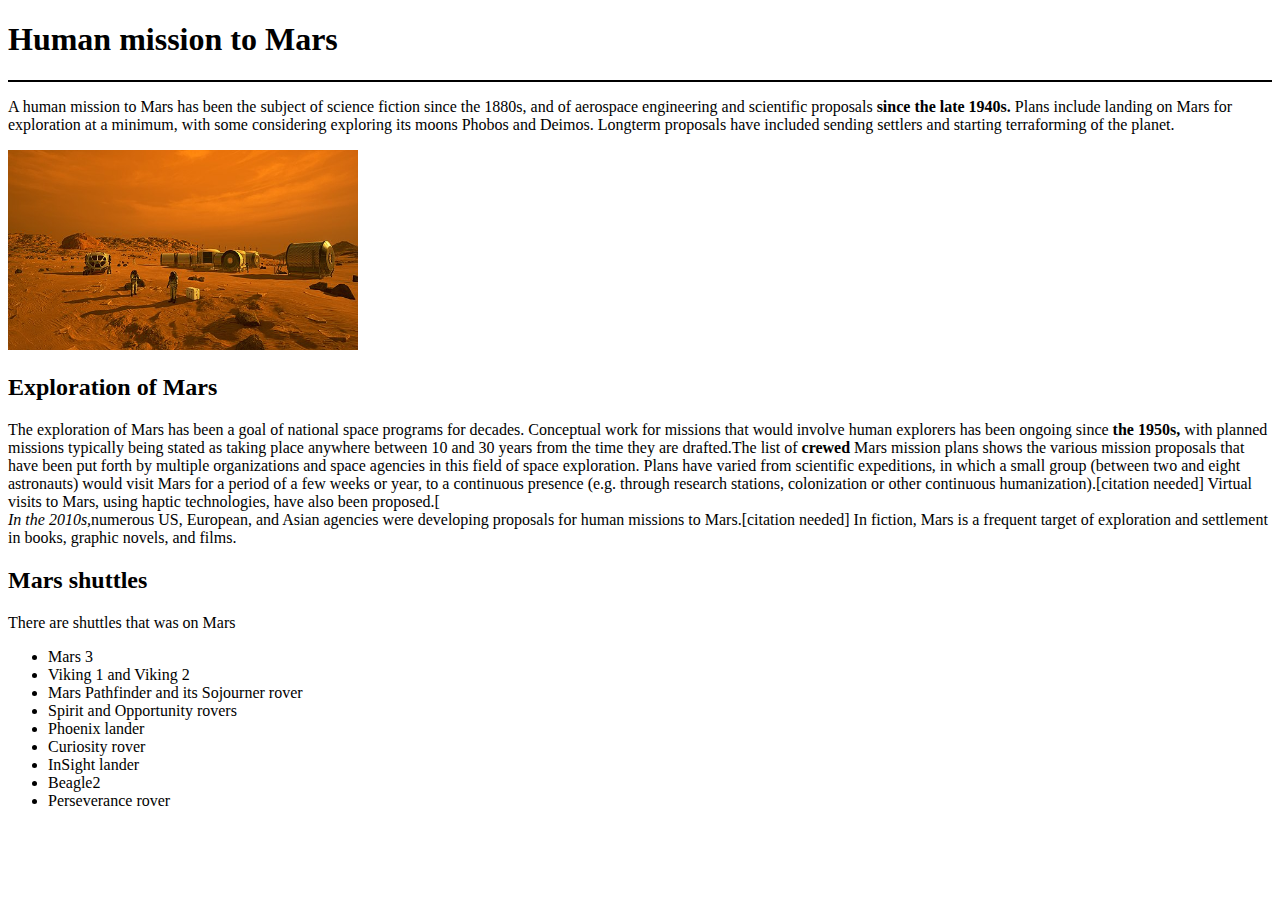
<file: HW_02/index.html>
<!DOCTYPE html>
<html lang="en">
<head>
    <meta charset="UTF-8">
    <meta http-equiv="X-UA-Compatible" content="IE=edge">
    <meta name="viewport" content="width=device-width, initial-scale=1.0">
    <title>Homework Mars</title>
</head>
<body>
    <h1>Human mission to Mars</h1>
    <hr color=black>
    <p>A human mission to Mars has been the subject of science fiction since the 1880s, and of aerospace engineering and scientific proposals <b>since the late 1940s.</b> Plans include landing on Mars for exploration at a minimum, with some considering exploring its moons Phobos and Deimos. Longterm proposals have included sending settlers and starting terraforming of the planet.</p>
    <img src="Mars.jpg" width="350" height="200" alt="Mars">
    <h2><b>Exploration of Mars</b></h2>
    <p>The exploration of Mars has been a goal of national space programs for decades. Conceptual work for missions that would involve human explorers has been ongoing since <b>the 1950s,</b> with planned missions typically being stated as taking place anywhere between 10 and 30 years from the time they are drafted.The list of <b>crewed</b> Mars mission plans shows the various mission proposals that have been put forth by multiple organizations and space agencies in this field of space exploration. Plans have varied from scientific expeditions, in which a small group (between two and eight astronauts) would visit Mars for a period of a few weeks or year, to a continuous presence (e.g. through research stations, colonization or other continuous humanization).[citation needed] Virtual visits to Mars, using haptic technologies, have also been proposed.[<br>
    <i>In the 2010s,</i>numerous US, European, and Asian agencies were developing proposals for human missions to Mars.[citation needed] In fiction, Mars is a frequent target of exploration and settlement in books, graphic novels, and films.</p>
    <h2><b>Mars shuttles</b></h2>
    <div>There are shuttles that was on Mars</div>
    <ul>
    <li>Mars 3</li>
    <li>Viking 1 and Viking 2</li>
    <li>Mars Pathfinder and its Sojourner rover</li>
    <li>Spirit and Opportunity rovers</li>
    <li>Phoenix lander</li>
    <li>Curiosity rover</li>
    <li>InSight lander</li>
    <li>Beagle2</li>
    <li>Perseverance rover</li>
</ul>
</body>
</html>
</file>
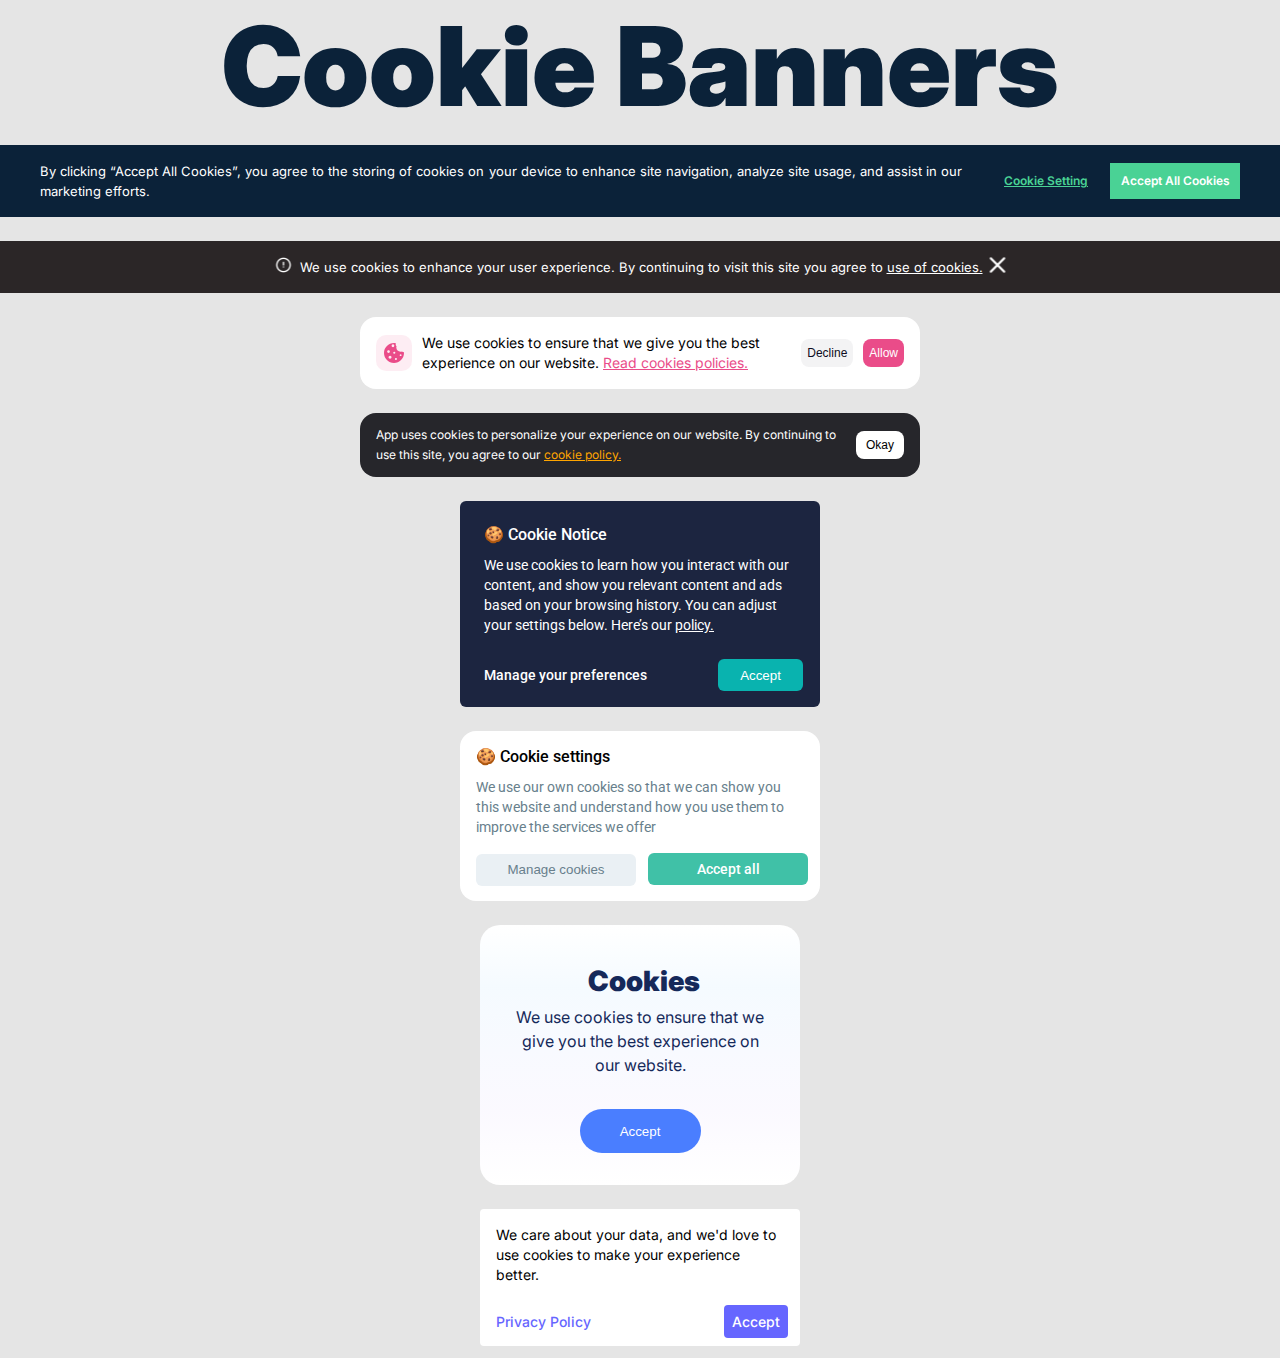
<file: HW_03/index.html>
<!DOCTYPE html>
<html lang="en">
<head>
    <meta charset="UTF-8">
    <meta http-equiv="X-UA-Compatible" content="IE=edge">
    <meta name="viewport" content="width=device-width, initial-scale=1.0">
    <link rel="stylesheet" href="Styles//reset.css">
   <link rel="stylesheet" href="Styles//style.css">
<link rel="preconnect" href="https://fonts.googleapis.com">
<link rel="preconnect" href="https://fonts.gstatic.com" crossorigin>
<link href="https://fonts.googleapis.com/css2?family=Inter:wght@400;600;900&family=Roboto:wght@400;500&display=swap" rel="stylesheet">
    
    <title>HW_3</title>
    
</head>
    <body>
        <h1 id ="Banners">Cookie Banners</h1>

        <div class = "dark-theme-cookie-message">
            <p>By clicking “Accept All Cookies”, you agree to the storing of cookies on your device to enhance site navigation, analyze site usage, and assist in our marketing efforts.</p>
            <a href = "#">Cookie Setting</a>
            <button>Accept All Cookies</button>
        </div>

        <div class = "banner-dark-grey-cookie">
            <div class="Image-1"><img src="Img//image 1.svg" alt="exclamation mark"></div>
            <p>We use cookies to enhance your user experience. By continuing to visit this site you agree to <a href="#"> use of cookies.</a></p>
            <div class="Image-2"><img src="Img//image 2.svg" alt="exit"></div>
        </div>

        <div class = "banner-read-cookies-police">
            <div class="Image3"><img src="Img//image 3.svg" alt="cookies"></div>
            <p>We use cookies to ensure that we give you the best experience on our website. <a href="#">Read cookies policies.</a></p>
            <button class="decline">Decline</button>
            <button class="allow">Allow</button>
        </div>

        <div class="banner-app-cookies">
        <p>App uses cookies to personalize your experience on our website. By continuing to use this site, you agree to our <a class="orange-link" href="#">cookie policy.</a></p>
        <button>Okay</button>
        </div>


        <div class="banner-cookie-notice">
            <h3>🍪 Cookie Notice</h3>
            <p class="p-main">We use cookies to learn how you interact with our content, and show you relevant content and ads based on your browsing history. You can adjust your settings below. Here’s our <span>policy.</span> </p> 
            <p class="p-other">Manage your preferences</p>
            <button>Accept</button>
        </div>

        <div class="banner-cookies-settings">
            <h3>🍪 Cookie settings</h3>
            <p>We use our own cookies so that we can show you this website and understand how you use them to improve the services we offer</p>
            <button class="manage">Manage cookies</button>
            <button class="accept-all">Accept all</button>
        </div>

        <div class="banner-cookies">
            <h1>Cookies</h1>
            <p>We use cookies to ensure that we give you the best experience on our website.</p>
            <button>Accept</button>
        </div>

        <div class="banner-data">
            <p>We care about your data, and we'd love to use cookies to make your experience better.</p>
            <a href="#">Privacy Policy</a>
            <button>Accept</button>
        </div>
    </body>
</html>
</file>
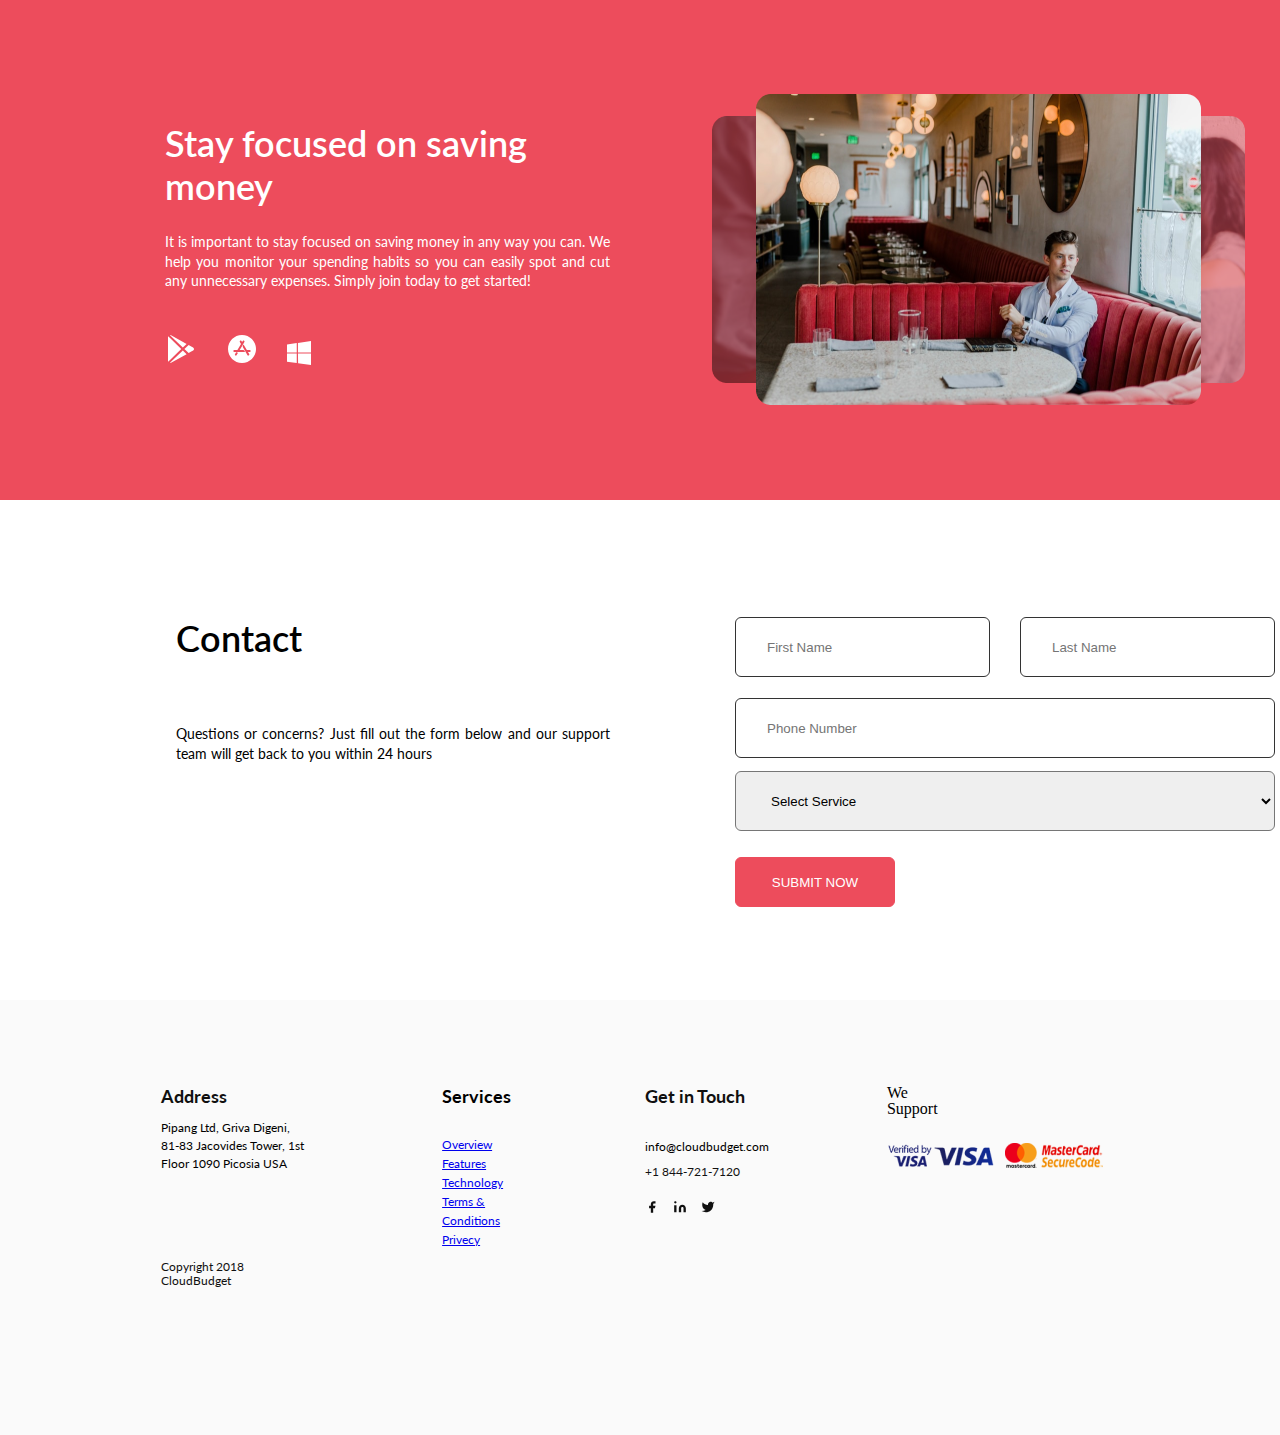
<file: HW_06/index.html>
<!DOCTYPE html>
<html lang="en">
<head>
    <meta charset="UTF-8">
    <meta http-equiv="X-UA-Compatible" content="IE=edge">
    <meta name="viewport" content="width=device-width, initial-scale=1.0">
    <link rel="preconnect" href="https://fonts.googleapis.com">
    <link rel="preconnect" href="https://fonts.gstatic.com" crossorigin>
    <link href="https://fonts.googleapis.com/css2?family=Lato&display=swap" rel="stylesheet">
    <link rel="stylesheet" href="Style/reset.css">
    <link rel="stylesheet" href="Style/style.css">
    <title>HW_6</title>
</head>
<body>
    <header class="main">
        <div class="container">
            <div class="main-container">
                <div class="left-side">
                    <div class="left-side-title"><h2>Stay focused on saving money</h2></div>
                    <p class="left-side-p">It is important to stay focused on saving money in any way you can. We help you monitor your spending habits so you can easily spot and cut any unnecessary expenses. Simply join today to get started!</p>
                        <a href="https://play.google.com/store/apps?hl=uk&gl=US" class="playmarket"><img src="Img/playmarket.svg" alt="PlayMarket"></a>
                        <a href="https://www.apple.com/ua/app-store/" class = "appstore"><img src="Img/appstore.svg" alt="AppStore"></a>
                        <a href="https://www.microsoft.com/uk-ua/store/apps/windows" class="windows"><img src="Img/windows.svg" alt="Windows"></a>
                </div>
                <div class="right-side">
                    <img src="Img/Slider.png" alt="main-container-photo" class="right-side-image">
                </div>
            </div>
        </div>
    </header>

    <main class="section-main">
        <div class="section">
            <div class="main-section">
                <div class="lef-side-section">
                    <h2 class="left-section-title">Contact</h2>
                    <p class="left-section-paragraph">Questions or concerns? Just fill out the form below and our support team will get back to you within 24 hours</p>
                </div>
                <div class="right-side-section">
                    <div class="first-input">
                        <input type="text" class="right-section-input1" placeholder="First Name">
                        <input type="text" class="right-section-input2" placeholder="Last Name">
                    </div>
                    
                        <input type="text" class="right-section-inputPhone" placeholder="Phone Number">
                        <select name= "Select Service" id="" class="submit">
                            <option value="value-1">Select Service</option>
                            <option value="value-2">Facebook</option>
                            <option value="value-3">Telegram</option>
                            <option value="value-4">Viber</option>
                        </select>
                            <button>SUBMIT NOW</button>
                        </div>
                </div>
            </div>
        </main>
        
         <footer class="footer">
            <div class="main-footer-container">
                <div class="footer-container">
                    <div class="footer-container1">
                        <h2 class="footer-title1">Address</h2>
                        <p class="footer-container-first-address">Pipang Ltd, Griva Digeni,
                            81-83 Jacovides Tower, 1st Floor
                            1090 Picosia USA</p>
                        <p class="footer-container-copyright1">Copyright 2018 CloudBudget</p>
                    </div>
                    <div class="footer-container2">
                        <h2 class="footer-title2">Services</h2>
                        <ul class="footer-container-list">
                            <li><a href="#">Overview</li></a>
                            <li><a href="#">Features</li></a>
                            <li><a href="#">Technology</li></a>
                            <li><a href="#">Terms & Conditions</li></a>
                            <li><a href="#">Privecy</li></a>
                        </ul>
                    </div>
                    <div class="footer-container3">
                        <h2 class="footer-title3">Get in Touch</h2>
                        <a  href="mailto:info@cloudbudget.com" class="e-mail">info@cloudbudget.com</a>
                        <a href="tel:+1 (844)-721-7120" class="number">+1 844-721-7120</a>
                        <ul class="social">
                            <li class="social-items"> <a href="https://www.facebook.com/"><img src="Img/feather-facebook.svg" alt="facebook"></a></li>
                            <li class="social-items"> <a href="linkedin.com"><img src="Img/feather-linkedin.svg" alt="-linkedin"></a></li>
                            <li class="social-items">  <a href="https://twitter.com/home?lang=uk"><img src="Img/feather-twitter.svg" alt="twitter"></a></li>
                        </ul>
                    </div>
                    <span s="footer-container4">
                        <h2 class="footer-title4">We Support</h2>

                        <img src="Img/secure-p.png" alt="secure-p" class="secure-p">
                
                    </span>
            </div>
        </footer>
    </body>
</html>
</file>
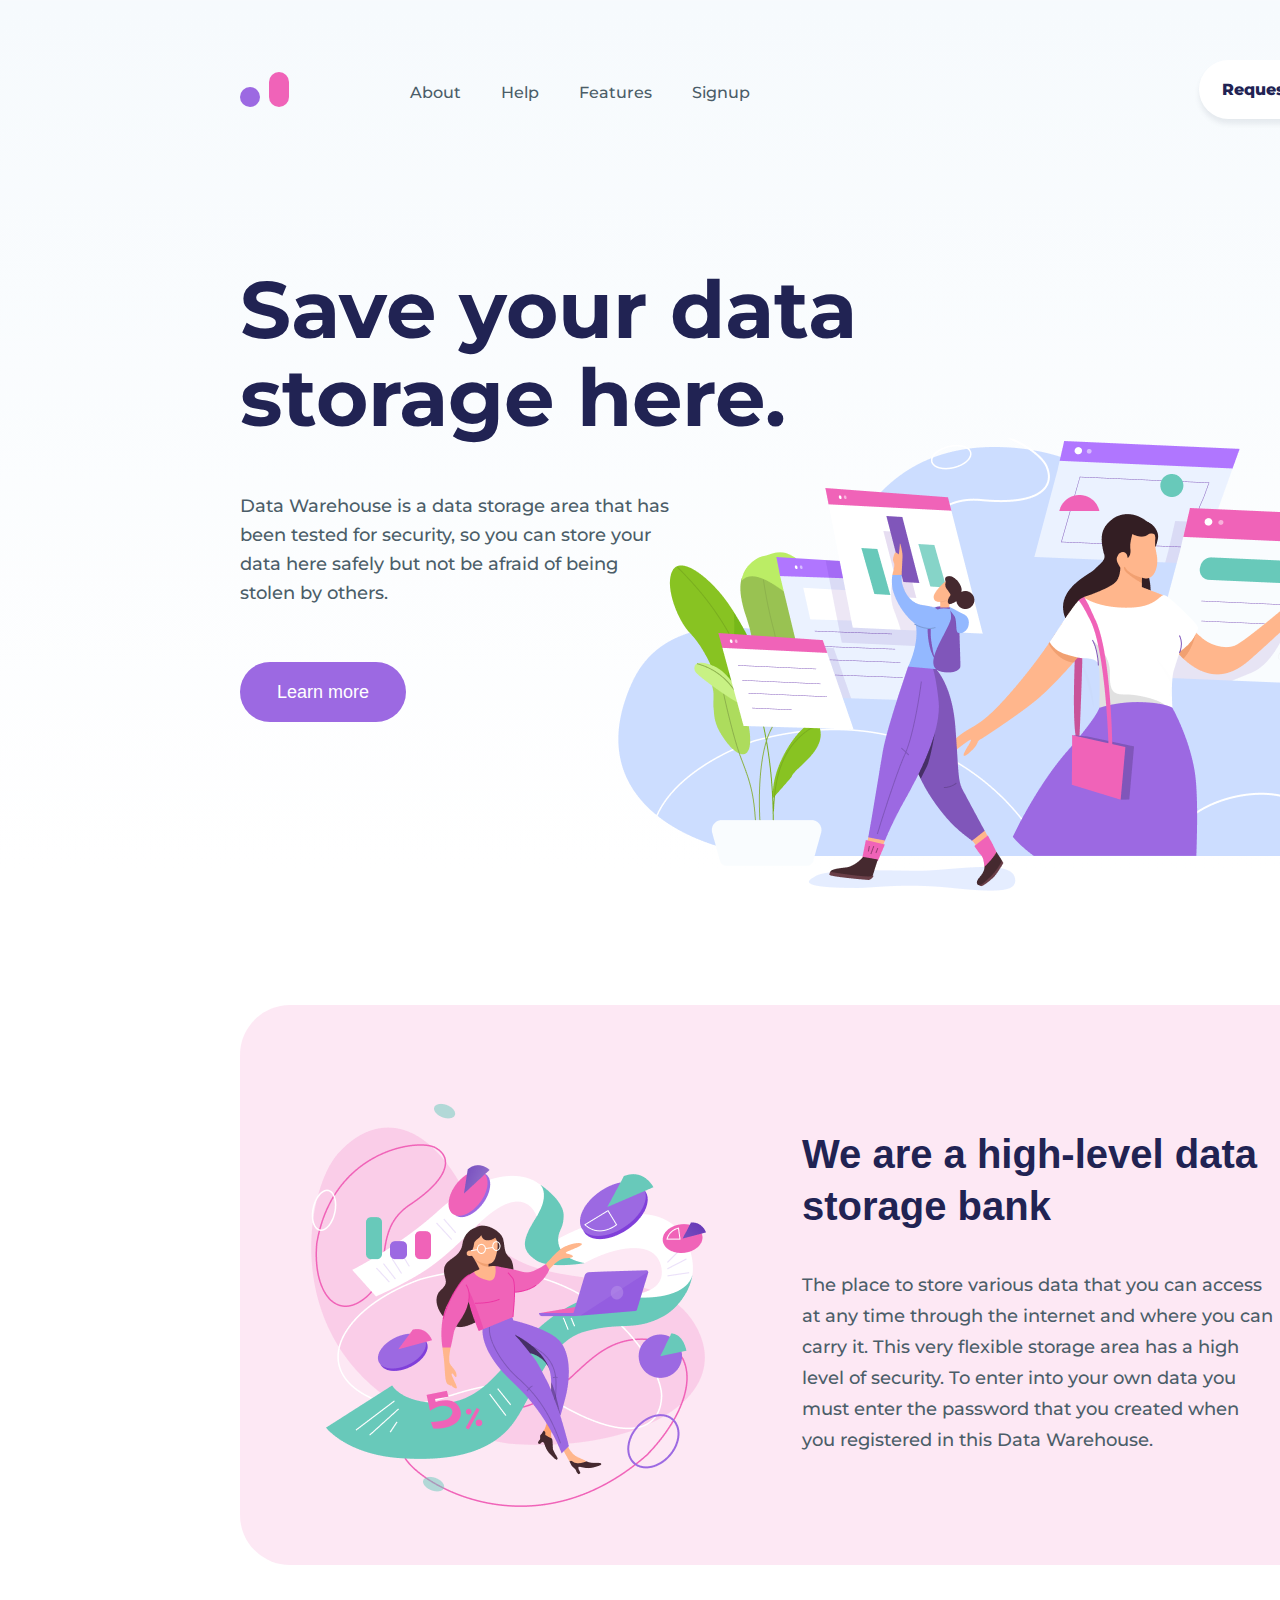
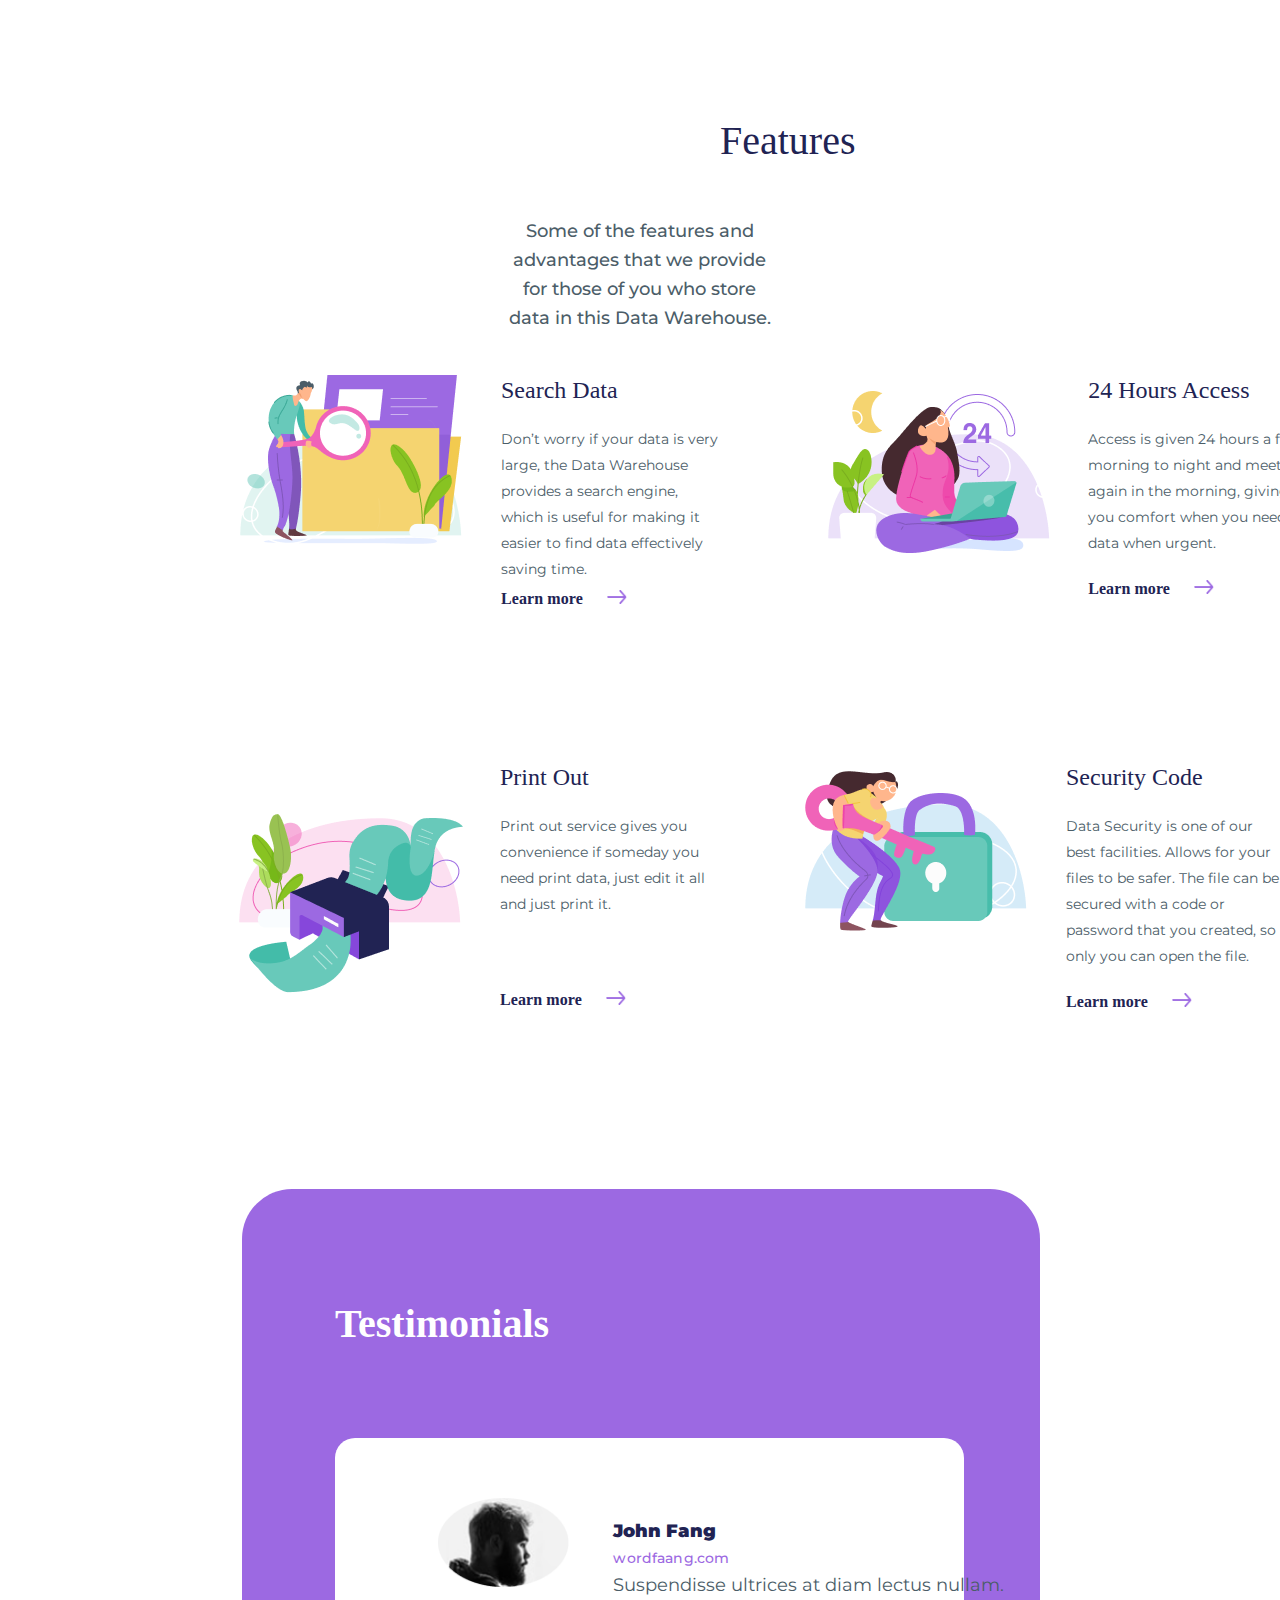
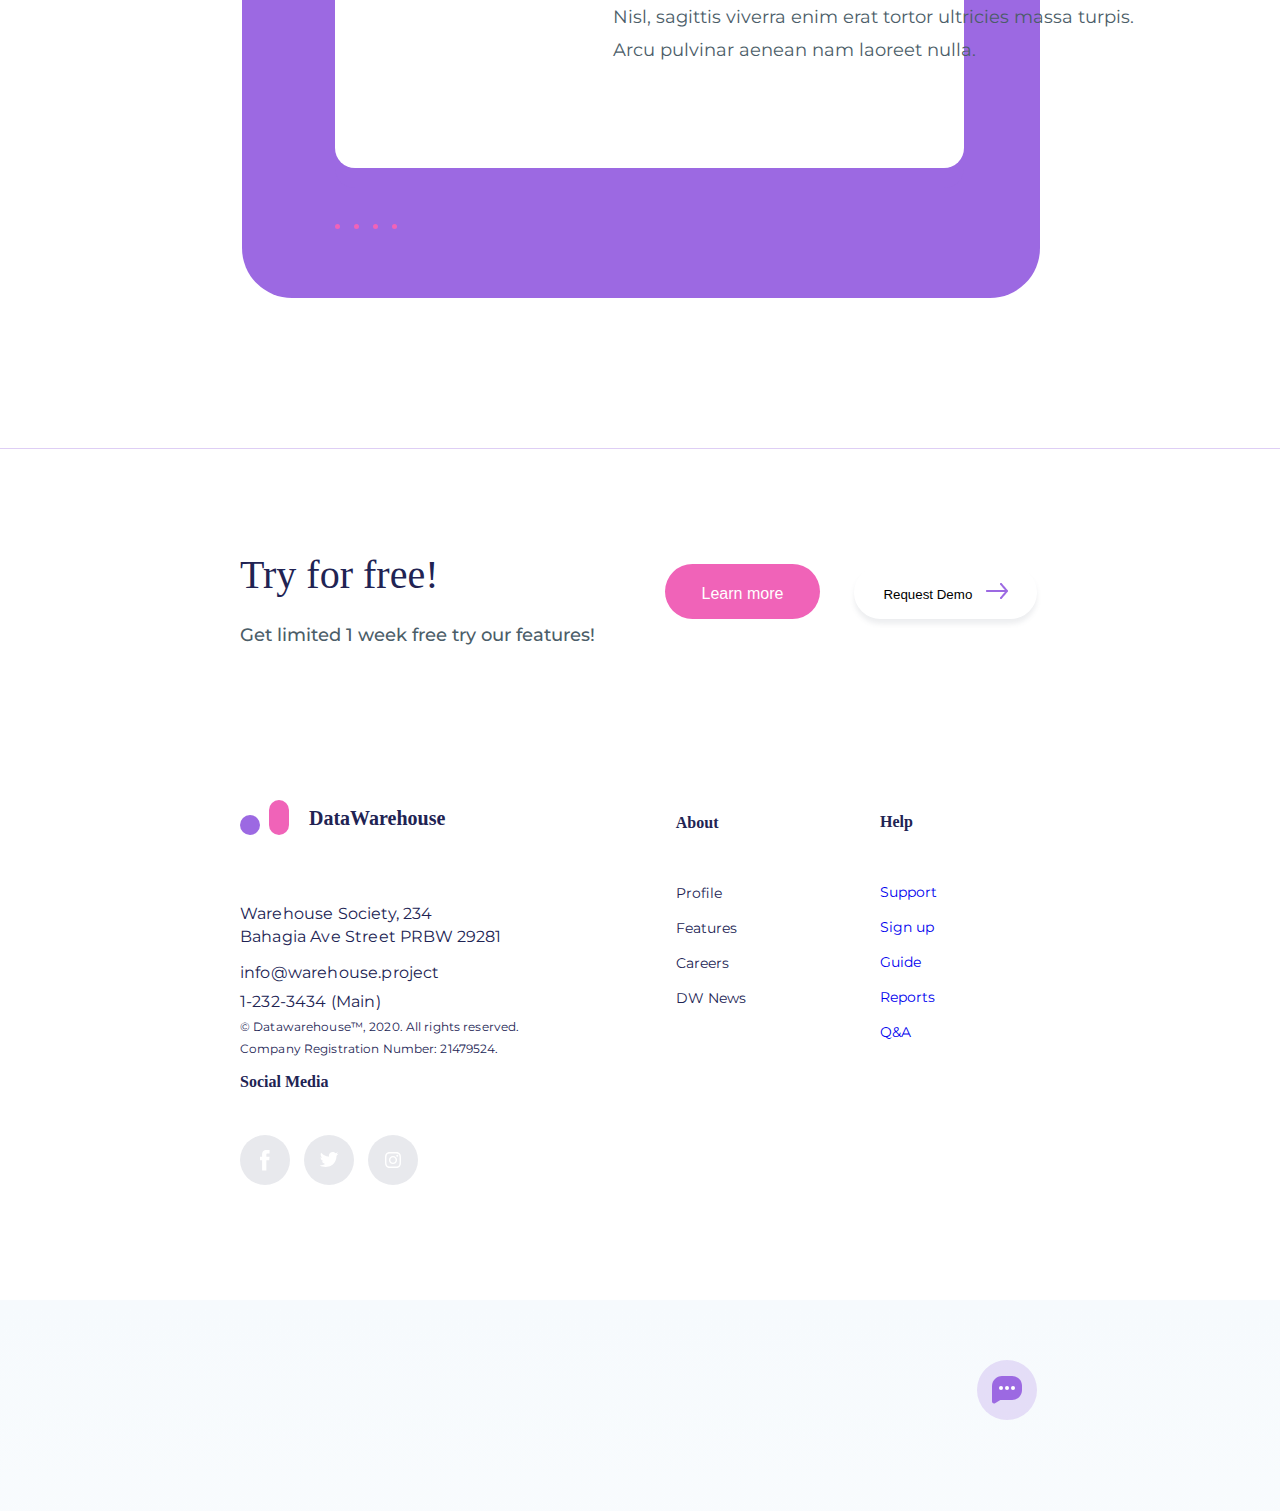
<file: HW_07/index.html>
<!DOCTYPE html>
<html lang="en">
  <head>
    <meta charset="UTF-8" />
    <meta http-equiv="X-UA-Compatible" content="IE=edge" />
    <meta name="viewport" content="width=device-width, initial-scale=1.0" />
    <link rel="stylesheet" href="Style/reset.css" />
    <link rel="stylesheet" href="Style/style.css" />
    <link rel="preconnect" href="https://fonts.googleapis.com">
    <link rel="preconnect" href="https://fonts.gstatic.com" crossorigin>
    <link href="https://fonts.googleapis.com/css2?family=Montserrat:wght@400;500;800&display=swap" rel="stylesheet">
    <title>HW_07</title>
  </head>
  <body>
    <div class="header-container">
      <div class="main-header">
        <a href="#"
          ><img src="Img/Logo.svg" alt="header-logo" class="logo-header"
        /></a>
        <ul class="header-menu">
          <li><a href="#" class="link-menu">About</a></li>
          <li><a href="#" class="link-menu">Help</a></li>
          <li><a href="#" class="link-menu">Features</a></li>
          <li><a href="#" class="link-menu">Signup</a></li>
        </ul>
        <button class="header-menu-button">
          <span>Request Demo</span>
          <img
            src="Img/1_1_arrows.png"
            alt="arrows"
            class="img-header-button"
          />
        </button>
      </div>
      <h2 class="header-title">Save your data storage here.</h2>
      <p class="header-text">
        Data Warehouse is a data storage area that has been tested for security,
        so you can store your data here safely but not be afraid of being stolen
        by others.
      </p>
      <button class="header-button">Learn more</button>
      <div class="backgroung-image"></div>
    </div>

    <main>
      <section class="information">
        <div class="information-container">
          <div class="information-container-left">
            <img
              src="Img//information-img.png"
              alt="information-img"
              class="information-img"
            />
          </div>
          <div class="information-container-right">
            <h2 class="information-title">
              We are a high-level data storage bank
            </h2>
            <p class="information-text">
              The place to store various data that you can access at any time
              through the internet and where you can carry it. This very
              flexible storage area has a high level of security. To enter into
              your own data you must enter the password that you created when
              you registered in this Data Warehouse.
            </p>
          </div>
        </div>
      </section>

      <section class="main">
        <h2 class="main-title">Features</h2>
        <p class="main-text">
          Some of the features and advantages that we provide for those of you
          who store data in this Data Warehouse.
        </p>
        <div class="banners">
          <div class="banner-first-pair">
            <section class="banner-1">
              <div class="left-side-1">
                <img
                  src="Img/1_1_banner.png"
                  alt="banner-img-1"
                  class="banner-img-1"
                />
              </div>
              <div class="right-side-1">
                <h2 class="title-1-1">Search Data</h2>
                <p class="text-1-banner">
                  Don’t worry if your data is very large, the Data Warehouse
                  provides a search engine, which is useful for making it easier
                  to find data effectively saving time.
                </p>
                <a href="#" class="a-banner-1">Learn more</a>
                <img src="Img/1_1_arrows.png" alt="arrow" class="arrows-1-1" />
              </div>
            </section>

            <section class="banner-2">
              <div class="left-side-2">
                <img
                  src="Img/2_1_banner.png"
                  alt="banner-img-2"
                  class="banner-img-2"
                />
              </div>
              <div class="right-side-2">
                <h2 class="title-1-2">24 Hours Access</h2>
                <p class="text-2-banner">
                  Access is given 24 hours a full morning to night and meet
                  again in the morning, giving you comfort when you need data
                  when urgent.
                </p>
                <a href="#" class="a-banner-2">Learn more</a>
                <img src="Img/1_1_arrows.png" alt="arrow" class="arrows-1-2" />
              </div>
            </section>
          </div>

          <div class="banner-second-pair">
            <section class="banner-3">
              <div class="left-side-3">
                <img
                  src="Img/3_1_banner.png"
                  alt="banner-img-3"
                  class="banner-img-3"
                />
              </div>
              <div class="right-side-3">
                <h2 class="title-1-3">Print Out</h2>
                <p class="text-3-banner">
                  Print out service gives you convenience if someday you need
                  print data, just edit it all and just print it.
                </p>
                <a href="#" class="a-banner-3">Learn more</a>
                <img src="Img/1_1_arrows.png" alt="arrow" class="arrows-1-3" />
              </div>
            </section>

            <section class="banner-4">
              <div class="left-side-4">
                <img
                  src="Img/4_1_banner.png"
                  alt="banner-img-4"
                  class="banner-img-4"
                />
              </div>
              <div class="right-side-4">
                <h2 class="title-1-4">Security Code</h2>
                <p class="text-4-banner">
                  Data Security is one of our best facilities. Allows for your
                  files to be safer. The file can be secured with a code or
                  password that you created, so only you can open the file.
                </p>
                <a href="#" class="a-banner-4">Learn more</a>
                <img src="Img/1_1_arrows.png" alt="arrow" class="arrows-1-4" />
              </div>
            </section>
          </div>
        </div>
      </section>

      <section class="feedback">
        <h2 class="testimonials">Testimonials</h2>
        <div class="list-point">
          <img src="Img/Ellipse-new.svg" alt="Point" class="point" />
          <img src="Img/Ellipse-new.svg" alt="Point" class="point" />
          <img src="Img/Ellipse-new.svg" alt="Point" class="point" />
          <img src="Img/Ellipse-new.svg" alt="Point" class="point" />
        </div>
        <div class="arrows">
          <img src="Img/feedback-arrow-1.svg" alt="arrow-1" class="arrow-1" />
          <img src="Img/feedback-arrow.svg" alt="" class="arrow-2" />
        </div>
        <div class="main-feedback">
          <div class="left-side">
            <img
              src="Img/Photo-feedback.png"
              alt="photo-feedback"
              class="photo-feedback"
            />
          </div>
          <div class="right-side">
            <h2 class="name">John Fang</h2>
            <a href="wordfaang.com" class="site">wordfaang.com</a>
            <p class="text-feedback">
              Suspendisse ultrices at diam lectus nullam. <br />
              Nisl, sagittis viverra enim erat tortor ultricies massa turpis.
              Arcu pulvinar aenean nam laoreet nulla.
            </p>
          </div>
        </div>
      </section>
    </main>

    <footer class="footer">
      <section class="footer-line">
        <div class="main-footer">
          <div class="wrapper">
            <h2 class="footer-title">Try for free!</h2>
            <div class="footer-buttons">
              <button class="lear">Learn more</button>
              <button class="request">
                Request Demo
                <img
                  src="Img/arrow-button.png"
                  alt="arrow-button"
                  class="arrow-button"
                />
              </button>
            </div>
          </div>
          <p class="footer-subtitle">
            Get limited 1 week free try our features!
          </p>
          <div class="nav">
            <section class="section-1">
              <div class="main-section-1">
                <img src="Img/Logo.svg" alt="logo-footer" class="logo-footer" />
                <h2 class="title-data">DataWarehouse</h2>
              </div>
              <p class="adress">
                Warehouse Society, 234 <br />
                Bahagia Ave Street PRBW 29281
              </p>
              <p ><a class="info" href="#">
                info@warehouse.project<br />
                1-232-3434 (Main)</a>
              </p>
              <p class="company">
                © Datawarehouse™, 2020. All rights reserved.<br />
                Company Registration Number: 21479524.
              </p>
            </section>
            <section class="section-2">
              <h2 class="about-title">About</h2>
              <ul class="about">
                <li > <a class="about-li" href="#"> Profile</a></li>
                <li > <a class="about-li" href="#"> Features</a</li>
                <li > <a class="about-li" href="#"> Careers</a></li>
                <li > <a class="about-li" href="#">DW News</a></li>
              </ul>
            </section>
            <section class="section-3">
              <h2 class="help-title">Help</h2>
              <ul class="help-menu">
                <li> <a class="help-menu-items" href="#"> Support</a></li>
                <li> <a class="help-menu-items" href="#"> Sign up</a></li>
                <li> <a class="help-menu-items" href="#"> Guide</a></li>
                <li> <a class="help-menu-items" href="#"> Reports</a></li>
                <li> <a class="help-menu-items" href="#"> Q&A</a></li>
              </ul>
            </section>
            <section class="section-4">
              <h2 class="social">Social Media</h2>
              <ul class="sm">
                <li class="sm-photo"><a href="#"> <img src="Img/facebook.svg" alt="facebook"/></a>
                </li>
                <li class="sm-photo"><a href="#"><img src="Img/twitter.svg" alt="twitter"/> </a> 
                </li>
                <li class="sm-photo"><a href="#"><img src="Img/insta.svg" alt="insta"/></a>
                </li>
              </ul>
            </section>
            <div class="chat"><img src="Img/chat.svg" alt="chat" /></div>
          </div>
        </div>
      </section>
    </footer>
  </body>
</html>
</file>
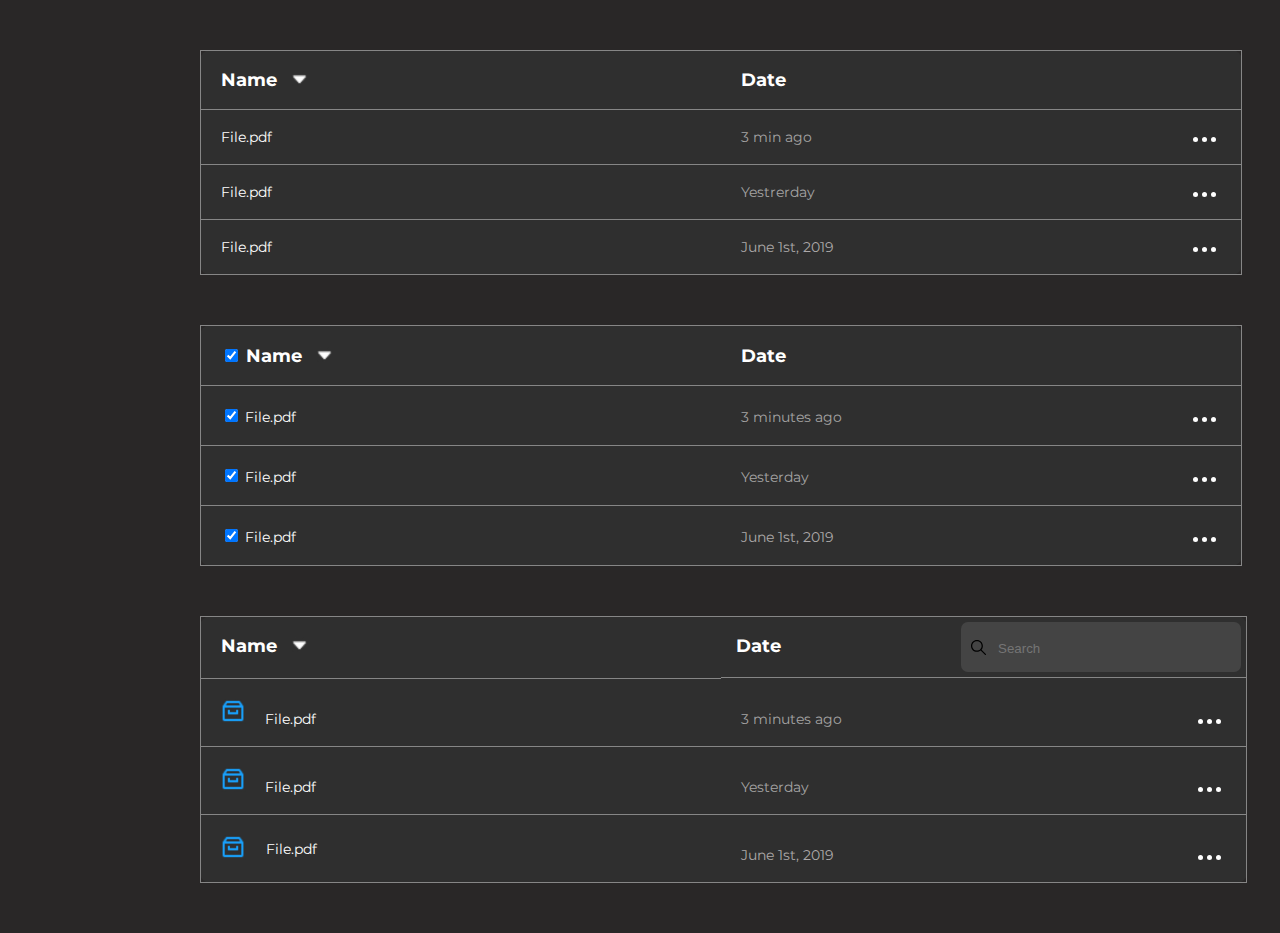
<file: HW_08/index.html>
<!DOCTYPE html>
<html lang="en">
  <head>
    <meta charset="UTF-8" />
    <meta http-equiv="X-UA-Compatible" content="IE=edge" />
    <meta name="viewport" content="width=device-width, initial-scale=1.0" />
    <link rel="stylesheet" href="Css/reset.css">
    <link rel="stylesheet" href="Css/style.css">
    <link rel="preconnect" href="https://fonts.googleapis.com">
  <link rel="preconnect" href="https://fonts.gstatic.com" crossorigin>
  <link href="https://fonts.googleapis.com/css2?family=Montserrat:wght@300;400;500&display=swap" rel="stylesheet">
    <title>HW_08</title>
  </head>
  <body>
    <div class="wrap">
    <div class="wrapper">
      <table class="border">
        <thead>
          <tr class="border-bottom">
          <th class="left-heading"> Name <img src="Img/white-triangle.png" alt="Triangle" class="triangle"></th>
          <th class="right-heading">Date 
        </tr>
      </thead>
      <tbody>
      <tr>
        <td class="left-side">File.pdf</td>
        <td class="right-side-point">3 min ago
          <ul class="point-ul">
            <img src="Img/Ellipse.svg" alt="point" class="point">
            <img src="Img/Ellipse.svg" alt="point" class="point">
            <img src="Img/Ellipse.svg" alt="point" class="point">
          </ul>
      </tr>
      <tr>
        <td class="left-side">File.pdf</td>
        <td class="right-side-point">Yestrerday
          <ul class="point-ul">
          <img src="Img/Ellipse.svg" alt="point" class="point">
          <img src="Img/Ellipse.svg" alt="point" class="point">
          <img src="Img/Ellipse.svg" alt="point" class="point">
        </ul>
        </td>
      </tr>
      <tr>
        <td class="left-side-last">File.pdf</td>
        <td class="right-side-point-last">June 1st, 2019
          <ul class="point-ul">
            <img src="Img/Ellipse.svg" alt="point" class="point">
            <img src="Img/Ellipse.svg" alt="point" class="point">
            <img src="Img/Ellipse.svg" alt="point" class="point">
          </ul>
        </td>
      </tr>
    </tbody>
   </table>



   <table class="border">
     <thead>
       <tr>
         <th class="left-heading-triangle">
           <form action="#" class="name">
             <input id="name" type="checkbox" name="Name" value="file" checked>
             <label for="name">Name</label> 
           </form>
           <img src="Img/white-triangle.png" alt="white-triangle" class="triangle">
         </th>
         <th class="right-heading">Date</th>
       </tr>
     </thead>
    <tbody>
      <tr>
        <td class="left-side-choice">
          <form action="#" class="file">
            <input id="file" type="checkbox" name="File.pdf" value="file" checked>
            <label for="file">File.pdf</label> 
        </td>
        <td class="right-side-point">3 minutes ago
          <ul class="point-ul">
            <img src="Img/Ellipse.svg" alt="point" class="point">
            <img src="Img/Ellipse.svg" alt="point" class="point">
            <img src="Img/Ellipse.svg" alt="point" class="point">
          </ul>
        </td>
      </tr>
      <tr>
        <td class="left-side-choice">
          <form action="#" class="file">
            <input id="file" type="checkbox" name="File.pdf" value="file" checked>
            <label for="file">File.pdf</label> 
        </td>
        <td class="right-side-point">Yesterday
          <ul class="point-ul">
            <img src="Img/Ellipse.svg" alt="point" class="point">
            <img src="Img/Ellipse.svg" alt="point" class="point">
            <img src="Img/Ellipse.svg" alt="point" class="point">
          </ul>
        </td>
      </tr>
      <tr>
        <td class="left-side-choice-last">
          <form action="#" class="file">
            <input id="file" type="checkbox" name="File.pdf" value="file" checked>
            <label for="file">File.pdf</label> 
        </td>
        <td class="right-side-point-last">June 1st, 2019
          <ul class="point-ul">
            <img src="Img/Ellipse.svg" alt="point" class="point">
            <img src="Img/Ellipse.svg" alt="point" class="point">
            <img src="Img/Ellipse.svg" alt="point" class="point">
          </ul>
        </td>
      </tr>
    </tbody>
   </table>


      <table class="border">
        <thead>
            <tr class="last-border">
              <th class="left-heading">Name <img src="Img/white-triangle.png" alt="Triangle" class="triangle"></th>
              <th class="right-heading-search">
                <div class="data">Date </div>
                <div>
                <form class="search-huge" action="#">
                  <input type="text" class="search" placeholder="Search">
                </div>
              </form>
              </th>
            </tr>
          </thead>
          <tbody>
            <tr>
            <td class="left-side-folder"><img class="folder" src="Img/papka.png" alt="folder"> <p class="relative">File.pdf</p> </td>
            <td class="right-side-point">3 minutes ago
              <ul class="point-ul">
                <img src="Img/Ellipse.svg" alt="point" class="point">
                <img src="Img/Ellipse.svg" alt="point" class="point">
                <img src="Img/Ellipse.svg" alt="point" class="point">
              </ul>
            </td>
            </tr>
            <tr>
              <td class="left-side-folder"><img class="folder" src="Img/papka.png" alt="folder"> <p class="relative">File.pdf</p> </td>
              <td class="right-side-point">Yesterday
                <ul class="point-ul">
                  <img src="Img/Ellipse.svg" alt="point" class="point">
                  <img src="Img/Ellipse.svg" alt="point" class="point">
                  <img src="Img/Ellipse.svg" alt="point" class="point">
                </ul>
              </td>
              </tr>
              <tr>
                <td class="left-side-folder-last"><img class="folder" src="Img/papka.png" alt="folder"> <p class="relative-last">File.pdf</p> </td>
                <td class="right-side-point-last">June 1st, 2019
                  <ul class="point-ul">
                    <img src="Img/Ellipse.svg" alt="point" class="point">
                    <img src="Img/Ellipse.svg" alt="point" class="point">
                    <img src="Img/Ellipse.svg" alt="point" class="point">
                  </ul>
                </td>
                </tr>
          </tbody>
        </table>
    </div>
  </div>
  </body>
</html>
</file>
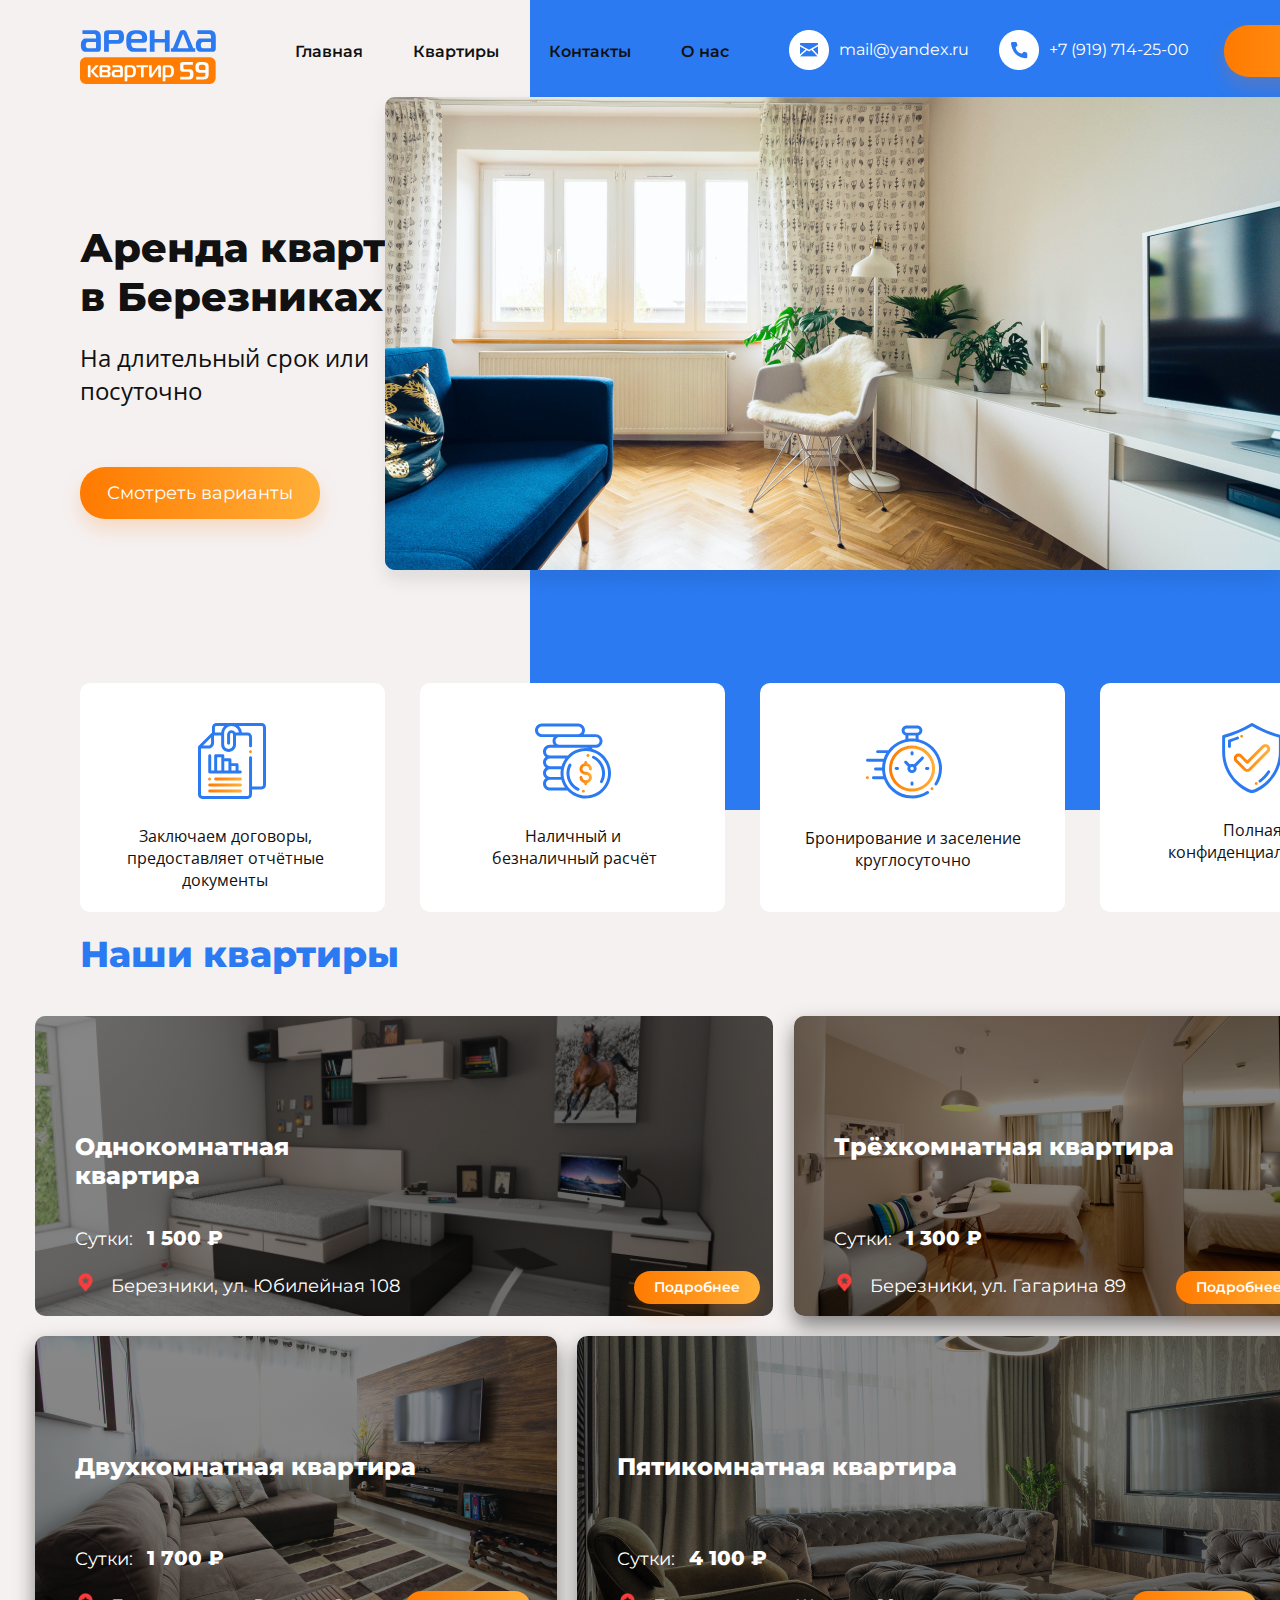
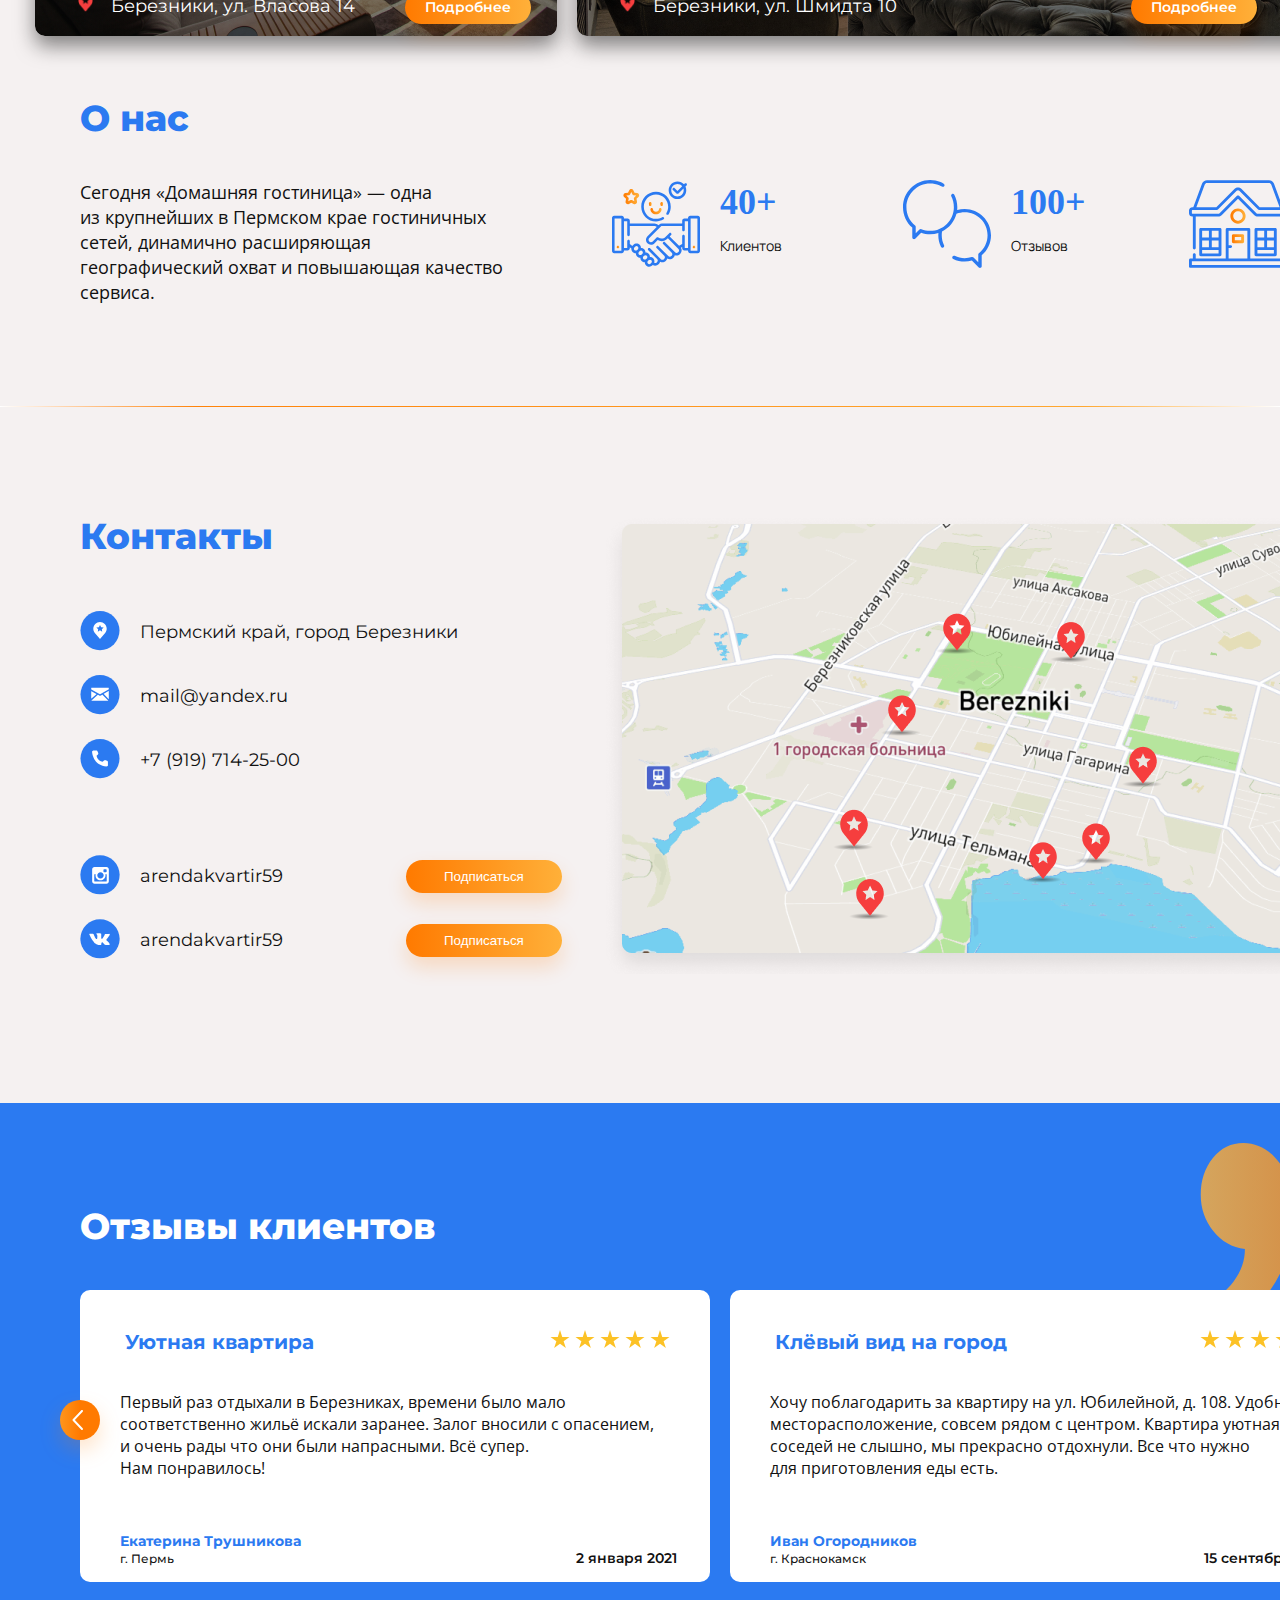
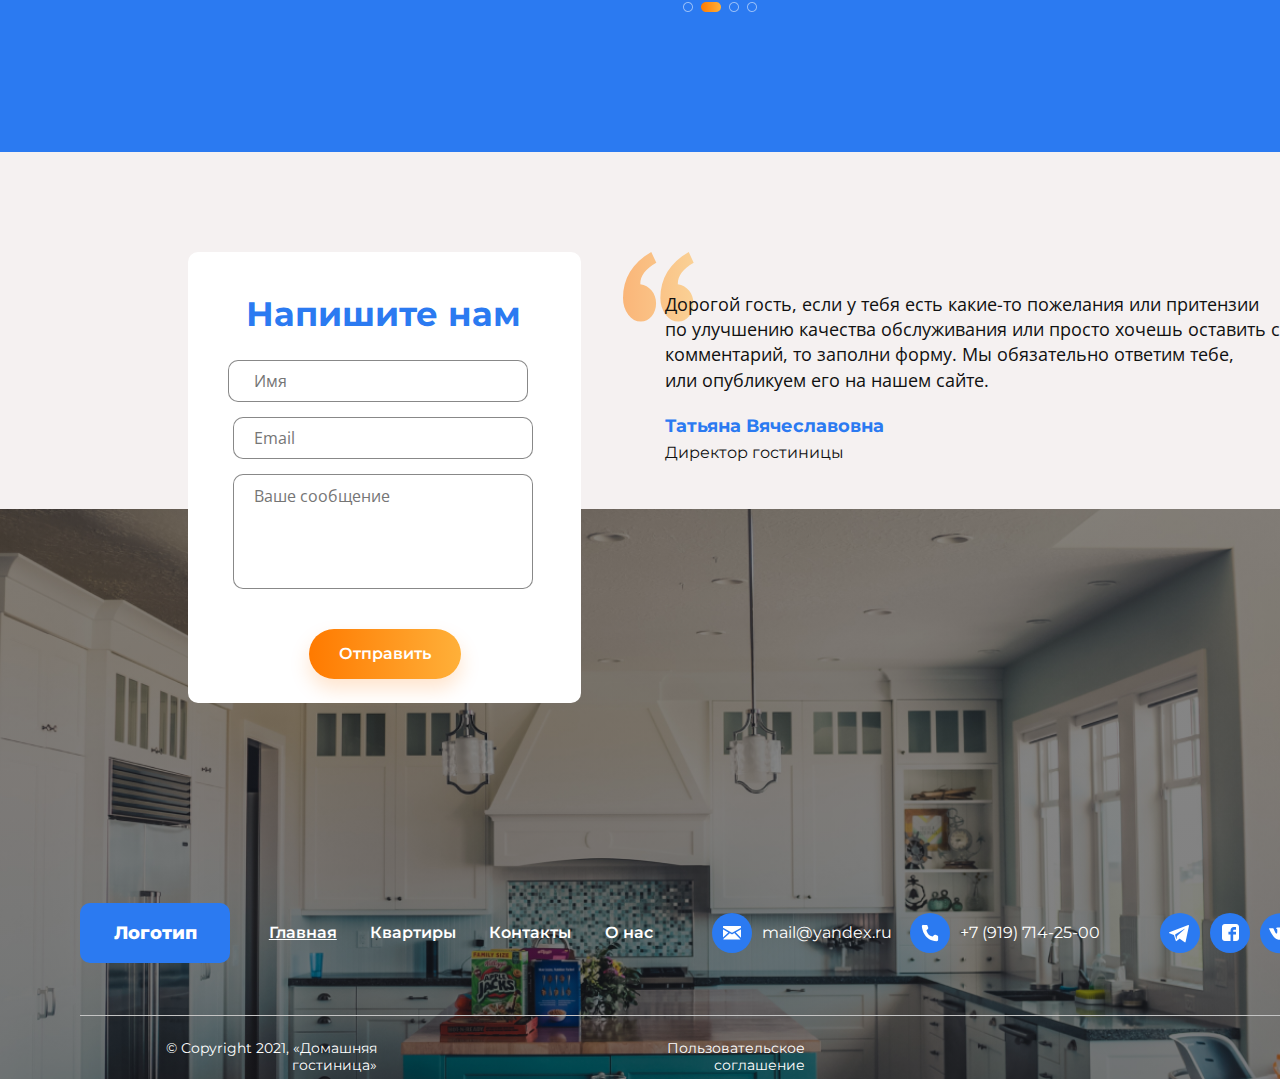
<file: HW_09/index.html>
<!DOCTYPE html>
<html lang="en">
  <head>
    <meta charset="UTF-8" />
    <meta http-equiv="X-UA-Compatible" content="IE=edge" />
    <meta name="viewport" content="width=device-width, initial-scale=1.0" />
    <link rel="preconnect" href="https://fonts.googleapis.com" />
    <link rel="preconnect" href="https://fonts.gstatic.com" crossorigin />
    <link
      href="https://fonts.googleapis.com/css2?family=Montserrat:wght@400;600;800&display=swap"
      rel="stylesheet"
    />
   
    <link rel="preconnect" href="https://fonts.gstatic.com" crossorigin />
    <link
      href="https://fonts.googleapis.com/css2?family=Open+Sans:wght@400&display=swap"
      rel="stylesheet"
    />
    
    <link rel="preconnect" href="https://fonts.gstatic.com" crossorigin>
    <link href="https://fonts.googleapis.com/css2?family=Manrope:wght@400&display=swap" rel="stylesheet">

    <link rel="stylesheet" href="Style/reset.css" />
    <link rel="stylesheet" href="Style/style.css" />
    <title>HW_09</title>
  </head>
  <body>
    <div class="wrap">
      <div class="wrapper">
        <div class="header">
          <div class="logo-header">
            <img src="Img/logo.svg" alt="logo-header" />
          </div>
          <ul class="menu">
            <li class="menu-items">Главная</li>
            <li class="menu-items">Квартиры</li>
            <li class="menu-items">Контакты</li>
            <li class="menu-items">О нас</li>
          </ul>
          <div class="mail">
            <img src="Img/mail.png" alt="logo-mail" class="logo-mail" />
            <a href="mail@yandex.ru" class="mail-href"> mail@yandex.ru</a>
          </div>
          <div class="phone">
            <img
              src="Img/phone.png"
              alt="logo-phone-number"
              class="logo-number"
            />
            <a href="+7 (919) 714-25-00" class="phone-number">
              +7 (919) 714-25-00</a
            >
          </div>
          <button class="menu-button">Заказать звонок</button>
        </div>

        <section class="block-1">
          <div class="group-1">
            <h2 class="main-rent">Аренда квартир в Березниках</h2>
            <h3 class="rent">На длительный срок или посуточно</h3>
            <button class="block-1-button">Смотреть варианты</button>
          </div>
          <div class="block-1-flat">
            <img src="Img/section-1-flat.png" alt="flat"/>
          </div>
          <div class="grid-block-1">
            <div class="grid-list">
              <img class="img-documents" src="Img/documents.svg" alt="documents" /><p class="text-documents"> Заключаем
              договоры, предоставляет отчётные документы</p>
            </div>
            <div class="grid-list">
              <img class="img-money" src="Img/money.svg" alt="money" /> <p>Наличный и <br> безналичный
              расчёт</p>
            </div>
            <div class="grid-list">
              <img class="img-time" src="Img/time.svg" alt="time" /> <p>Бронирование и заселение
              круглосуточно</p>
            </div>
            <div class="grid-list">
              <img class="img-security" src="Img/security.svg" alt="security" /> <p>Полная <br>
              конфиденциальность</p>
            </div>
            </div>
          </div>
        </section>


        <section class="Our-Flats">
          <h2 class="title-block-2">Наши квартиры</h2>
          <div class="flex-flats">
          <div class="block-2-grid">
            
            <section class="flat-1">
              <h2 class="title-block">Однокомнатная квартира</h2>  
            <span class="text-day">Сутки:</span>
            <span class="text-cost"> 1 500 ₽ </span>
            <div>
              <img class="location-point" src="Img/Vector.png" alt="Vector">
              <a href="#" class="text-location">Березники, ул. Юбилейная 108</a>
             <button class="details">Подробнее</button>
              <div>
            </section>

            <div class="flat-2"> 
              <h2 class="title-block">Трёхкомнатная квартира</h2>  
              <span class="text-day">Сутки:</span>
              <span class="text-cost"> 1 300 ₽ </span>
              <div >
                <img class="location-point" src="Img/Vector.png" alt="Vector">
                <a href="#" class="text-location">Березники, ул. Гагарина 89</a>
             <button class="details-less">Подробнее</button>
              </div>
            </div>

            <div class="flat-3"> 
              <h2 class="title-block">Двухкомнатная квартира</h2>  
              <span class="text-day">Сутки:</span>
              <span class="text-cost"> 1 700 ₽ </span>
              <div >
                <img class="location-point" src="Img/Vector.png" alt="Vector">
                <a href="#" class="text-location">Березники, ул. Власова 14</a>
              <button class="details-less">Подробнее</button>
              </div>
            </div>

            <div class="flat-4">
              <h2 class="title-block">Пятикомнатная квартира</h2>  
              <span class="text-day">Сутки:</span>
              <span class="text-cost"> 4 100 ₽ </span>
              <div >
                <img class="location-point" src="Img/Vector.png" alt="Vector">
                <a href="#" class="text-location">Березники, ул. Шмидта 10</a>
                <button class="details">Подробнее</button>
            </div>
            </div>
          </div>
        </div>
        </section>

        <section class="about-us">
          <h2 class="about-us-title">О нас</h2>
          <div class="main-about-us">
            <p class="about-us-subtitle">
              Сегодня «Домашняя гостиница» — одна из крупнейших в Пермском крае гостиничных сетей, динамично расширяющая географический охват и повышающая качество сервиса.
            </p>
            <div class="stats">
              <div class="customers">
                <img src="Img/about-us-deal.svg" alt="customers">
                <div class="left-side">
                <span class="about-us-number">40+</span>
                <span class="about-us-text">Клиентов</span>
              </div>
            </div>
              <div class="reviews">
                <img src="Img/about-us-feedback.svg" alt="feedback">
                <div class="left-side">
                <span class="about-us-number">100+</span>
                <span class="about-us-text">Отзывов</span>
              </div>
              </div>
              <div class="apartments">
                <img src="Img/about-us-home.svg" alt="apartments">
                <div class="left-side">
                <span class="about-us-number">9</span>
                <span class="about-us-text">Квартир</span>
              </div>
              </div>
            </div>
           
            </div>
        </section>

          <img src="Img/line.png" alt="line" class="line">

        <section class="contacts"> 
          <div class="main-contacts">
            <div class="left-contacts">
              <h2 class="contacts-title">Контакты</h2>
              <ul class="info">
                <li class="info-items">
                  <img src="Img/contacts-location.svg" alt="" class="contacts-img">
                  <span class="contacts-text">Пермский край, город Березники</span>
                </li>

                <li class="info-items">
                  <img src="Img/contacts-mail.svg" alt="" class="contacts-img">
                  <a href="mail@yandex.ru" class="contacts-text">mail@yandex.ru</a>
                </li>
               

                <li class="info-items">
                  <img src="Img/contacts-phone.svg" alt="" class="contacts-img">
                  <a href="+7 (919) 714-25-00" class="contacts-text">+7 (919) 714-25-00</a>
                </li>
              </ul>
              <ul class="contacts-social">
                <li  class="info-items-social">
                  <img src="Img/instagramm.svg" alt="" class="contacts-social-img">
                  <a href="instagram.com/arendakvartir59/" class="socail">arendakvartir59</a>
                  <button class="subscribe-button">Подписаться</button>
                </li>

                <li class="info-items-social">
                  <img src="Img/vk.svg" alt="" class="contacts-social-img">
                  <a href="https://vk.com/arendakvartir59" class="socail">arendakvartir59</a>
                  <button class="subscribe-button">Подписаться</button>
                </li>
              </ul>
            </div>
            <div class="right-contacts"> </div>
          </div>
         </section>

         <section class="feedback">
          <h2 class="feedback-title">Отзывы клиентов</h2>
          <div class="main-feedback">
            <div class="feedback-1">
              <img src="Img/left-cursor.svg" alt="left-cursor" class="cursor-1">
              <h3 class="title-feedback">
                Уютная квартира
              </h3>
              <ul class="star">
                <li><img src="Img/Star.svg" alt="Star" class="star"></li>
                <li><img src="Img/Star.svg" alt="Star" class="star"></li>
                <li><img src="Img/Star.svg" alt="Star" class="star"></li>
                <li><img src="Img/Star.svg" alt="Star" class="star"></li>
                <li><img src="Img/Star.svg" alt="Star" class="star"></li>
              </ul>
              <span class="text-feedback">Первый раз отдыхали в Березниках, времени было мало соответственно жильё искали заранее. Залог вносили с опасением, и очень рады что они были напрасными. Всё супер. Нам понравилось!</span>
             <div>
              <span class="author-feedback">Екатерина Трушникова</span>
              <div>
              <span class="city-feedback-1">г. Пермь</span>
              <span class="date-feedback">2 января 2021</span>
            </div> 
          </div>
            </div>
            <div class="feedback-2">
              <img src="Img/right-cursor.svg" alt="right-cursor" class="cursor-2">
              <h3 class="title-feedback"> 
                Клёвый вид на город
              </h3>
              <ul class="star">
                <li><img src="Img/Star.svg" alt="Star" class="star"></li>
                <li><img src="Img/Star.svg" alt="Star" class="star"></li>
                <li><img src="Img/Star.svg" alt="Star" class="star"></li>
                <li><img src="Img/Star.svg" alt="Star" class="star"></li>
                <li><img src="Img/Star.svg" alt="Star" class="star"></li>
              </ul>
              <span class="text-feedback">Хочу поблагодарить за квартиру на ул. Юбилейной, д. 108. Удобное месторасположение, совсем рядом с центром. Квартира уютная, соседей не слышно, мы прекрасно отдохнули. Все что нужно для приготовления еды есть.</span>
              <div>
              <span class="author-feedback">Иван Огородников</span>
              <div>
              <span class="city-feedback-2">г. Краснокамск</span>
              <span class="date-feedback">15 сентября 2019</span>
              </div>
            </div>
           <div>
          </div>
         </div>
            <img src="Img/Slider.png" alt="Slider" class="choose">
        </div>
      </section>

<div class="bg-img">
      <section class="write-feedback">
        <div class="bg-footer">
        <div class="main-write-feedback">
          <div class="feedback-left-side">
            <h2 class="title-left-side">Напишите нам</h2>
            <form action="#">
              <label for="first-name" hidden>First name </label>
              <input type="text" id="#" class="name-input" placeholder="Имя">
              <label for="write-email" hidden>Email </label>
              <input type="email" class="email-input" placeholder="Email">
              <label for="Text-message" hidden>Text Message </label>
              <textarea class="text-feedback-left-side" name="textarea" placeholder="Ваше сообщение"></textarea> <br>
              <button class="button-input">Отправить</button>
            </form>
          </div>

          <div class="feedback-right-side">
            <span class="text-feedback-right-side">Дорогой гость, если у тебя есть какие-то пожелания или притензии по улучшению качества обслуживания или просто хочешь оставить свой комментарий, то заполни форму. Мы обязательно ответим тебе, или опубликуем его на нашем сайте.</span>
            <span class="name-staff">Татьяна Вячеславовна</span>
            <span class="staff-position">Директор гостиницы</span>
          </div>
        </div>
        </div>
      </section>
      

      <footer>
        <section class="footer">
          <div class="main-footer">
            <button class="footer-button">Логотип</button>
            <ul class="footer-menu">
              <li class="footer-menu-items">Главная</li>
              <li class="footer-menu-items">Квартиры</li>
              <li class="footer-menu-items">Контакты</li>
              <li class="footer-menu-items">О нас</li>
            </ul>
            <div class="mail-footer">
              <img src="Img/footer-mail.svg" alt="footer-mail">
              <a href="mail@yandex.ru" class="footer-email" id="#">mail@yandex.ru</a>
            </div>
            <div class="phone-footer">
              <img src="Img/footer-phone.svg" alt="footer-phone">
              <a href="+7 (919) 714-25-00" id="#">+7 (919) 714-25-00</a>
            </div>
            
            <ul class="list-social">
              <li class="list-social-items">  <a href="https://web.telegram.org/k/"><img src="Img/telegramm.svg" alt="telegramm"></a></li>
              <li class="list-social-items">  <a href="https://www.facebook.com/"></a> <img src="Img/facebook.svg" alt="facebook"></a> </li>
              <li class="list-social-items">  <a href="https://vk.com "></a><img src="Img/vk.svg" alt="vk"></a></li>
              <li class="list-social-items">  <a href="https://www.instagram.com/"><img src="Img/instagramm.svg" alt="instagramm"></a></li>
            </ul>
          
          
          </div>
        </section>
          
        <img src="Img/Devider.jpg" alt="devider" class="devider">
        
        <div class="copyright">
            <span class="copyright-2021">© Copyright 2021, «Домашняя гостиница»</span>
            <span class="user-accept">Пользовательское соглашение</span>
          </div>
      </footer>
      </div>
      </div>
    </div>
  </body>
</html>
</file>
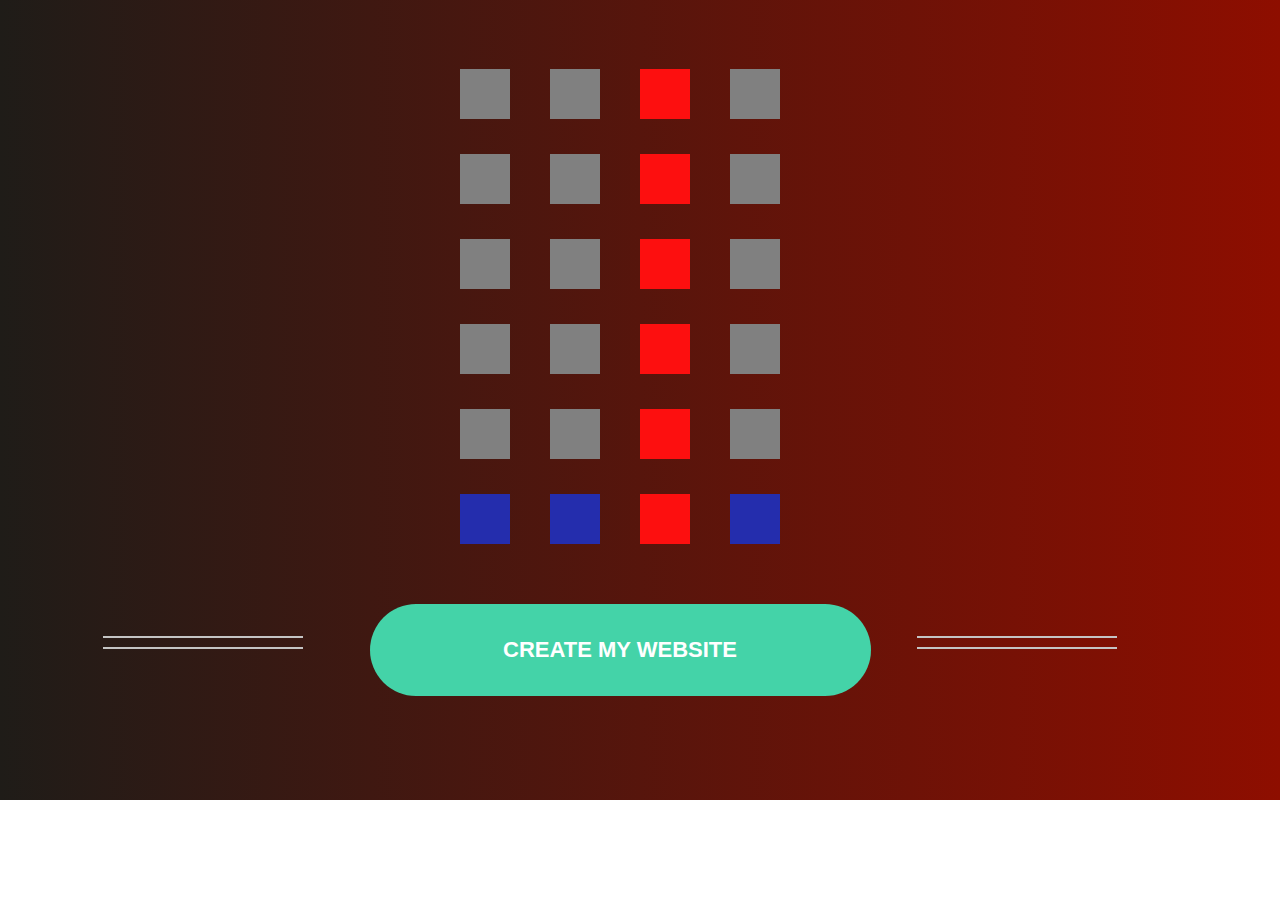
<file: HW_10/index.html>
<!DOCTYPE html>
<html lang="en">
<head>
    <meta charset="UTF-8">
    <meta http-equiv="X-UA-Compatible" content="IE=edge">
    <meta name="viewport" content="width=device-width, initial-scale=1.0">
    <link rel="stylesheet" href="Css/reset.css">
    <link rel="stylesheet" href="Css/style.css">
    <title>HW_10</title>
</head>
<body>
    <div class="wrapp">
        <div class="wrapper">
            <div class="all-block">
            <div class="block"></div>
            <div class="block"></div>
            <div class="block"></div>
            <div class="block"></div>
            <div class="block"></div>
            <div class="block"></div>
            <div class="block"></div>
            <div class="block"></div>
            <div class="block"></div>
            <div class="block"></div>
            <div class="block"></div>
            <div class="block"></div>
            <div class="block"></div>
            <div class="block"></div>
            <div class="block"></div>
            <div class="block"></div>
            <div class="block"></div>
            <div class="block"></div>
            <div class="block"></div>
            <div class="block"></div>
            <div class="block"></div>
            <div class="block"></div>
            <div class="block"></div>
            <div class="block"></div>
            </div>
                <div class="button-main">
                    <button class="main-button">CREATE MY WEBSITE</button>
                </div>
      </div>
    </div>
</body>
</html>
</file>
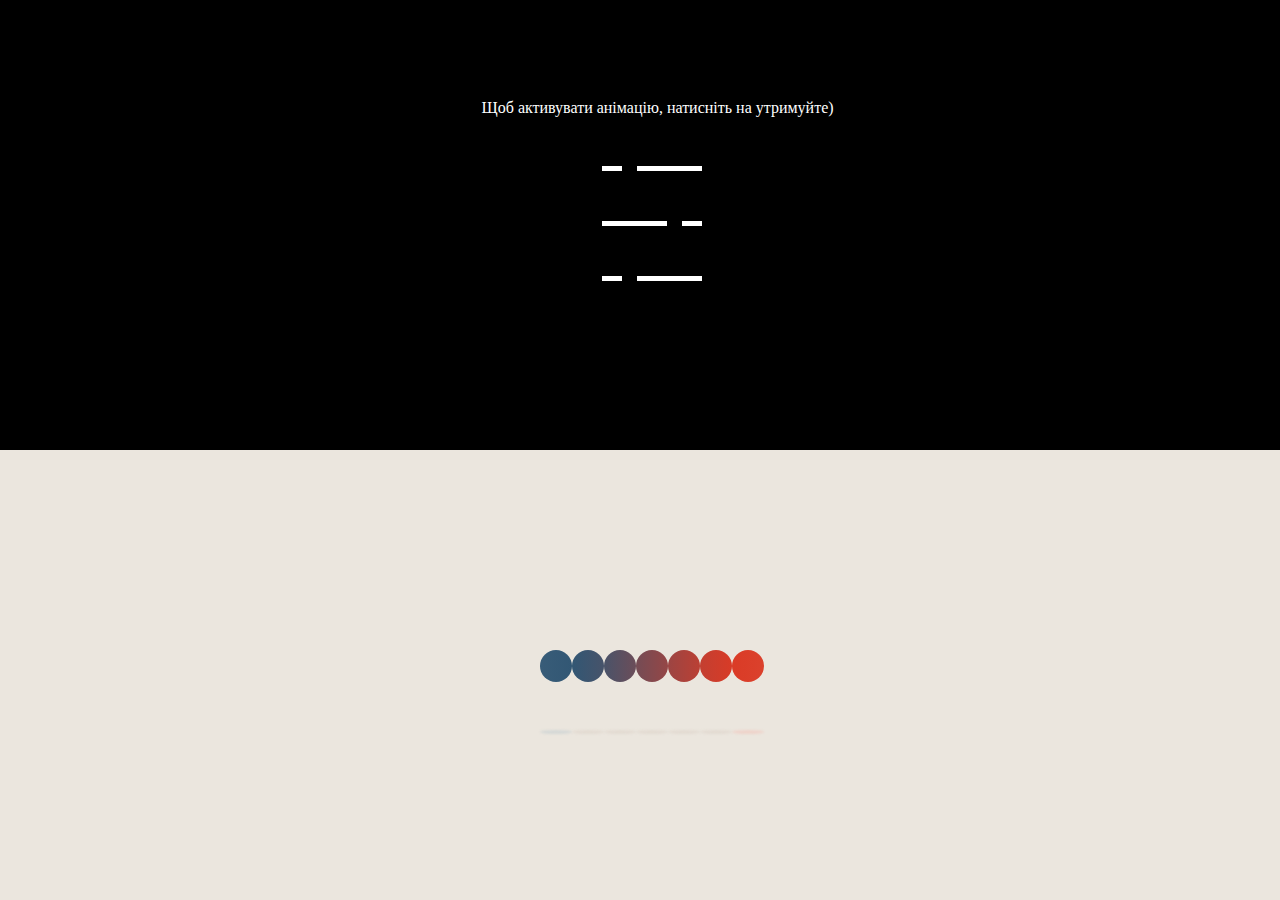
<file: HW_12/index.html>
<!DOCTYPE html>
<html lang="en">
<head>
    <meta charset="UTF-8">
    <meta http-equiv="X-UA-Compatible" content="IE=edge">
    <meta name="viewport" content="width=device-width, initial-scale=1.0">
    <link rel="stylesheet" href="Style/reset.css">
    <link rel="stylesheet" href="Style/style.css">
    <title>HW_12</title>
</head>
<body> 
  
  <div class="swords">
   
    <div class="wrap"> 
      <span class="text">Щоб активувати анімацію, натисніть на утримуйте)</span>
         <div class="line-1"></div>
         <div class="line-2"></div>
         <div class="line-3"></div>
       </div>
      </div>

    <div class="container">
        <div class="box">
          <div class="ball-1"></div>
          <div></div>
          <div></div>
          <div></div>
          <div></div>
          <div></div>
          <div class="ball-7"></div>
        </div>
        <div class="shadows">
          <div class="shadow-1"></div>
          <div></div>
          <div></div>
          <div></div>
          <div></div>
          <div></div>
          <div class="shadow-7"></div>
        </div>
       </div>

      
</body>
</html>
</file>
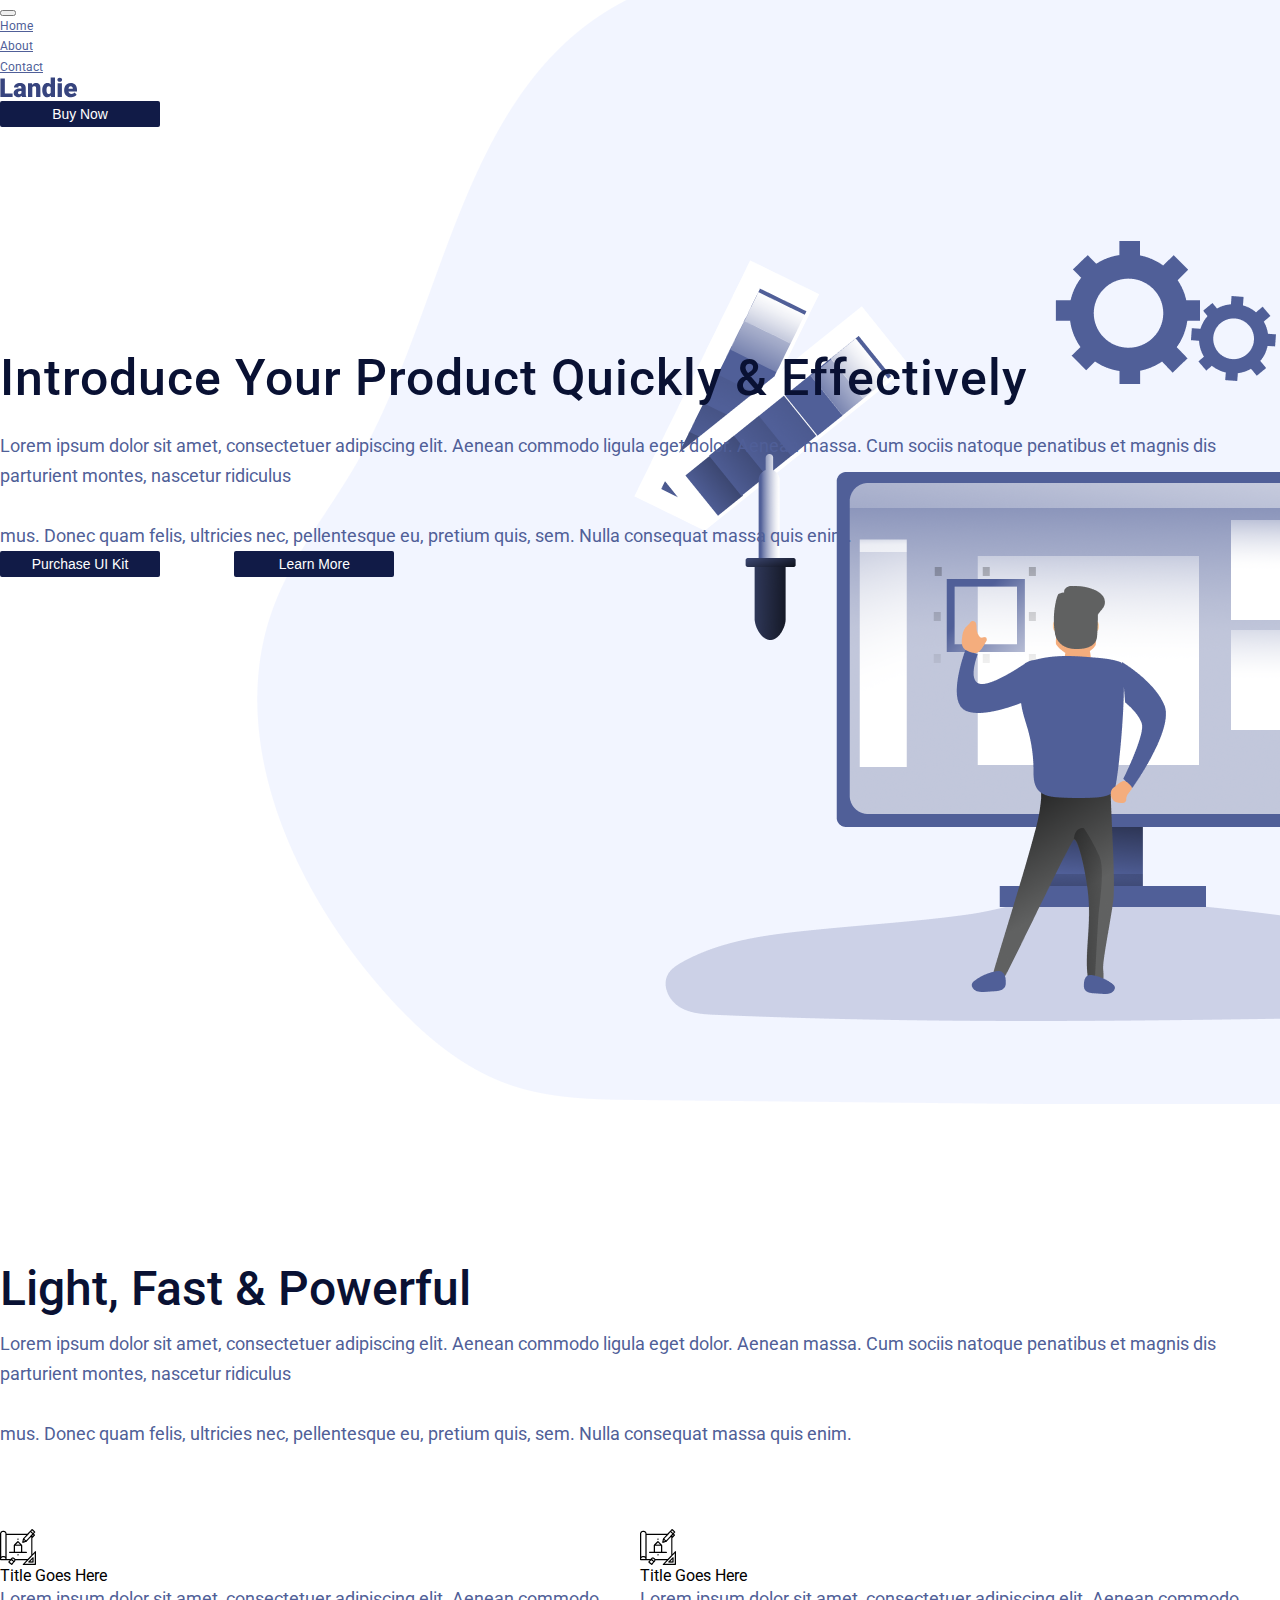
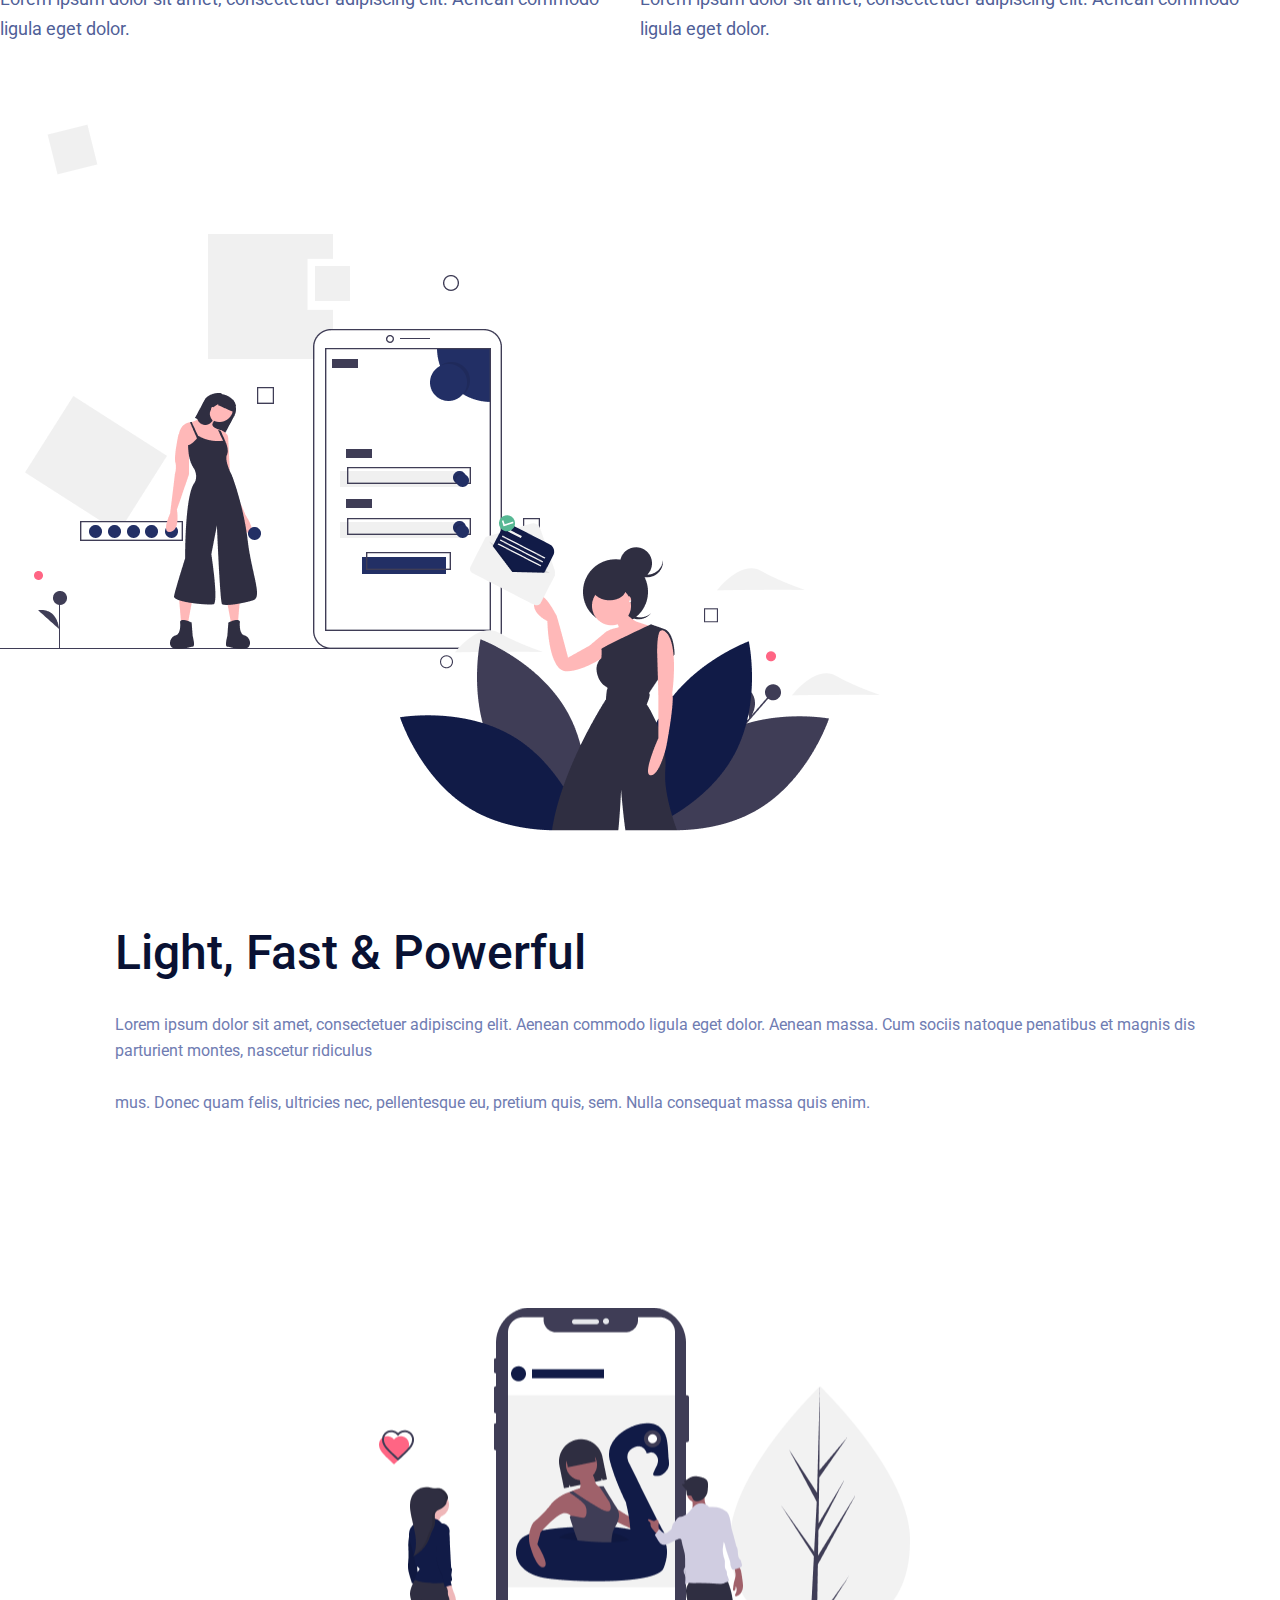
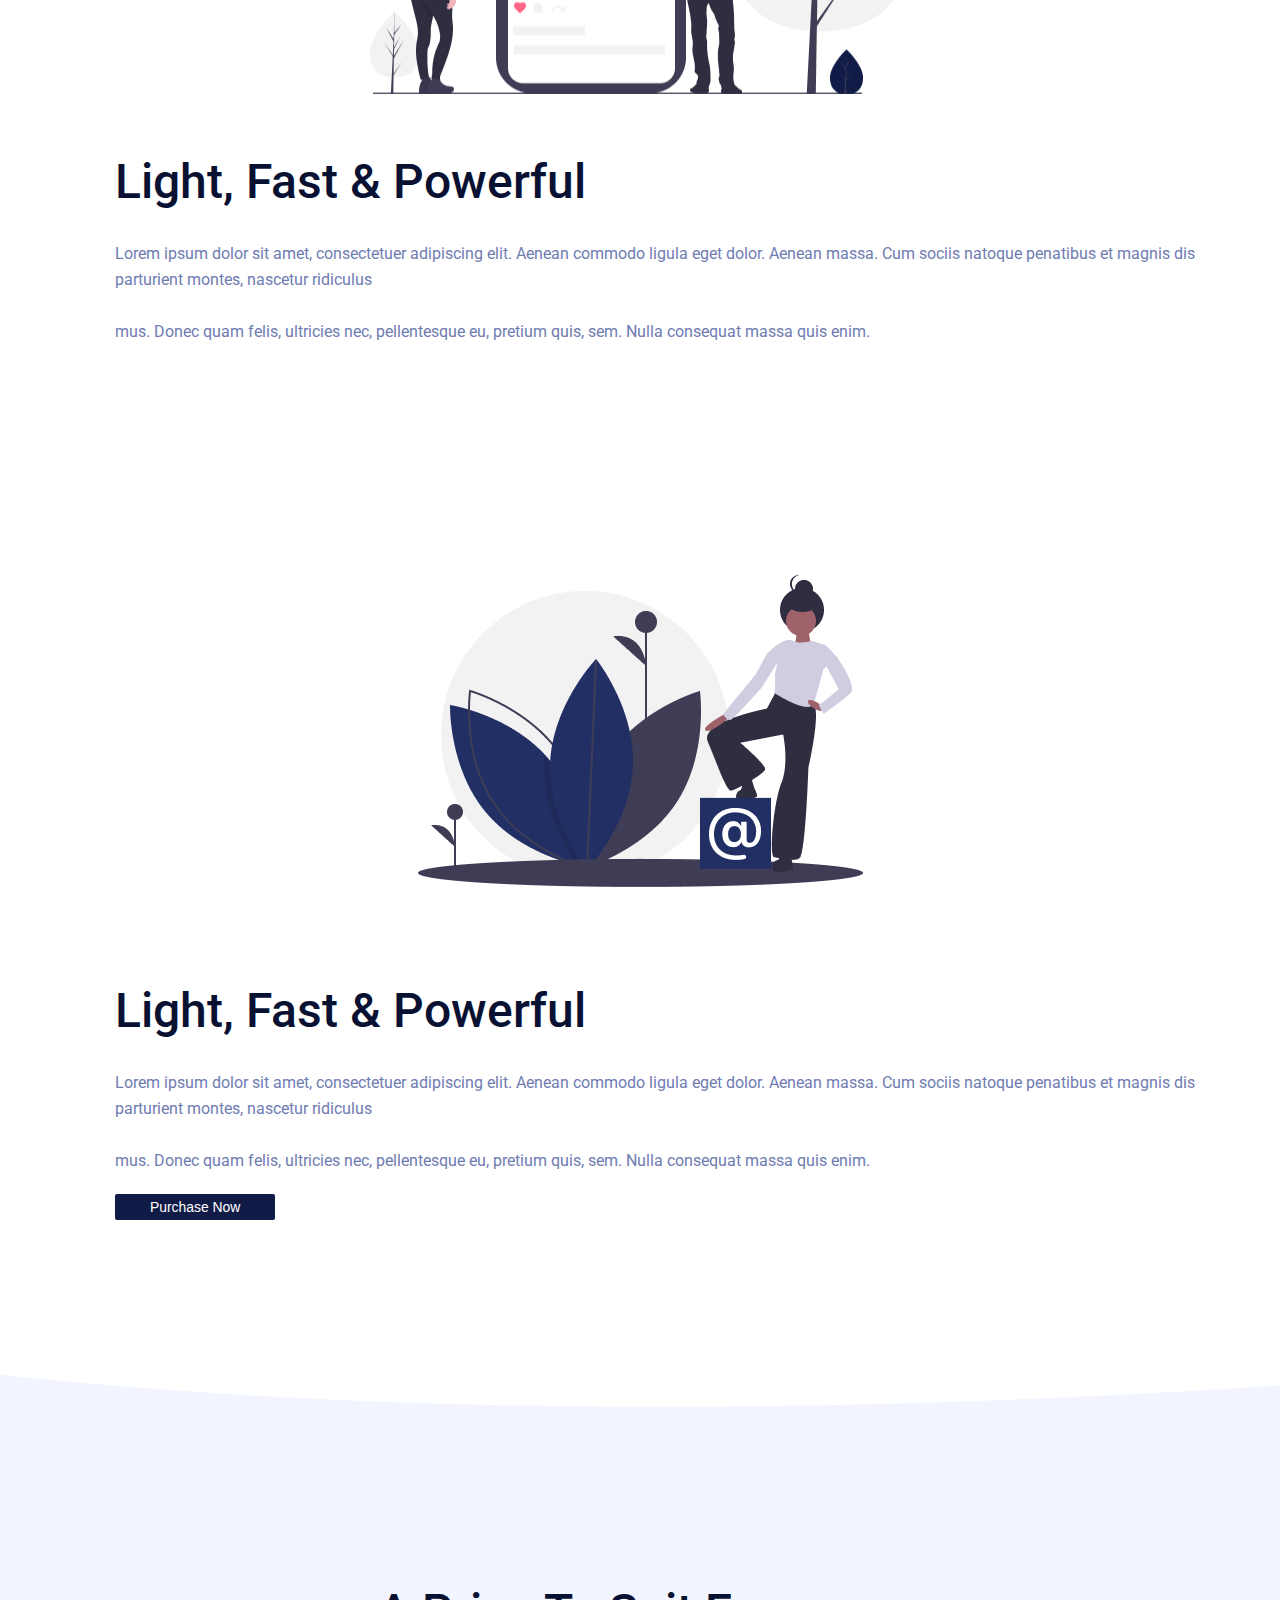
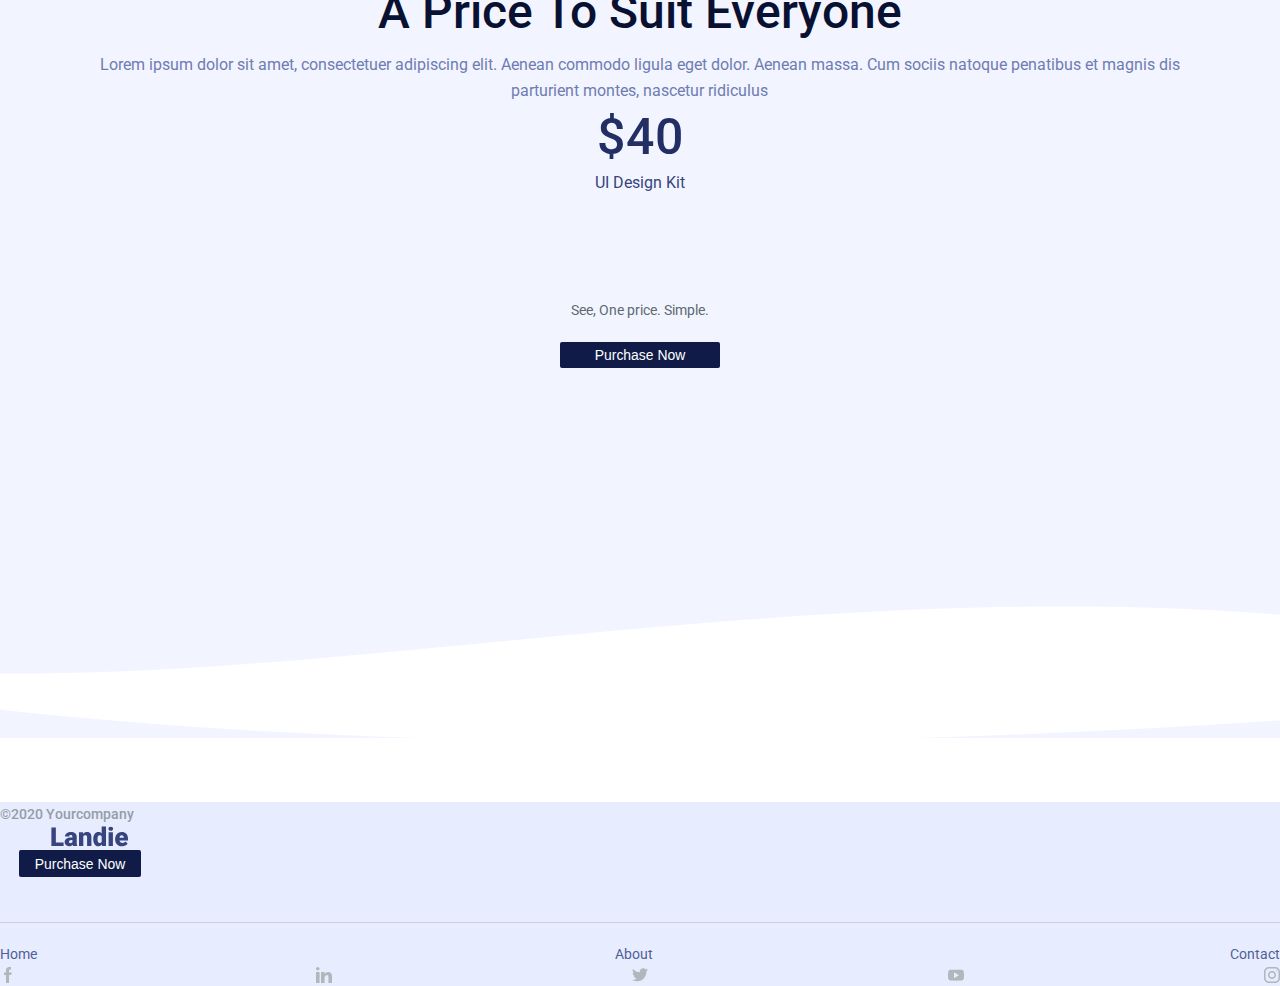
<file: HW_14/index.html>
<!DOCTYPE html>
<html lang="en">
<head>
    <meta charset="UTF-8">
    <meta http-equiv="X-UA-Compatible" content="IE=edge">
    <meta name="viewport" content="width=device-width, initial-scale=1.0">
    <link rel="stylesheet" href="Style/reset.css">
    <link href="https://cdn.jsdelivr.net/npm/bootstrap@5.1.0/dist/css/bootstrap.min.css" rel="stylesheet" integrity="sha384-KyZXEAg3QhqLMpG8r+8fhAXLRk2vvoC2f3B09zVXn8CA5QIVfZOJ3BCsw2P0p/We" crossorigin="anonymous">
    <link rel="preconnect" href="https://fonts.googleapis.com">
    <link rel="preconnect" href="https://fonts.gstatic.com" crossorigin>
    <link href="https://fonts.googleapis.com/css2?family=Roboto:wght@400;500;900&display=swap" rel="stylesheet">
    <link rel="stylesheet" href="./Style/style.scss">
    <link rel="stylesheet" href="./Style/style.css.map">
    <link rel="stylesheet" href="./Style/style.css">
   
    
    <title>HW_14</title>
</head>
<body>
    <div class="wrap">
        <header>
            <nav class="navbar navbar-expand-lg">
                <div class="container-fluid">
                    <div class="col-md-1"></div>
                    <button class="navbar-toggler " type="button" data-bs-toggle="collapse" data-bs-target="#navbarSupportedContent" aria-controls="navbarSupportedContent" aria-expanded="false" aria-label="Toggle navigation">
                         <span class="navbar-toggler-icon"></span>
                    </button>
                    <div class="col-md-2 col-sm-4 collapse navbar-collapse" id="navbarSupportedContent">
                        <ul class="navbar-nav me-auto mb-2 mb-lg-0">
                            <li class="nav-items">
                                <a class="nav-link" href="#">Home</a>
                            </li>
                            <li class="nav-items">
                                <a class="nav-link" href="#">About</a>
                            </li>

                            <li class="nav-items">
                                <a class="nav-link" href="#">Contact</a>
                            </li>
                        </ul>
                    </div>
                    <div class="col-md-2"></div>
                    <a class="col-md-2 col-sm-4  navbar-brand" href="#">
                      <img src="Img/logo.svg" alt="logo" class="logo">
                    </a>
                    <div class="col-md-2"></div>
                    <button class="col-md-2 col-sm-4 btn-template" type="submit">Buy Now</button>
                    <div class="col-xl-1 col-lg-1"></div>
                </div>
            </nav>
        </header>
        


        <main>
            <div class="container-fluid">
                <div class="row">
                    <div class="col-xl-1"></div>
                    <div class="col-xl-4 section-1">
                        <h1>Introduce Your Product Quickly & Effectively</h1>
                        <p>
                            Lorem ipsum dolor sit amet, consectetuer adipiscing elit. Aenean commodo ligula eget dolor. Aenean massa. Cum sociis natoque penatibus et magnis dis parturient montes, nascetur ridiculus
                            <br> <br> mus. Donec quam felis, ultricies nec, pellentesque eu, pretium quis, sem. Nulla consequat massa quis enim.
                        </p>
                        <div class="section-1-buttons">
                            <button class="btn btn-template" type="submit">Purchase UI Kit</button>
                            <button class="btn btn-template" type="submit">Learn More</button>
                        </div>
                    </div>
                </div>
            </div>
        </main>
    </div>




    <main>
        <section class="section-2">
            <div class="container-fluid">
                <div class="row">
                    <div class=" col-xl-1 col-lg-3 col-md-3 col-sm-1"></div>
                    <div class=" col-xl-5 col-lg-11 col-md-11 col-sm-11 section-2-text">
                        <h2>Light, Fast & Powerful</h2>
                        <p>Lorem ipsum dolor sit amet, consectetuer adipiscing elit. Aenean commodo ligula eget dolor. Aenean massa. Cum sociis natoque penatibus et magnis dis parturient montes, nascetur ridiculus <br> <br> mus. Donec quam felis, ultricies
                            nec, pellentesque eu, pretium quis, sem. Nulla consequat massa quis enim.</p>
                          
                            <div class="section-2-boxes">
                                <div class="flex">
                             <div class="section_2-box">
                               <img class="img-section-2" src="./Img/Icon.png" alt="title">
                                <h3>Title Goes Here</h3>
                                <p>Lorem ipsum dolor sit amet, consectetuer  adipiscing elit. Aenean commodo ligula eget dolor. </p>
                        </div>
                            <div class="section_2-box">
                                <img class="img-section-2" src="./Img/Icon.png" alt="title">
                                <h3>Title Goes Here</h3>
                                <p>Lorem ipsum dolor sit amet, consectetuer adipiscing elit. Aenean commodo ligula eget dolor. </p>
                        </div>
                    </div>
                        </div>
                    </div>
                    <div class="col-xl-5 section-2-bg"></div>
                    <div class=" col-xl-1 col-lg-1 col-md-3 col-sm-1"></div>
                </div>
            </div>
        </section>




        <section class="section-3">
            <div class="container-fluid">
                <div class="row">
                    <div class="col-md-1"></div>
                    <div class="s3-box1 col-md-10 ">
                        <div class="row">
                            <div class="s3-bg-one col-md-6"></div>
                            <div class="section-3-text col-md-6 s3-box">
                                <h3>Light, Fast & Powerful</h3>
                                <p>Lorem ipsum dolor sit amet, consectetuer adipiscing elit. Aenean commodo ligula eget dolor. Aenean massa. Cum sociis natoque penatibus et magnis dis parturient montes, nascetur ridiculus <br><br> mus. Donec quam felis,
                                    ultricies nec, pellentesque eu, pretium quis, sem. Nulla consequat massa quis enim.</p>
                            </div>
                        </div>
                    </div>
                    <div class="col-md-1"></div>
                    <div class="col-md-1"></div>
                    <div class="s3-box2 col-md-10">
                        <div class="row">
                            <div class="s3-bg-two col-md-6"></div>
                            <div class="section-3-text col-md-6 s3-box">
                                <h3>Light, Fast & Powerful</h3>
                                <p>Lorem ipsum dolor sit amet, consectetuer adipiscing elit. Aenean commodo ligula eget dolor. Aenean massa. Cum sociis natoque penatibus et magnis dis parturient montes, nascetur ridiculus <br><br> mus. Donec quam felis,
                                    ultricies nec, pellentesque eu, pretium quis, sem. Nulla consequat massa quis enim.</p>
                            </div>
                        </div>
                    </div>
                    <div class="col-md-1"></div>
                    <div class="col-md-1"></div>
                    <div class="s3-box3 col-md-10">
                        <div class="row">
                            <div class="s3-bg-three col-md-6"></div>
                            <div class="section-3-text col-md-6 s3-box">
                                <h3>Light, Fast & Powerful</h3>
                                <p>Lorem ipsum dolor sit amet, consectetuer adipiscing elit. Aenean commodo ligula eget dolor. Aenean massa. Cum sociis natoque penatibus et magnis dis parturient montes, nascetur ridiculus <br><br> mus. Donec quam felis,
                                    ultricies nec, pellentesque eu, pretium quis, sem. Nulla consequat massa quis enim.</p>
                                <button class="btn btn-template" type="submit">Purchase Now</button>
                            </div>
                        </div>
                    </div>
                    <div class="col-md-1"></div>
                </div>
            </div>
            </div>
        </section>



        <section class="section-4">
            <div class="container-fluid">
                <div class="row">
                    <div class="col-md-3 col-sm-1"></div>
                    <div class="col-md-6 col-sm-10 s4-flex">
                        <h2>
                            A Price To Suit Everyone
                        </h2>
                        <p>Lorem ipsum dolor sit amet, consectetuer adipiscing elit. Aenean commodo ligula eget dolor. Aenean massa. Cum sociis natoque penatibus et magnis dis parturient montes, nascetur ridiculus </p>
                        <span class="price">$40</span>
                        <span class="kit">UI Design Kit</span>
                        <span class="text">See, One price. Simple.</span>
                        <button class="btn btn-template" type="submit">Purchase Now</button>
                    </div>
                    <div class="col-md-3"></div>
                </div>
            </div>
        </section>
    </main>



    <footer class="footer">
        <div class="container-fluid">
            <div class="row">
                <div class=" col-xl-1 col-md-1"></div>
                <div class=" col-xl-10 col-md-10">
                    <div class="row footer-line_1 ">
                        <span class="col-xl-2 col-lg-4 col-md-4">©2020 Yourcompany</span>
                        <div class=" col-xl-3"></div>
                        <a class="navbar-brand col-xl-2 col-lg-4 col-md-4" href="#">
                            <img src="Img/logo.svg" alt="logo" class="logo">
                        </a>
                        <div class=" col-xl-3"></div>
                        <button class="btn btn-template col-xl-2 col-lg-4 col-md-4" type="submit">Purchase Now</button>
                    </div>
                    <div class="footer-line_2"></div>
                    <div class="row footer-line_3">
                        <ul class=" col-md-3 fl-footer">
                            <li class="nav-items">
                                <a class="nav-link" href="#">Home</a>
                            </li>
                            <li class="nav-items">
                                <a class="nav-link" href="#">About</a>
                            </li>
                            <li class="nav-items">
                                <a class="nav-link" href="#">Contact</a>
                            </li>
                        </ul>
                        <div class="col-md-6"></div>
                        <div class="col-md-3 fl-footer">
                            <a href="#">
                                <img src="./Img/facebook.svg" alt="facebook">
                            </a>
                            <a href="#">
                                <img src="./Img/link.svg" alt="linkdln">
                            </a>
                            <a href="#">
                                <img src="./Img/twitter.svg" alt="twitter">
                            </a>
                            <a href="#">
                                <img src="./Img/youtube.svg" alt="youtube">

                            </a>
                            <a href="#">
                                <img src="./Img/instagram.svg" alt="instagram">
                            </a>
                        </div>
                    </div>
                </div>
                <div class="col-md-1"></div>
            </div>
        </div>

    </footer>

    <script src="https://cdn.jsdelivr.net/npm/@popperjs/core@2.9.3/dist/umd/popper.min.js" integrity="sha384-eMNCOe7tC1doHpGoWe/6oMVemdAVTMs2xqW4mwXrXsW0L84Iytr2wi5v2QjrP/xp" crossorigin="anonymous"></script>
    <script src="https://cdn.jsdelivr.net/npm/bootstrap@5.1.0/dist/js/bootstrap.min.js" integrity="sha384-cn7l7gDp0eyniUwwAZgrzD06kc/tftFf19TOAs2zVinnD/C7E91j9yyk5//jjpt/" crossorigin="anonymous"></script>
    
</body>
</html>
</file>
<file: HW_03/Styles/style.css>
body{
    background-color: #E5E5E5;
    display: flex;
    flex-direction: column;
    align-items: center;
    max-width: 100%;
    max-height: 100%;
    
}
#Banners{
    width: normal;
    height: 133px;
    font-family: Inter;
    font-style: normal;
    font-weight: 900;
    font-size: 110px;
    line-height: 133px;
    display: inline;
    text-align: center;
    color: #0B2239;

}

.dark-theme-cookie-message{
    width: 1440px;
    height: 72px;
    display: inline-flex;
    align-items: center;
    background: #0B2239;
    margin: 12px 0px;
}
.dark-theme-cookie-message p{
    color:#FFFFFF;
    font-family: Inter;
    font-style: normal;
    font-weight: normal;
    font-size: 13px;
    line-height: 20px;
    width: 922px;
    height:40px;
    text-align: justify;
    margin: 16px 42px 16px 120px;
}
.dark-theme-cookie-message a{
    color:#4AD295;
    font-family: Inter;
    font-style: normal;
    font-weight: 600;
    font-size: 12px;
    line-height: 20px;
    width: 86px;
    height: 20px;
    margin: 26px 20px 26px 0px;
}
.dark-theme-cookie-message button{
    background-color:#4AD295;
    color:#FFFFFF;
    font-family: Inter;
    font-style: normal;
    font-weight: 600;
    font-size: 12px;
    line-height: 20px;
    width: 130px;
    height: 36px;
    border: 0;
    padding: 8px 10px;
    margin:18px 120px 18px 0px;
    cursor: pointer;
}

.banner-dark-grey-cookie{
    width: 1440px;
    height: 52px;
    margin: 12px 0px;
    margin-bottom:12px;
    background: #2B2627;
    font-family: 'Inter';
    font-style: normal;
    font-weight: normal;
    font-size: 13px;
    line-height: 20px;
    display: inline-flex;
    align-items: center;
    justify-content: center;
}
.banner-dark-grey-cookie p{
    color: #FFFFFF;
    width: 689px;
    height: 20px;
    margin: 16px 0px 16px 8px;
}
.banner-dark-grey-cookie p a{
    color: #FFFFFF;
}

.banner-read-cookies-police{
    display: flex;
    justify-content: center;
    margin-top: 12px;
    margin-bottom: 12px;
    width: 560px;
    height: 72px;
    background: #FFF;
    border-radius: 16px;
    font-family: 'Inter';
}

.banner-read-cookies-police img{
    margin: 18px 0px 18px 16px;
}

.banner-read-cookies-police p{
    font-size: 14px;
    font-weight: normal;
    line-height: 20px;
    margin: 16px 10px 16px 10px;
}
.banner-read-cookies-police p a{
    color:#EA4C89;
}
.banner-read-cookies-police .decline{
    width: 63px;
    height: 28px;
    background: rgba(13, 12, 34, 0.05);
    border-radius: 8px;
    margin: 22px 10px 22px 0;
    font-weight: 500;
    font-size: 12px;
    line-height: 20px;
    color: #0D0C22;
    border: none;
    cursor: pointer;
}
.banner-read-cookies-police .allow{
    width: 52px;
    height: 28px;
    font-weight: 500;
    font-size: 12px;
    line-height: 20px;
    color: #FFFFFF;
    background: #EA4C89;
    border-radius: 8px;
    border-style: none;
    margin: 22px 16px 22px 0;
    border: none;
    cursor: pointer;
}

.banner-app-cookies{
    background-color: #26262B;;
    width: 560px;
    height: 64px;
    margin-top: 12px;
    margin-bottom: 12px;
    display: flex;
    flex-direction: row;
    justify-content: center;
    align-items: center;
    border-radius: 16px;
    
}

.banner-app-cookies p{
    font-family: "Inter";
    font-style: normal;
    font-weight: 400px;
    font-size: 12px;
    line-height: 20px;
    color: #FFFFFF;
    margin: 12px 10px 12px 16px
}
.banner-app-cookies p a{
    color: orange;
}
.banner-app-cookies button{
    background-color: #FFFFFF;
    display: flex;
    flex-direction: row;
    align-items: flex-start;
    width: 49px;
    height: 28px;
    border-radius: 8px;
    font-weight: normal;
    font-style: normal;
    font-size: 12px;
    line-height: 20px;
    margin: 18px 16px 18px 0px;
    border: none;
    padding: 4px 10px;
    cursor: pointer;
}



.banner-cookie-notice{
    background-color:#1C2540;
    width: 360px;
    height: 206px;
    border-radius: 6px;
    margin: 12px 0px;
}

.banner-cookie-notice h3{
    display: inline-block;
    font-family: Roboto;
    font-style: normal;
    font-weight: 500;
    font-size: 16px;
    line-height: 20px;
    color: #FFFFFF;
    margin: 24px 200px 10px 24px;

}
.banner-cookie-notice .p-main{
    color: #FFFFFF;
    width: 320px;
    height: 80px;
    font-family: Roboto;
    font-style: normal;
    font-weight: 400;
    font-size: 14px;
    line-height: 20px; 
    margin: 0px 24px 24px 24px;
}

.banner-cookie-notice .p-main span{
    color: #FFFFFF;
   text-decoration: underline;
}

.banner-cookie-notice .p-other{
    display: -webkit-inline-flex;
    color:#FFFFFF;
    font-family: Roboto;
    font-style: normal;
    font-weight: 500;
    font-size: 14px;
    line-height: 16px;
    margin: 0px 67px 32px 24px;
}
.banner-cookie-notice button{
    background-color:#09B3AF ;
    color: #FFFFFF;
    text-align: center;
    width: 85px;
    height: 32px;
    border:0px;
    border-radius: 6px ;
    padding: 8px 20px;
    cursor: pointer;
}

.banner-cookies-settings {
    display: inline-block;
    background-color:#FFFFFF;
    width: 360px;
    height: 170px;
    border-radius: 16px;
    margin-top: 12px;
    margin-bottom: 12px;

}
.banner-cookies-settings h3{
   
    width: 140px;
    height: 20px; 
    font-family: Roboto;
    font-style: normal;
    font-weight: 500;
    font-size: 16px;
    line-height: 20px;
    margin: 16px 16px 10px 16px;
}

.banner-cookies-settings p{
    width: 328px;
    height: 60px;
    font-family: Roboto;
    font-style: normal;
    font-weight: normal;
    font-size: 14px;
    line-height: 20px;
    margin:0px 16px 16px 16px;
    color: #687F8C;
}
.banner-cookies-settings .manage{
    padding: 8px;
    width: 160px;
    height: 32px;
    color:#687F8C;
    background-color:#EAF0F4;
    border: 0px;
    border-radius: 6px;
    margin: 0px 8px 16px 16px;
    cursor: pointer;
}

.banner-cookies-settings .accept-all{
    justify-content: center;
    align-items: center;
    width: 160px;
    height: 32px;
    background-color:#40C1A7 ;
    border-radius: 6px;
    padding: 8px;
    border: 0px;
    color:#FFFFFF ;
    font-family: Roboto;
    font-style: normal;
    font-weight: 500;
    font-size: 14px;
    line-height: 16px;
    cursor: pointer;
}

.banner-cookies{
    background: linear-gradient(180deg, rgba(255, 255, 255, 0.15) 0%, rgba(186, 226, 255, 0.15) 23.96%, rgba(229, 217, 255, 0.15) 71.87%, rgba(255, 255, 255, 0.15) 100%),
    linear-gradient(0deg, #FFFFFF, #FFFFFF);
    width: 320px;
    height: 260px;
    border-radius: 20px;
    margin-top: 12px;
    margin-bottom: 12px;
}
.banner-cookies h1{
    display: inline-block;
    width: 104px;
    height: 48px;
    font-family: Inter;
    font-style: normal;
    font-weight: 900;
    font-size: 28px;
    line-height: 48px;
    color: #15295A;
    margin: 32px 108px 0px 108px;
}
.banner-cookies p{
    display: inline-block;
    color:#15295A;
    width: 256px;
    height: 72px;
    font-family: Inter;
    font-style: normal;
    font-weight: normal;
    font-size: 16px;
    line-height: 24px;
    margin:0px 32px 32px 32px;
    text-align: center;
}
.banner-cookies button{
    background-color:#4A7EFF;
    color: #FFFFFF;
    width: 121px;
    height: 44px;
    padding: 10px 32px;
    border-radius: 43px;
    border:none;
    margin: 0px 99.5px 32px 99.5px;
    cursor: pointer;
}

.banner-data{
    background-color:#FFFFFF;
    width: 320px;
    height: 137px;
    border-radius: 4px;
    margin-top: 12px;
    margin-bottom: 12px;
}
.banner-data p{
    display: inline-block;
    color:#000000 ;
    width: 288px;
    height: 60px;
    font-family: Inter;
    font-style: normal;
    font-weight: normal;
    font-size: 14px;
    line-height: 20px;
    margin: 16px 16px 20px 16px;
}
.banner-data a{
    display: inline;
    color:#6666FF ;
    width: 95px;
    height: 17px;
    font-family: Inter;
    font-style: normal;
    font-weight: 500;
    font-size: 14px;
    line-height: 17px;
    text-align: center;
    margin: 0px 129px 24px 16px;
    text-decoration: none;
}
.banner-data button{
    width: 64px;
    height: 33px;
    border: none;
    border-radius:4px;
    background-color:#6666FF;
    padding: 8px;
    font-family: Inter;
    font-style: normal;
    font-weight: 500;
    font-size: 14px;
    line-height: 17px;
    color: #FFFFFF;
    cursor: pointer;
}
</file>
<file: HW_06/Style/style.css>
body{
    max-height: 1480px;
    max-width: 1600px;
    width: 100%;
}
header{
    height: 500px;
    background-color:#ED4C5C;
}
.container{
    width: 1440px;
}
.main-container{
    display: flex;
    justify-content: space-between;
}

.main-container .left-side{
    padding-top: 122px;
    padding-left: 165px;
}
.main-container .left-side .left-side-title{
    flex-wrap: wrap;
    font-family: Lato;
    font-style: normal;
    font-weight: 600;
    color: #FFFFFF;
    font-size: 36px;
    line-height: 43px;
    max-width: 445px;
    padding-bottom: 24px;
}
.main-container .left-side .left-side-p{
    font-family: Lato;
    font-style: normal;
    font-weight:400;
    font-size: 14px;
    line-height: 140%;
    text-align: justify;
    max-width:445px;
    color: #FFFFFF;
    margin-bottom: 42px;
}
.main-container .left-side .playmarket {
    display:inline;
    padding-right: 25px;
}
.main-container .left-side .appstore {
    display:inline;
    padding-right: 25px;
}
.main-container .left-side .windows {
    display:inline;
}
.main .container .main-container .right-side{
    margin-right: 120px;
}
.main .container .main-container .right-side-image{
    position: relative;
    width: 533px;
    height: 311px;
    margin: 94px 75px 95px 81px;
}


.section-main{
    height:500px;
    background-color:#FFFFFF;
}

.section{
    max-width:1440px;
}
.main-section{
   display: flex;
   justify-content: space-between;
}

.left-side-section{
    margin-top:117px;
    padding-left:176px;
}

.left-section-title{
    font-family: Lato;
    font-style: normal;
    font-weight: 600;
    font-size: 36px;
    line-height: 43px;
    color: #000000;
    width: 445px;
    height: 107px;
    margin: 117px 114px 0px 176px;
}
.left-section-paragraph{
    color: #000000;
    width: 434px;
    height: 64px;
    font-family: Lato;
    font-style: normal;
    font-weight: normal;
    font-size: 14px;
    line-height: 140%;
    text-align: justify;
    margin: 0px 125px 223px 176px;
}

.right-side-section{
    display: inline-grid;
    width: 540px;
    height: 305px;
    margin: 117px 165px 78px 0px ;
    flex-wrap: wrap;
    font-family: Lato;
    font-style: normal;
    font-weight: normal;
    font-size: 16px;
    line-height: 19px;
    color: #132743;
}

.first-input{
    display: flex;
    height: 65px;
}

.right-section-input1{
    padding: 21px 146px 20px 31px;
    color: #132743;
    max-width: 255px;
    max-height: 60px;
    border-radius:6px;
    border: 1px solid #333333;
    margin-right: 30px;
    margin-left: 0px;
    box-sizing: border-box;
}

.right-section-input2{
    padding: 21px 146px 20px 31px;
    color: #132743;
    max-width: 255px;
    max-height: 60px;
    border-radius:6px;
    border: 1px solid #333333;
    margin-right: 30px;
    box-sizing: border-box;
}

.right-section-inputPhone{
    display: inline;
    flex-wrap: wrap;
    max-width: 540px;
    max-height: 60px;
    padding-top: 21px;
    padding-bottom: 20px;
    padding-left:31px;
    border-radius: 6px;
    border: 1px solid #333333;
    box-sizing: border-box;
    margin-top: 0px;
}

.submit{
    max-width: 540px;
    max-height: 60px;
    box-sizing: border-box;
    padding: 21px 0px 20px 31px;
    border-radius: 6px;
}

button{
    max-width: 160px;
    max-height: 50px;
    background: #ED4C5C;
    border: 1.5px solid #ED4C5C;
    box-sizing: border-box;
    border-radius: 6px;
    padding: 17px 34px 16px 34px;
    margin-top: 10px;
    color: #FFFFFF;
}
button:hover{
    background-color: #a221ddec;
    border: 1.5px solid #a221ddec;
}


.footer{
    max-height:435px;
    background-color:#FAFAFA;
}
.main-container{
    max-width:1440px;
}
.footer-container{
    display: flex;
    justify-content: space-between;
}
.footer-container1{
    color:#000000;
    max-width: 259;
    max-height: 264px;
    margin: 85px 30px 86px 161px;
    font-family: Lato;
    font-style: normal;
}
.footer-title1{
    max-width: 65px;
    max-height: 22px;
    padding-bottom: 33px;
    font-weight: bold;
    font-size: 18px;
    line-height: 22px;  
    color: #101010;
    box-sizing: border-box;
}
.footer-container-first-address{
    display: inline-flex;
    flex-wrap: wrap;
    font-size: 12px;
    line-height: 18px;
    max-width: 254px;
    max-height: 54px;
    padding-bottom: 141px;
    padding-right: 107px;
    box-sizing: border-box;
    color:#000000;
}

.footer-container-copyright1{
    max-width: 155px;
    max-height: 14px; 
    font-size: 12px;
    line-height: 14px;   
    color: #101010;   
}

.footer-container2{
    max-width: 254px;
    max-height: 164px;
    margin: 85px 100px 186px 0px;
    font-family: Lato;
    font-style: normal;
}
.footer-title2{
    max-width: 67px;
    max-height: 22px;
    font-weight: bold;
    font-size: 18px;
    line-height: 22px;
    color: #000000;
    margin-bottom: 28px;
}
.footer-container-list{
    max-width: 254px;
    max-height: 114px;
    font-size: 12px;
    line-height: 19px;
    text-decoration: none;
}

.footer-container3{
    display: flex;
    flex-wrap: wrap;
    max-width: 122px;
    max-height: 128px;
    margin:85px 120px 222px 0px;
    font-family: Lato;
    font-style: normal;
    
    }
.footer-title3{
    max-width: 101px;
    max-height: 22px;
    font-weight: bold;
    font-size: 18px;
    line-height: 22px;
    color: #101010;
    margin-bottom: 33px;
    box-sizing: border-box;
}
.e-mail{
    text-decoration: none;
    max-width: 122px;
    max-height: 14px;
    font-size: 12px;
    line-height: 14px;
    margin-bottom: 11px;
    color: #000000;
}
.number{
    text-decoration: none;
    max-width: 96px;
    max-height: 14px;
    font-size: 12px;
    line-height: 14px;  
    color: #121212;
    margin-bottom: 21px;
    
}
.social{
    display: flex;
}
.social-items{
    margin-right: 14px;
}

.footer-container4{
    font-family: Lato;
    font-style: normal;
    font-weight: bold;
    font-size: 18px;
    line-height: 22px;
}
.footer-title4{
    max-width: 96px;
    max-height: 22px;
    margin: 85px 322px 33px 0px;
    color: #000000;
}
</file>
<file: HW_07/Style/style.css>
body {
  max-width: 1600px;
  height: 4500px;
  background: linear-gradient(180deg, #f6fafd 0%, #ffffff 19.4%);
  display: flex;
  flex-direction: column;
}
.header-container {
  flex: 1 0 auto;
  width: 1248px;
  height: 754px;
  margin: 50px 112px 99px 240px;
  display: flex;
  align-items: flex-start;
  flex-direction: column;
  background: url(../Img/header-back.png) bottom right no-repeat;
  box-sizing: border-box;
  box-sizing: content-box;
}
.main-header {
  display: flex;
  align-items: center;
  flex-wrap: wrap;
  box-sizing: border-box;
}
.logo-header {
  max-width: 49px;
  max-height: 35px;
  padding: 12px 121px 0px 0px;
}
.header-menu {
  display: flex;
  flex-wrap: nowrap;
  justify-content: space-between;
  align-content: center;
  align-items: center;
  margin-top: 17px;
  margin-right: 40px;
  box-sizing: border-box;
}
.link-menu {
  display: flex;
  flex-wrap: nowrap;
  justify-content: space-between;
  margin-right: 40px;
  color:  #4B5D68;
  text-decoration: none;
  font-family: 'Montserrat', sans-serif;
  font-weight: 500;
  font-size: 16px;
  line-height: 26px;
}
.link-menu:hover{
  font-weight: 800;
  color: #212353;
  ;
}
.header-menu-button {
  max-width: 210px;
  max-height: 60px;
  border-radius: 50px;
  background-color: #ffffff;
  padding: 17px 20px 17px 23px;
  margin-left: 369px;
  margin-top: 10px;
  border: none;
  box-sizing: border-box;
  box-shadow: 0px 5px 5px 0px #4b5d681a;
  color: #212353;
  font-family: 'Montserrat', sans-serif;
  font-weight: 800;
  font-size: 16px;
  line-height: 25px;
  
}
.img-header-button {
  width: 20px;
  height: 14px;
  padding-left: 15px;
}


.header-title {
  display: flex;
  font-family: 'Montserrat';
  font-style: normal;
  font-weight: bold;
  font-size: 80px;
  line-height: 110%;
  color: #212353;
  max-width: 646px;
  max-height: 184px;
  margin: 147px 603px 50px 0px;
}
.header-text {
  display: flex;
  flex-wrap: wrap;
  width: 430px;
  height: 120px;
  font-family: 'Montserrat', sans-serif;
  font-weight: 500;
  font-size: 18px;
  line-height: 29px;
  color: #4b5d68;
  padding: 0px 920px 50px 0px;
}
.header-button {
  max-width: 170px;
  max-height: 60px;
  background: #9c69e2;
  border-radius: 50px;
  color: #ffffff;
  padding: 16px 37px;
  box-sizing: border-box;
  border: none;
  font-family: 'Montserrat' sans-serif;
  font-style: 800;
  font-weight: 600px;
  font-size: 18px;
  line-height: 29px;
  display: flex;
  align-items: center;
  text-align: center;
  margin: 0px 1078px 100px 0px;
}

/* ****************************************** */

.information-container {
  display: flex;
  flex: 1 0 auto;
  width: 1117px;
  height: 560px;
  background-color: #f063b826;
  border-radius: 50px;
  display: flex;
  justify-content: space-between;
  margin: 0px 240px 150px 240px;
}
.information-img {
  max-width: 477px;
  max-height: 504px;
  padding: 32px 74px 24px 11px;
}

.information-container-right {
  margin-top: 125px;
  margin-right: 500px;
}
.information-title {
  width: 475px;
  height: 100px;
  font-family: Inter, sans-serif;
  font-style: normal;
  font-weight: bold;
  font-size: 40px;
  line-height: 130%;
  display: flex;
  align-items: center;
  color: #212353;
  padding: 0px 92px 40px 0px;
}
.information-text {
  width: 474px;
  height: 170px;
  font-family: Montserrat;
  font-style: normal;
  font-weight: 500;
  font-size: 18px;
  line-height: 31px;
  color: #4b5d68;
  text-align: start;
  margin-right: 93px;
  margin-bottom: 125px;
}

/* ****************************************** */

.main {
  flex: 1 0 auto;
  max-width: 1136px;
  max-height: 1002px;
  margin: 0px 243px 174px 220px;
  display: flex;
  justify-content: space-between;
  flex-wrap: wrap;
  box-sizing: border-box;
}
.main-title {
  max-width: 405px;
  max-height: 52px;
  padding: 0px 356px 50px 500px;
  font-family: Inter;
  font-style: normal;
  font-weight: 700px;
  font-size: 40px;
  line-height: 130%;
  display: flex;
  align-items: center;
  text-align: center;
  color: #212353;
}
.main-text {
  font-family: Montserrat;
  font-style: normal;
  font-weight: 500;
  font-size: 18px;
  line-height: 29px;
  width: 584px;
  height: 58px;
  padding: 0px 265px 100px 287px;
  flex-wrap: wrap;
  color: #4b5d68;
  display: flex;
  align-items: center;
  text-align: center;
}

.banner-first-pair {
  display: flex;
}
.banner-1 {
  display: flex;
  justify-content: space-between;
  margin-right: 93px;
}
.banner-img-1 {
  max-width: 232px;
  max-height: 211px;
  margin: 0px 30px 173px 19px;
}
.title-1-1 {
  max-width: 200px;
  max-height: 50px;
  margin-bottom: 20px;
  font-family: Inter;
  font-style: normal;
  font-weight: normal;
  font-size: 24px;
  line-height: 31px;
  display: flex;
  align-items: center;
  color: #212353;
}

.text-1-banner {
  width: 220px;
  height: 160px;
  font-family: Montserrat;
  font-style: normal;
  font-weight: 400px;
  font-size: 14px;
  line-height: 26px;
  color: #4b5d68;
}

.a-banner-1 {
  max-width: 87px;
  max-height: 26px;
  letter-spacing: 0.005em;
  color: #212353;
  text-decoration: none;
  font-style: normal;
  font-weight: 900;
  font-size: 16px;
  line-height: 26px;
  margin: 20px 20px 132px 0px;
}

.arrows-1-1 {
  max-width: 20px;
  max-height: 14px;
}
/* ---------*/
.banner-2 {
  display: flex;
  justify-content: space-between;
  margin-right: 49.5px;
}

.banner-img-2 {
  width: 241px;
  height: 185px;
  margin-right: 33.2px;
}

.title-1-2 {
  width: 200px;
  max-height: 50px;
  font-family: Inter;
  font-style: normal;
  font-weight: 400px;
  font-size: 24px;
  line-height: 31px;
  display: flex;
  align-items: center;
  color: #212353;
  margin: 0px 69.5px 20px 0px;
}

.text-2-banner {
  max-width: 220px;
  max-height: 160px;
  font-family: Montserrat;
  font-style: normal;
  font-weight: 400px;
  font-size: 14px;
  line-height: 26px;
  color: #4b5d68;
  margin-bottom: 20px;
}
.a-banner-2 {
  max-width: 87px;
  max-height: 26px;
  letter-spacing: 0.005em;
  color: #212353;
  text-decoration: none;
  font-style: normal;
  font-weight: 900;
  font-size: 16px;
  line-height: 26px;
  margin: 20px 20px 132px 0px;
}
.arrows-1-2 {
  max-width: 20px;
  max-height: 14px;
}

/* ------- */
.banner-second-pair {
  display: flex;
}

.banner-3 {
  display: flex;
  justify-content: space-between;
}
.banner-img-3 {
  max-width: 245px;
  max-height: 181px;
  margin-top: 50px;
  margin-right: 35px;
}
.title-1-3 {
  width: 200px;
  max-height: 50px;
  font-family: Inter;
  font-style: normal;
  font-weight: 400px;
  font-size: 24px;
  line-height: 31px;
  display: flex;
  align-items: center;
  color: #212353;
  margin: 0px 97px 20px 0px;
}
.text-3-banner {
  width: 220px;
  height: 160px;
  font-family: Montserrat;
  font-style: normal;
  font-weight: 400px;
  font-size: 14px;
  line-height: 26px;
  color: #4b5d68;
  margin-bottom: 15px;
}

.a-banner-3 {
  max-width: 87px;
  max-height: 26px;
  letter-spacing: 0.005em;
  color: #212353;
  text-decoration: none;
  font-style: normal;
  font-weight: 900;
  font-size: 16px;
  line-height: 24px;
}
.arrows-1-3 {
  max-width: 20px;
  max-height: 14px;
  margin-left: 20px;
}

/* ------- */
.banner-4 {
  display: flex;
  justify-content: space-between;
}

.banner-img-4 {
  max-width: 230px;
  max-height: 201px;
  margin-right: 39px;
  margin-bottom: 47px;
}
.title-1-4 {
  width: 200px;
  max-height: 50px;
  font-family: Inter;
  font-style: normal;
  font-weight: 400px;
  font-size: 24px;
  line-height: 31px;
  display: flex;
  align-items: center;
  color: #212353;
  margin: 0px 97px 20px 0px;
}
.text-4-banner {
  max-width: 220px;
  max-height: 160px;
  font-family: Montserrat;
  font-style: normal;
  font-weight: 400px;
  font-size: 14px;
  line-height: 26px;
  color: #4b5d68;
  margin-bottom: 20px;
}

.a-banner-4 {
  max-width: 87px;
  max-height: 26px;
  letter-spacing: 0.005em;
  color: #212353;
  text-decoration: none;
  font-style: normal;
  font-weight: 900;
  font-size: 16px;
  line-height: 26px;
  margin-bottom: 20px;
}
.arrows-1-4 {
  max-width: 20px;
  max-height: 14px;
  margin-left: 20px;
}

/* *******************************************/

.feedback {
  flex: 1 0 auto;
  max-width: 1118px;
  height: 709px;
  background: #9c69e2;
  border-radius: 50px;
  margin-top: 174px;
  box-sizing: border-box;
  margin: 0px 240px 150px 242px;
}
.testimonials {
  font-family: Inter;
  font-style: normal;
  font-weight: bold;
  font-size: 40px;
  line-height: 52px;
  display: flex;
  align-items: center;
  color: #ffffff;
  padding: 109px 620px 88px 93px;
}
.main-feedback {
  max-width: 949px;
  height: 330px;
  background: #ffffff;
  box-shadow: 0px 20px 0px rgba(156, 105, 226, 0.3);
  border-radius: 20px;
  margin: 0px 76px 130px 93px;
  display: flex;
  justify-content: space-between;
}
.photo-feedback {
  margin: 60px 44px 180px 102px;
  max-width: 132.42px;
  max-height: 90px;
}
.name {
  width: 250.12px;
  height: 29px;
  font-family: Montserrat;
  font-style: normal;
  font-weight: 900;
  font-size: 18px;
  line-height: 26px;
  color: #212353;
  padding: 80px 419px 0px 0px;
}
.site {
  width: 148.6px;
  height: 22px;
  font-family: Montserrat;
  font-style: normal;
  font-weight: 500;
  font-size: 14px;
  line-height: 22px;
  display: flex;
  align-items: center;
  letter-spacing: 0.01em;
  color: #9c69e2;
  padding: 0px 520px 19px 0px 0px;
  text-decoration: none;
}
.text-feedback {
  width: 560px;
  max-height: 130px;
  font-family: Montserrat;
  font-style: normal;
  font-weight: 400;
  font-size: 18px;
  line-height: 180%;
  color: #4b5d68;
  height: 130px;
  padding: 0px 102px 50px 0px;
}
.list-point {
  position: absolute;
  margin-top: 378px;
  margin-left: 93px;
}
.point {
  max-width: 5px;
  max-height: 5px;
  margin-right: 10px;
  display: inline-block;
  width: 50px;
  height: 50px;
  background: #0000;
  
}
.point:hover {
   transform: scale(2);
}
.arrows {
  width: 100px;
  position: absolute;
  margin-top: 378px;
  margin-left: 890px;
}
.arrow-1 {
  padding-right: 20px;
}

/* *******************************************/

.footer {
  max-width: 1600px;
  max-height: 761px;
  margin-top: 0px;
  max-width: 1600px;
  height: 761px;
  margin-bottom: 91px;
  flex-shrink: 0;
}
.footer-line{
  max-width: 100%;
  height: auto;
  border-top: 1px solid #9b69e254;
}
.main-footer {
  display: flex;
  flex-wrap: wrap;
  flex-direction: column;
  justify-content: space-between;
  padding: 100px 243px 91px 240px;
}
.wrapper {
  display: flex;
  flex-wrap: wrap;
  justify-content: space-between;
}
.footer-title {
  width: 405px;
  max-height: 52px;
  font-family: Inter;
  font-style: normal;
  font-weight: 700px;
  font-size: 40px;
  line-height: 52px;
  display: flex;
  align-items: center;
  color: #212353;
  margin-bottom: 20px;
}
.footer-subtitle {
  display: flex;
  width: 584px;
  height: 29px;
  font-family: Montserrat;
  font-style: normal;
  font-weight: 500;
  font-size: 18px;
  line-height: 29px;
  color: #4b5d68;
  margin-bottom: 150px;
}
.footer-buttons {
  margin-top: 15px;
}
.lear {
  max-width: 170px;
  max-height: 55px;
  background: #f063b8;
  border-radius: 50px;
  font-style: normal;
  font-weight: normal;
  font-size: 16px;
  line-height: 29px;
  color: #ffffff;
  border: none;
  box-sizing: border-box;
  padding: 15px 37px;
  margin-right: 30px;
}
.request {
  max-width: 210px;
  max-height: 60px;
  border: none;
  box-shadow: 0px 5px 5px rgba(75, 93, 104, 0.1);
  border-radius: 50px;
  padding: 17px 29px 17px 29px;
  box-sizing: border-box;
  background-color: #FFFFFF;;
  
  
}
.arrow-button{
  padding-left:10px;
  box-sizing: border-box;
}
.nav {
  display: flex;
  flex-wrap: wrap;
  justify-content: space-between;
}

.section-1 {
  display: flex;
  flex-direction: column;
}
.main-section-1 {
  display: flex;
}
.logo-footer {
  max-width: 49px;
  max-height: 35px;
}
.title-data {
  width: 153px;
  height: 30px;
  font-style: Inter;
  font-weight: 900;
  font-size: 20px;
  line-height: 32px;
  color: #212353;
  margin-top: 2px;
  margin-left: 20px;
}
.adress {
  max-width: 335px;
  max-height: 65px;
  font-family: "Montserrat", sans-serif;
  font-style: normal;
  font-weight: 500px;
  font-size: 16px;
  line-height: 23px;
  letter-spacing: 0.01em;
  color: #212353;
  margin-right: 140px;
  margin-top: 67px;
  margin-bottom: 10px;
}
.info {
  max-width: 335px;
  max-height: 60px;
  margin-bottom: 119px;
  font-family: "Montserrat", sans-serif;
  font-style: normal;
  font-weight: 400px;
  font-size: 16px;
  line-height: 29px;
  letter-spacing: 0.01em;
  color: #212353;
  text-decoration: none;
}
.company {
  max-width: 360px;
  max-height: 50px;
  left: 240px;
  top: 4450px;
  font-family: "Montserrat", sans-serif;
  font-style: normal;
  font-weight: normal;
  font-size: 12px;
  line-height: 22px;
  display: flex;
  align-items: center;
  letter-spacing: 0.01em;
  color: #212353;
}

.about-title {
  max-width: 51.75px;
  max-height: 30px;
  font-family: "Inter";
  font-style: normal;
  font-weight: 900;
  font-size: 16px;
  line-height: 26px;
  color: #212353;
  margin-top: 10px;
  margin-bottom: 40px;
}

.about-li {
  font-family: "Montserrat", sans-serif;
  font-style: normal;
  font-weight: normal;
  font-size: 14px;
  line-height: 250%;
  color: #212353;
  text-decoration: none;
}

.section-3 {
  margin-left: 100px;
  margin-right: 100px;
}
.help-title {
  max-width: 51.75px;
  max-height: 30px;
  font-family: "Inter";
  font-style: normal;
  font-weight: 900;
  font-size: 16px;
  line-height: 26px;
  color: #212353;
  margin-top: 9px;
  margin-bottom: 40px;
}
.help-menu {
  font-family: "Montserrat", sans-serif;
  font-style: normal;
  font-weight: normal;
  font-size: 14px;
  line-height: 250%;
  color: #212353;
}

.help-menu-items{
  text-decoration: none;
}

.social {
  max-width: 170px;
  max-height: 30px;
  font-family: "Inter";
  font-style: normal;
  font-weight: 900;
  font-size: 16px;
  line-height: 26px;
  color: #212353;
  margin-top: 9px;
  margin-bottom: 40px;
}
.sm {
  display: flex;
}
.sm-photo {
  margin-right: 14px;
}
.chat {
  margin-left: -100px;
  margin-top: 300px;
  max-width: 60px;
  max-height: 60px;
}
.chat:hover{
  -webkit-transform: rotateZ(20deg);
  -ms-transform: rotateZ(20deg);
  transform: rotateZ(20deg);
}
</file>
<file: HW_08/Css/style.css>
.wrap {
  display: flex;
  justify-content: center;
}

.wrapper {
  font-family: "Montserrat";
  width: 1550px;
  max-height: 1000px;
  background: rgb(41, 39, 39);
  padding-top: 50px;
}
table {
  border-spacing: 0px;
}
.border {
  border: 1px solid #868686;
  border-radius: 10px;
  margin: 0px 0px 50px 200px;
}

.left-heading {
  width: 500px;
  max-height: 60px;
  padding: 20px 0px 20px 20px;
  font-weight: bold;
  font-size: 18px;
  border-bottom: 1px solid #868686;
  color: white;
}

.left-heading-triangle {
  width: 500px;
  padding: 20px 0px 20px 20px;
  font-weight: bold;
  font-size: 18px;
  border-bottom: 1px solid #868686;
  color: white;
}

.right-heading {
  width: 500px;
  padding: 20px 0px 20px 20px;
  font-weight: bold;
  font-size: 18px;
  border-bottom: 1px solid #868686;
  color: white;
  margin-top: 500px;
}

.right-heading-search {
  display: flex;
  width: 500px;
  padding: 0 10px 0px 15px;
  font-weight: bold;
  font-size: 18px;
  border-bottom: 1px solid #868686;
  color: white;
}

.left-side {
  width: 500px;
  padding: 20px 0px 20px 20px;
  font-size: 14px;
  border-bottom: 1px solid #868686;
  color: #fff;
}

.right-side-point {
  width: 500px;
  padding: 1px 0px 20px 20px;
  margin-top: 100px;
  font-size: 14px;
  border-bottom: 1px solid #868686;
  color: rgb(165, 164, 164);
}
.left-side-last {
  width: 500px;
  padding: 20px 0px 20px 20px;
  font-size: 14px;
  border-bottom: 1px solid #868686;
  color: white;
}

.left-side-choice {
  width: 500px;
  padding: 20px 0px 20px 20px;
  font-size: 14px;
  border-bottom: 1px solid #868686;
  color: white;
}

.left-side-choice-last {
  width: 500px;
  padding: 20px 0px 20px 20px;
  font-size: 14px;
  border-bottom: 1px solid #868686;
  color: white;
}

.right-side-point-last {
  width: 500px;
  padding: 20px 0px 20px 20px;
  font-size: 14px;
  color: rgb(172, 169, 169);
}
.left-side-folder {
  max-width: 500px;
  padding: 20px 0px 20px 20px;
  font-size: 14px;
  border-bottom: 1px solid #868686;
  color: white;
}

.left-side-folder-last {
  padding: 20px 0px 20px 20px;
  font-size: 14px;
  color: white;
}
.triangle {
  width: 15px;
  height: 15px;
  margin-left: 10px;
}

.last-border {
  max-height: 150px;
}
.name {
  display: inline;
}

.search-huge {
  position: relative;
  top: -80px;
  color: white;
}

.search {
  margin-bottom: 5px;
  min-width: 280px;
  margin-top: -15px;
  min-height: 50px;
  margin-left: 180px;
  height: auto;
  padding: 17px 0px 15px 37px;
  border-radius: 7px;
  border-style: none;
  color: white;
  background-color: rgb(68, 68, 68);
  box-sizing: border-box;
  background-repeat: no-repeat;
  background-size: 15px;
  background-position: 10px;
  background-image: url(../Img/loupe.svg);
}

.folder {
  width: 25px;
  height: 25px;
  margin-right: 15px;
}

.left-side-folder-last {
  display: flex;
  flex-direction: row;
  align-items: center;
}

.relative {
  display: inline;
}
.relative-last {
  position: relative;
  bottom: -2px;
  left: 5px;
}
.point-ul {
  display: block;
  float: right;
  padding-right: 25px;
}

.point {
  padding-right: -10px;
}

.input-checkbox {
  color: red;
}

table {
  background: rgb(47, 47, 47);
}

th {
  text-align: left;
}
</file>
<file: HW_09/Style/style.css>
body {
  background: #f5f1f1;
}
.wrap {
  display: flex;
  background-image: url(../Img/bg.jpg);
  background-repeat: no-repeat;
  background-position: top right;
  flex-direction: column;
}
.wrapper {
  width: 1140px;
  max-height: 4512px;
}
.header {
  display: inline-flex;
  max-width: 1000px;
  height: 55px;
}
.logo-header {
  width: 135.79px;
  max-height: 54px;
  margin: 30px 54px 0px 80px;
}
.menu {
  max-width: 404px;
  max-height: 20px;
  display: inline-flex;
  margin: 42px 0px 0px 0px;
}
.menu-items {
  font-family: "Montserrat", sans-serif;
  font-weight: 600;
  font-size: 16px;
  line-height: 20px;
  color: #111111;
  margin: 0px 25px;
}
.mail {
  font-family: "Montserrat";
  width: 180px;
  height: 40px;
  font-size: 16px;
  line-height: 20px;
  font-weight: 400px;
  color: #ffffff;
  display: flex;
  justify-content: space-between;
  align-items: center;
  margin-right: 30px;
  margin-top: 30px;
  margin-left: 115px;
  text-decoration: none;
}
.logo-mail {
  width: 40px;
  height: 40px;
  margin-right: 10px;
}
.mail-href {
  max-width: 130px;
  max-height: 20px;
  font-family: "Montserrat";
  font-style: normal;
  font-weight: normal;
  font-size: 16px;
  line-height: 20px;
  text-decoration: none;
  color: #ffffff;
}
.phone {
  width: 220px;
  height: 40px;
  font-size: 16px;
  line-height: 20px;
  color: #ffffff;
  display: flex;
  justify-content: space-between;
  align-items: center;
  margin-right: 5px;
  margin-top: 30px;
  display: flex;
}
.logo-phone {
  width: 40px;
  height: 40px;
}
.phone-number {
  font-family: "Montserrat", sans-serif;
  font-style: normal;
  font-weight: normal;
  font-size: 16px;
  line-height: 20px;
  width: 400px;
  height: 20px;
  display: flex;
  padding-left: 10px;
  justify-content: space-between;
  text-decoration: none;
  color: #ffffff;
}

.menu-button {
  display: flex;
  flex-direction: row;
  justify-content: center;
  align-items: center;
  padding: 15px 30px;
  min-width: 218px;
  height: 52px;
  margin-top: 25px;
  background: linear-gradient(89.77deg, #ff7a00 0.2%, #ffb039 99.82%);
  box-shadow: 0px 10px 20px rgba(255, 122, 0, 0.2);
  border-radius: 25px;
  border: none;
  color: #ffffff;
  font-family: "Montserrat";
  font-style: normal;
  font-weight: 600;
  font-size: 18px;
  line-height: 22px;
  cursor: pointer;
}
.menu-button:hover {
  background: rgb(226, 4, 15);
}
/* section 1*/
.block-1 {
  display: flex;
  flex-wrap: wrap;
  flex-direction: column;
  width: 1360px;
  max-height: 956px;
  margin-left: 80px;
}

.group-1 {
  width: 413px;
  height: 296px;
  margin: 136px 52px 164px 0px;
}
.main-rent {
  width: 413px;
  height: 98px;
  font-family: "Montserrat";
  font-style: normal;
  font-weight: 800;
  font-size: 40px;
  line-height: 49px;
  display: flex;
  align-items: center;
  color: #111111;
  margin-bottom: 20px;
}
.rent {
  max-width: 413px;
  height: 66px;
  font-family: "Open Sans", sans-serif;
  font-style: normal;
  font-weight: 400;
  font-size: 24px;
  line-height: 33px;
  color: #111111;
  margin-bottom: 60px;
}
.block-1-button {
  max-width: 251px;
  height: 52px;
  display: flex;
  flex-direction: row;
  justify-content: center;
  align-items: center;
  padding: 14px 27px;
  background: linear-gradient(89.77deg, #ff7a00 0.2%, #ffb039 99.82%);
  box-shadow: 0px 10px 20px rgba(255, 122, 0, 0.2);
  border-radius: 25px;
  font-family: "Montserrat";
  font-style: normal;
  font-weight: 600px;
  font-size: 18px;
  line-height: 22px;
  text-align: center;
  color: #ffffff;
  border: none;
  cursor: pointer;
}

.block-1-button:hover{
  background: rgb(226, 4, 15);
}

.block-1-flat {
  position: absolute;
  right: 0;
  margin-bottom: 60px;
}

.grid-block-1 {
  display: grid;
  grid-template-columns: 1fr 1fr 1fr 1fr;
  grid-template-rows: 1fr;
}

.grid-list {
  max-width: 305px;
  max-height: 231px;
  background: #ffffff;

  border-radius: 10px;
  display: flex;
  flex-direction: column;
  box-sizing: border-box;
  font-family: "Open Sans", sans-serif;
  font-style: normal;
  font-weight: normal;
  font-size: 16px;
  line-height: 22px;
  text-align: center;
  color: #111111;
  margin-bottom: 20px;
}
.grid-list > p {
  max-width: 265px;
  max-height: 66px;
  padding: 0px 20px 41px 20px;
}
.grid-list .text-documents {
  max-width: 250px;
  max-height: 66px;
  padding: 0px 20px 19px 20px;
}

.grid-list > img {
  max-width: 80px;
  max-height: 76px;
}

.grid-list .img-documents {
  padding: 40px 113px 26px 112px;
}

.grid-list .img-money {
  padding: 40px 112px 26px 113px;
}

.grid-list .img-time {
  padding: 41px 121px 27px 104px;
}

.grid-list .img-security {
  padding: 40px 118px 26px 117px;
}

/* section 2*/

.Our-Flats {
  max-width: 1280px;
  max-height: 814px;
  margin-left: 80px;
}

.title-block-2 {
  max-width: 320px;
  height: 44px;
  font-family: "Montserrat";
  font-style: normal;
  font-weight: 800;
  font-size: 36px;
  line-height: 44px;
  color: #2b7af1;
  margin-bottom: 40px;
}

.block-2-grid {
  display: grid;
  grid-template-columns: 522px 217px 552px;
  grid-template-rows: 300px 300px;
  gap: 20px;
  max-width: 1440px;
  margin: 0px 0px 60px 0px;
}
.flex-flats {
  display: flex;
  justify-content: center;
}
.flat-1 {
  max-width: 738px;
  grid-column: 1/3;
  grid-row: 1/2;
  background-image: linear-gradient(rgba(17, 17, 17, 0.5), rgba(0, 0, 0, 0.5)),
    url(../Img/background-1-flat.png);
  border-radius: 10px;
  background-size: cover;
  margin-left: 20px;
}

.flat-2 {
  width: 522px;
  grid-column: 3/4;
  grid-row: 1/2;
  background-image: linear-gradient(rgba(17, 17, 17, 0.5), rgba(0, 0, 0, 0.5)),
    url(../Img/background-3-flat.png);
  box-shadow: 0px 10px 20px rgba(17, 17, 17, 0.5);
  border-radius: 10px;
}

.flat-3 {
  width: 522px;
  grid-column: 1/2;
  grid-row: 2/3;
  background-image: linear-gradient(rgba(17, 17, 17, 0.5), rgba(0, 0, 0, 0.5)),
    url(../Img/background\ 2-flat.jpg);
  box-shadow: 0px 10px 20px rgba(17, 17, 17, 0.5);
  border-radius: 10px;
  margin-left: 20px;
}

.flat-4 {
  max-width: 738px;
  grid-column: 2/4;
  grid-row: 2/3;
  background-image: linear-gradient(rgba(17, 17, 17, 0.5), rgba(0, 0, 0, 0.5)),
    url(../Img/background-5-flat.png);
  box-shadow: 0px 10px 20px rgba(17, 17, 17, 0.5);
  border-radius: 10px;
  margin-left: 20px;
}

.title-block {
  margin: 116px 354px 65px 40px;
  width: 344px;
  height: 29px;
  font-family: "Montserrat";
  font-style: normal;
  font-weight: 800;
  font-size: 24px;
  line-height: 29px;
  color: #ffffff;
}

.text-day {
  font-family: "Montserrat", sans-serif;
  font-style: normal;
  font-weight: 400px;
  font-size: 18px;
  line-height: 22px;
  color: #ffffff;
  width: 59px;
  height: 22px;
  margin: 0px 10px 0px 40px;
}

.text-cost {
  width: 76px;
  height: 24px;
  font-family: "Montserrat", sans-serif;
  font-style: normal;
  font-weight: 800;
  font-size: 20px;
  line-height: 24px;
  color: #ffffff;
}

.location-point {
  display: inline;
  max-width: 15px;
  max-height: 19px;
  margin-left: 43px;
  margin-top: 23px;
}

.text-location {
  width: 290px;
  font-family: "Montserrat", sans-serif;
  font-style: normal;
  font-weight: 400;
  font-size: 18px;
  line-height: 22px;
  color: #ffffff;
  text-decoration: none;
  margin-left: 14px;
}

.details {
  height: 33px;
  width: 126px;
  background: linear-gradient(89.77deg, #ff7a00 0.2%, #ffb039 99.82%);
  box-shadow: 0px 10px 20px rgba(255, 122, 0, 0.2);
  border-radius: 25px;
  border: none;
  font-family: "Montserrat", sans-serif;
  font-style: normal;
  font-weight: 600;
  font-size: 14px;
  line-height: 17px;
  text-align: center;
  color: #ffffff;
  margin-left: 230px;
  padding: 8px 20px;
  box-sizing: border-box;
  cursor: pointer;
}

.details:hover {
  background: rgb(226, 4, 15);
}

.details-less {
  height: 33px;
  width: 126px;
  background: linear-gradient(89.77deg, #ff7a00 0.2%, #ffb039 99.82%);
  box-shadow: 0px 10px 20px rgba(255, 122, 0, 0.2);
  border-radius: 25px;
  border: none;
  font-family: "Montserrat", sans-serif;
  font-style: normal;
  font-weight: 600;
  font-size: 14px;
  line-height: 17px;
  text-align: center;
  color: #ffffff;
  margin-left: 46.5px;
  padding: 8px 20px;
  box-sizing: border-box;
  cursor: pointer;
}

.details-less:hover {
  background: rgb(226, 4, 15);
}

/* section 3 About Us*/

.about-us {
  width: 1280px;
  height: 310px;
  margin-left: 80px;
}
.main-about-us {
  display: flex;
}

.about-us-title {
  width: 110px;
  height: 44px;
  font-family: "Montserrat", sans-serif;
  font-style: normal;
  font-weight: 800;
  font-size: 36px;
  line-height: 44px;
  color: #2b7af1;
  margin-bottom: 40px;
}

.about-us-subtitle {
  width: 433px;
  height: 125px;
  font-family: "Open Sans";
  font-style: normal;
  font-weight: normal;
  font-size: 18px;
  line-height: 25px;
  color: #111111;
  margin-right: 100px;
}

.stats {
  display: grid;
  width: 748px;
  height: 88px;
  grid-template-columns: 191px 186px 171px;
  grid-template-rows: 88px;
  gap: 100px;
}

.customers,
.reviews,
.apartments {
  display: flex;
}

.left-side {
  display: flex;
  flex-direction: column;
  margin-left: 20px;
}

.about-us-number {
  width: 72px;
  font-style: normal;
  font-weight: 800;
  font-size: 36px;
  line-height: 44px;
  color: #2b7af1;
  margin-bottom: 10px;
}

.about-us-text {
  width: 81px;
  font-family: "Manrope";
  font-style: normal;
  font-weight: 400px;
  font-size: 14px;
  line-height: 24px;
  color: #111111;
}

.line {
  margin-bottom: 107px;
}

/* section 4 contacts*/

.contacts {
  width: 1280px;
  height: 429px;
  margin-left: 80px;
  margin-bottom: 160px;
}

.main-contacts {
  display: flex;
  justify-content: space-between;
}

.contacts-title {
  width: 194px;
  height: 46.15px;
  font-family: "Montserrat", sans-serif;
  font-style: normal;
  font-weight: 800;
  font-size: 36px;
  line-height: 44px;
  color: #2b7af1;
  margin-bottom: 50.9px;
}

.info {
  margin-bottom: 76px;
}

.info-items {
  display: flex;
  margin-bottom: 24px;
}

.contacts-img {
  width: 40px;
  height: 40px;
}

.contacts-text {
  margin-left: 20px;
  margin-top: 10px;
  font-family: "Montserrat", sans-serif;
  font-style: normal;
  font-weight: 400;
  font-size: 18px;
  line-height: 22px;
  color: #111111;
  text-decoration: none;
}

.contacts-social {
  width: 482px;
  height: 95px;
}

.info-items-social {
  display: flex;
  margin-bottom: 24px;
}

.contacts-social-img {
  width: 40px;
  height: 40px;
}

.socail {
  margin-left: 20px;
  margin-top: 10px;
  font-family: "Montserrat", sans-serif;
  font-style: normal;
  font-weight: 400;
  font-size: 18px;
  line-height: 22px;
  color: #111111;
  text-decoration: none;
  margin-right: 123px;
}

.subscribe-button {
  height: 33px;
  width: 157px;
  background: linear-gradient(89.77deg, #ff7a00 0.2%, #ffb039 99.82%);
  box-shadow: 0px 10px 20px rgba(255, 122, 0, 0.2);
  border-radius: 25px;
  border: none;
  color: #ffffff;
  margin-top: 5px;
  margin-bottom: -4px;
  padding: 8px 20px;
  cursor: pointer;
}
.subscribe-button:hover {
  background: rgb(226, 4, 15);
}

.right-contacts {
  height: 460px;
  width: 758px;
  background-image: url(../Img/Map.png);
  background-repeat: no-repeat;
  border-radius: 10px;
}

/* section 5 feedback*/

.feedback {
  width: 100%;
  height: 649px;
  background: #2b7af1;
  background-image: url(../Img/quotes.svg) !important;
  background-repeat: no-repeat;
  background-position-x: 1200px;
  background-position-y: 40px;
  margin-bottom: 100px;
}

.feedback-title {
  margin: 100px 0px 40px 80px;
  font-family: "Montserrat";
  font-style: normal;
  font-weight: 800;
  font-size: 36px;
  line-height: 130%;
  color: #ffffff;
}

.main-feedback {
  display: grid;
  grid-template-columns: 630px 630px;
  grid-template-rows: 292px;
  gap: 20px;
  margin-left: 80px;
}

.feedback-1,
.feedback-2 {
  display: flex;
  justify-content: space-between;
  flex-wrap: wrap;
  height: 292px;
  width: 630px;
  border-radius: 10px;
  background: #ffffff;
  border-radius: 10px;
}

.cursor-1 {
  position: absolute;
  margin-left: -40px;
  margin-top: 100px;
}

.cursor-2 {
  position: absolute;
  margin-left: 593px;
  margin-top: 100px;
}

.title-feedback {
  margin: 40px 150px 23px 45px;
  font-family: "Montserrat";
  font-style: normal;
  font-weight: bold;
  font-size: 20px;
  line-height: 24px;
  color: #2b7af1;
}

.star {
  position: relative;
  display: flex;
  margin-top: 20px;
  right: 15px;
}

.star {
  margin-right: 5px;
}

.text-feedback {
  height: 88px;
  width: 550px;
  font-family: "Open Sans", sans-serif;
  font-style: normal;
  font-weight: 400;
  font-size: 16px;
  line-height: 22px;
  color: #111111;
  margin: 0px 0px 38px 40px;
}

.author-feedback {
  margin-left: 40px;
  font-family: "Montserrat", sans-serif;
  font-style: normal;
  font-weight: 700;
  font-size: 14px;
  line-height: 130%;
  color: #2b7af1;
  margin-bottom: 5px;
}

.city-feedback-1 {
  font-family: "Montserrat", sans-serif;
  font-style: normal;
  font-weight: 500;
  font-size: 12px;
  line-height: 16px;
  color: #111111;
  margin-left: 40px;
  margin-right: 398px;
  margin-bottom: 60px;
}

.city-feedback-2 {
  font-family: "Montserrat", sans-serif;
  font-style: normal;
  font-weight: 500;
  font-size: 12px;
  line-height: 16px;
  color: #111111;
  margin-left: 40px;
  margin-right: 334px;
  margin-bottom: 60px;
}

.date-feedback {
  font-family: "Montserrat", sans-serif;
  font-style: normal;
  font-weight: 600;
  font-size: 14px;
  line-height: 17px;
  text-align: right;
  color: #111111;
}

.choose {
  margin-left: 603px;
}

/* section 5 write-feedback*/

.bg-img {
  background-image: linear-gradient( rgba(17, 17, 17, 0.5), rgba(0, 0, 0, 0.5)), url(../Img/footer-background.jpg);
  background-repeat: no-repeat;
  background-position-y: 100%;
  background-position-x: center;
  background-size: 1550px 570px;
}

.write-feedback {
  width: 1180px;
  height: 451px;
  margin-left: 188px;
  margin-right: 72px;
  margin-bottom: 200px;
}

.main-write-feedback {
  display: flex;
  justify-content: space-between;
  background-image: url(../Img/komu.svg);
  background-repeat: no-repeat;
  background-position: 435px 0px;
}

.feedback-left-side {
  width: 393px;
  height: 451px;
  background: #ffffff;
  border-radius: 10px;
  display: flex;
  flex-direction: column;
  margin-right: 84px;
}

.title-left-side {
  width: 290px;
  height: 44px;
  display: flex;
  flex-wrap: nowrap;
  font-family: "Montserrat", "sans-serif";
  font-style: normal;
  font-weight: 700;
  font-size: 34px;
  line-height: 44px;
  color: #2b7af1;
  padding: 40px 51px 24px 51px;
  margin-left: 7px;
}

form {
  display: flex;
  flex-direction: column;
}

.name-input {
  max-width: 300px;
  height: 42px;
  border: 1px solid rgba(17, 17, 17, 0.5);
  box-sizing: border-box;
  border-radius: 10px;
  padding: 10px 240px 10px 25px;
  margin: 0px 40px 15px 40px;

  font-family: "Open Sans", sans-serif;
  font-style: normal;
  font-weight: 400;
  font-size: 16px;
  line-height: 22px;
  color: rgba(17, 17, 17, 0.5);
}

.email-input {
  width: 313px;
  max-width: 300px;
  height: 42px;
  border: 1px solid rgba(17, 17, 17, 0.5);
  box-sizing: border-box;
  border-radius: 10px;
  padding: 10px 230px 10px 20px;
  margin: 0px 40px 15px 45px;

  font-family: "Open Sans", sans-serif;
  font-style: normal;
  font-weight: 400;
  font-size: 16px;
  line-height: 22px;
  color: rgba(17, 17, 17, 0.5);
}

.text-feedback-left-side {
  width: 300px;
  height: 115px;
  border: 1px solid rgba(17, 17, 17, 0.5);
  box-sizing: border-box;
  border-radius: 10px;
  resize: none;
  overflow: hidden;
  margin: 0px 40px 24px 45px;
  padding: 10px 140px 83px 20px;
  font-family: "Open Sans", sans-serif;
  font-style: normal;
  font-weight: 400;
  font-size: 16px;
  line-height: 22px;
  color: rgba(17, 17, 17, 0.5);
}

.button-input {
  width: 152px;
  height: 50px;
  padding: 15px 30px;
  background: linear-gradient(89.77deg, #ff7a00 0.2%, #ffb039 99.82%);
  box-shadow: 0px 10px 20px rgba(255, 122, 0, 0.2);
  border-radius: 25px;
  border: none;
  margin: 0px 120px 40px 121px;
  cursor: pointer;

  font-family: "Montserrat", sans-serif;
  font-style: normal;
  font-weight: 600;
  font-size: 16px;
  line-height: 20px;
  text-align: center;
  color: #ffffff;
}

.button-input:hover{
  background: rgb(226, 4, 15);
}

.feedback-right-side {
  display: flex;
  flex-direction: column;
  margin-top: 40px;
}

.text-feedback-right-side {
  width: 703px;
  height: 100px;
  font-family: Open Sans;
  font-style: normal;
  font-weight: normal;
  font-size: 18px;
  line-height: 140%;
  font-feature-settings: "liga" off;
  color: #111111;
  margin-bottom: 20px;
}

.name-staff {
  font-family: "Montserrat", sans-serif;
  font-style: normal;
  font-weight: 700;
  font-size: 18px;
  line-height: 28px;
  font-feature-settings: "liga" off;
  color: #2b7af1;
}

.staff-position {
  font-family: "Montserrat", sans-serif;
  font-style: normal;
  font-weight: 400;
  font-size: 16px;
  line-height: 26px;
  font-feature-settings: "liga" off;
  color: #111111;
}

/* section 6 footer*/

.footer {
  width: 1440px;
  height: 100px;
}

.main-footer {
  display: flex;
  justify-content: space-between;
  margin-right: 80px;
}

.footer-button {
  width: 150px;
  height: 60px;
  background: #2b7af1;
  border-radius: 10px;
  padding: 19px 33px;
  font-family: "Montserrat";
  font-style: normal;
  font-weight: 800;
  font-size: 18px;
  line-height: 22px;
  color: #ffffff;
  border: none;
  margin-left: 80px;
  cursor: pointer;
}

.footer-button:hover{
  background: rgba(234, 238, 5, 0.979);
  color:#2b7af1;
}

.footer-menu {
  display: flex;
  justify-content: space-between;
  margin-left: 20px;
  width: 404px;
  height: 20px;
  margin-top: 20px;
  margin-right: 20px;
}

.footer-menu-items {
  font-family: "Montserrat";
  font-style: normal;
  font-weight: 600;
  font-size: 16px;
  line-height: 20px;
  color: #ffffff;
  padding-right: 20px;
}

.footer-menu-items:first-child {
  text-decoration-line: underline;
}

.mail-footer {
  display: flex;
  width: 180px;
  height: 40px;
  margin-top: 10px;
}

.footer-email {
  font-family: "Montserrat";
  font-style: normal;
  font-weight: 400px;
  font-size: 16px;
  line-height: 20px;
  color: #ffffff;
  margin-top: 10px;
  margin-left: 10px;
  text-decoration: none;
}

.phone-footer {
  display: flex;
  width: 191px;
  height: 40px;
  margin-right: 40px;
  margin-top: 10px;
}

.phone-footer > a {
  font-family: "Montserrat";
  font-style: normal;
  font-weight: 400px;
  font-size: 16px;
  line-height: 20px;
  color: #ffffff;
  margin-top: 10px;
  margin-left: 10px;
  text-decoration: none;
}

.list-social {
  margin-top: 10px;
  display: flex;
  justify-content: space-between;
}

.list-social-items{
  padding-right: 10px;
}

.copyright {
  display: flex;
  justify-content: space-between;
}

.devider {
  margin: -20px 80px 0px 80px;
}

.copyright-2021 {
  font-family: "Montserrat";
  font-style: normal;
  font-weight: 400;
  font-size: 14px;
  line-height: 17px;
  text-align: right;
  color: #ffffff;
  height: 17px;
  min-width: 297px;

  margin: 21px 0px 22px 80px;
}

.user-accept {
  flex-wrap: nowrap;
  font-family: "Montserrat";
  font-style: normal;
  font-weight: 400;
  font-size: 14px;
  line-height: 17px;
  text-align: right;
  color: #ffffff;
  height: 17px;
  min-width: 228px;
  margin: 21px 860px 22px 200px;
}
</file>
<file: HW_10/Css/style.css>
.wrap {
  display: flex;
  max-height: 100%;
}
.wrapper {
  width: 100%;
  height: 800px;
  display: flex;
  align-items: center;
  justify-content: center;
  flex-wrap: wrap;
  flex-direction: column;
  background: -webkit-linear-gradient(to right, #1F1C18, #8E0E00);
  background: linear-gradient(to right, #1F1C18, #8E0E00); /* W3C, IE 10+/ Edge, Firefox 16+, Chrome 26+, Opera 12+, Safari 7+ */
}

.all-block {
  width: 400px;
  height: 600px;
  margin-top: -50px;
  margin-bottom: 50px;
}

.block {
  height: 50px;
  width: 50px;
  background-color: gray;
  margin: 15px 20px 20px 20px;
  float: left;
  align-items: center;
}
.all-block > div:nth-child(4n + 3) {
  background-color: rgb(253, 15, 15) !important;
}
.all-block > div:nth-child(1n + 21) {
  background-color: rgb(36, 45, 173);
  margin-bottom: -50px;
}

.button {
  width: 1368px;
  height: 350px;
 
}

button {
  width: 501px;
  height: 92px;
  background: #44d3a8;
  border: none;
  border-radius: 100px;
  font-style: normal;
  font-weight: bold;
  font-size: 22px;
  line-height: 28px;
  color: #ffffff;
  padding: 0px 130px;
  align-items: center;
  cursor: pointer;
   margin-left:40px;
}
.button-main {
  margin-top: -100px;
  margin-right: 80px;
}

.button-main > button:before {
  content: " ";
  position: absolute;
  width: 200px;
  height: 9px;
  border-top: 2px solid #c4c4c4;
  border-bottom: 2px solid #c4c4c4;
  margin-left: -400px;
  line-height: 20px;
}

.button-main > button::after {
  content: " ";
  position: absolute;
  width: 200px;
  height: 9px;
  border-top: 2px solid #c4c4c4;
  border-bottom: 2px solid #c4c4c4;
  margin-left: 180px;
}

.main-button:hover {
  background: blueviolet;
}
</file>
<file: HW_12/Style/style.css>
body { 
 background: rgb(235 230 222); 
}

/* line */

.swords {
  background: black;
  margin-top:-50px;
  width: 100%;
  height: 500px;
}

.text{
  color:white;
 margin-left:-120px;
 margin-top: -100px;
 
}

.wrap{
  width: 300px;
  height: 300px;
  position: relative;
  top: 30%;
  left: 47%;
  cursor: pointer;
}


.line-1,
.line-2,
.line-3 {
  display: block;
  width: 100px;
  height: 5px;
  background: white;
  position: relative;
  margin-top: 50px;
}


.line-1::before {
  content: " ";
  display: block;
  width: 15px;
  height: 5px;
  background: black;
  margin-left: 20px;
 
}

.line-2::before {
  content: " ";
  display: block;
  width: 15px;
  height: 5px;
  background: black;
  margin-left: 65px;
 
}

.line-3::before {
  content: " ";
  display: block;
  width: 15px;
  height: 5px;
  background: black;
  margin-left: 20px;

}

.line-1 {
  opacity: 100%;
}

@keyframes sword-1 {
  0% {
    top: 0px;
    opacity: 100%;
  }
  100% {
    top: -35px;
    opacity: 0;
  }
}

@keyframes sword-2 {
  0% {
    transform: rotate(0);
    box-shadow: none;
    top: 0;
  }
  100% {
    transform: rotate(45deg);
    box-shadow: inset 2px 0 5px rgba(255, 0, 0, 0.432), 0 0 10px red;
    top: 25px;
  }
}

@keyframes sword-3{
  0%{
    transform: rotate(0);
    box-shadow: none;
    top: 0;
  }
  100%{
    transform: rotate(-45deg);
    box-shadow: inset 2px 0 5px rgba(128, 128, 0, 0.479), 0 0 10px green;
    top: -30px;
  }
}

@keyframes sword-1-revers {
  0% {
      top: -20px;
      opacity: 0;
  }
  100% {
      top: 0;
      opacity: 100%;
  }
}

@keyframes sword-2-revers {
  0% {
      transform: rotate(45deg);
      box-shadow: inset 2px 0 5px rgba(255, 0, 0, 0.432), 0 0 10px red;
      top: 10px;
  }
  100% {
      transform: rotate(0);
      box-shadow: none;
      top: 0;
  }
}

@keyframes sword-3-revers {
  0% {
      transform: rotate(-45deg);
      box-shadow: inset 2px 0 5px rgba(128, 128, 0, 0.479), 0 0 10px green;
      top: -30px;
  }
  100% {
      transform: rotate(0);
      box-shadow: none;
      top: 0;
  }
}

.wrap:active>.line-1{
  animation: sword-1 1s ease-in-out;
  animation-fill-mode: forwards;

}

.wrap:active>.line-2{
  animation: sword-2 1s ease-in-out;
  animation-fill-mode: forwards;

}

.wrap:active>.line-3{
  animation: sword-3 1s ease-in-out;
  animation-fill-mode: forwards;
  
}

.wrap>.line-1 {
  animation: sword-1-revers 1s ease-in-out;
}

.wrap>.line-2 {
  animation: sword-2-revers 1s ease-in-out;
}

.wrap>.line-3 {
  animation: sword-3-revers 1s ease-in-out;
}

/*pendulum */

.container {
  left: 50%;
  margin: -250px -100px;
  position: absolute;
  top: 50%;
  margin-top:200px;

 
}
.box div {
  border-radius: 50%;
  float: left;
  height: 2em;
  width: 2em;
}
.box div:nth-child(1) {
  background: linear-gradient(to right, #385c78 0%, #325774 100%);
}
.box div:nth-child(2) {
  background: linear-gradient(to right, #325774 0%, #47536a 100%);
}
.box div:nth-child(3) {
  background: linear-gradient(to right, #4a5369 0%, #6b4d59 100%);
}
.box div:nth-child(4) {
  background: linear-gradient(to right, #744c55 0%, #954646 100%);
}
.box div:nth-child(5) {
  background: linear-gradient(to right, #9c4543 0%, #bb4034 100%);
}
.box div:nth-child(6) {
  background: linear-gradient(to right, #c33f31 0%, #d83b27 100%);
}
.box div:nth-child(7) {
  background: linear-gradient(to right, #da3b26 0%, #db412c 100%);
}
.shadows {
  clear: left;
  padding-top: 3em;
}
.shadows div {
  filter: blur(1px);
  float: left;
  width: 2em;
  height: 0.25em;
  border-radius: 50%;
  background: #e3dbd2;
}
.shadows .shadow-1 {
  background: #d5d8d6;
}
.shadows .shadow-7 {
  background: #eed3ca;
}

@keyframes ball-first {
  0%,
  50% {
    transform: rotate(0) translateX(0);
  }
  100% {
    transform: rotate(50deg) translateX(-2.5em);
  }
}

@keyframes ball-last {
  0% {
    transform: rotate(-50deg) translateX(2.5em);
  }
  50%,
  100% {
    transform: rotate(0) translateX(0);
  }
}

@keyframes shadow-first {
  0%,
  50% {
    opacity: 0.5;
    transform: translateX(0);
  }
  100% {
    opacity: 0.125;
    transform: translateX(-1.75em);
  }
}

@keyframes shadow-last {
  0% {
    opacity: 0.125;
    transform: translateX(1.75em);
  }
  50%,
  100% {
    opacity: 0.5;
    transform: translateX(0);
  }
}
.ball-1 {
  animation: ball-first 0.5s ease-in-out infinite alternate;
}
.ball-7 {
  animation: ball-last 0.5s ease-in-out infinite alternate;
}
.shadow-1 {
  animation: shadow-first 0.5s ease-in-out infinite alternate;
}
.shadow-7 {
  animation: shadow-last 0.5s ease-in-out infinite alternate;
}
</file>
<file: HW_14/Style/style.css>
body {
  font-family: "Roboto", sans-serif;
  margin: 0 auto;
}

.wrap {
  width: 100%;
  height: 69rem;
  background: url(../Img/back-introduce.png) right no-repeat;
}

.wrap header {
  margin-bottom: 17%;
}

.wrap header .navbar-toggler-icon {
  background: #cbd2f3;
}

.wrap .nav-link {
  font-family: "Roboto", sans-serif;
  font-size: 0.75rem;
  line-height: 1.7;
  color: #505f98;
  margin-right: 60px;
}

.wrap .nav-link:hover {
  color: #911818;
}

.wrap .logo-style:hover {
  fill: #091133;
}

.wrap .btn-template {
  padding: 0;
  width: 160px;
  height: 26px;
  background: #111b47;
  color: #ffffff;
  font-weight: 500;
  font-size: 0.87rem;
  border-radius: 2px;
  border: none;
}

.wrap .btn-template:hover {
  -webkit-box-sizing: border-box;
          box-sizing: border-box;
  background: none;
  border: 2px solid #091133;
  color: #091133;
  border-radius: 2px;
}

.section-1 h1 {
  width: 150%;
  height: auto;
  margin-bottom: 20px;
  color: #091133;
  font-family: "Roboto", sans-serif;
  font-weight: 500;
  font-size: 3.125rem;
  line-height: 66px;
  letter-spacing: 1px;
}

.section-1 p {
  font-weight: normal;
  font-size: 1.125rem;
  line-height: 30px;
  color: #505f98;
}

.section-1 button {
  margin-right: 5.5%;
}

.section-1 button.btn-template {
  padding: 0;
  width: 160px;
  height: 26px;
  background: #111b47;
  color: #ffffff;
  font-weight: 500;
  font-size: 0.87rem;
  border-radius: 2px;
  border: none;
}

.section-1 button.btn-template:hover {
  -webkit-box-sizing: border-box;
          box-sizing: border-box;
  background: none;
  border: 2px solid #091133;
  color: #091133;
  border-radius: 2px;
}

.section-2 {
  width: 100%;
  height: 750px;
  padding-top: 110px;
}

.section-2 .section-2-text h2 {
  margin: 51px 0px 16px 0px;
  font-weight: 500;
  font-size: 3rem;
  line-height: 48px;
  color: #091133;
}

.section-2 .section-2-text p {
  width: 100%;
  height: auto;
  margin-bottom: 80px;
  font-weight: normal;
  font-size: 18px;
  line-height: 30px;
  color: #505f98;
}

.section-2 .section-2-text .section-2-boxes {
  display: -webkit-box;
  display: -ms-flexbox;
  display: flex;
  -webkit-box-align: stretch;
      -ms-flex-align: stretch;
          align-items: stretch;
}

.section-2 .section-2-text .section-2-box {
  display: -webkit-box;
  display: -ms-flexbox;
  display: flex;
}

.section-2 .section-2-text .section-2-box img {
  margin-bottom: 14px;
}

.section-2 .section-2-text .section-2-box .s2-icon-style:hover {
  fill: #4787ff;
}

.section-2 .section-2-text .section-2-box h3 {
  margin-bottom: 15px;
  font-weight: 500;
  font-size: 1rem;
  line-height: 26px;
  color: #091133;
}

.section-2 .section-2-text .section-2-box p {
  width: 80%;
  height: auto;
  font-weight: normal;
  font-size: 0.75rem;
  line-height: 18px;
  color: #5d6970;
}

.section-2 .section-2-bg {
  height: 550px;
  background: url(../Img/back-light.png) no-repeat;
}

.section-3 {
  width: 100%;
  height: auto;
  padding-top: 9%;
}

.section-3 .s3-box1 {
  margin-bottom: 15%;
}

.section-3 .s3-box1 .s3-bg-one {
  height: 386px;
  background: url(../Img/back-section-1.png) no-repeat center;
}

.section-3 .s3-box2 {
  margin-bottom: 15%;
}

.section-3 .s3-box2 .s3-bg-two {
  height: 386px;
  background: url(../Img/back-section-2.png) no-repeat center;
}

.section-3 .s3-box3 {
  margin-bottom: 10%;
}

.section-3 .s3-box3 .s3-bg-three {
  height: 386px;
  background: url(../Img/back-section-3.png) no-repeat center;
}

.section-3-text {
  margin-top: 5%;
  padding-left: 9%;
}

.section-3-text h3 {
  font-weight: 500;
  font-size: 3rem;
  line-height: 48px;
  color: #091133;
  margin-bottom: 3%;
}

.section-3-text p {
  width: 94%;
  height: auto;
  font-weight: normal;
  font-size: 1rem;
  line-height: 26px;
  color: #6f7cb2;
}

.section-3-text button {
  margin-top: 20px;
}

.section-3-text button.btn-template {
  padding: 0;
  width: 160px;
  height: 26px;
  background: #111b47;
  color: #ffffff;
  font-weight: 500;
  font-size: 0.87rem;
  border-radius: 2px;
  border: none;
}

.section-3-text button.btn-template:hover {
  -webkit-box-sizing: border-box;
          box-sizing: border-box;
  background: none;
  border: 2px solid #091133;
  color: #091133;
  border-radius: 2px;
}

.section-4 {
  width: 100%;
  height: 750px;
  background: url(../Img/footer.png);
  padding-top: 240px;
}

.section-4 .s4-flex {
  display: -webkit-box;
  display: -ms-flexbox;
  display: flex;
  -webkit-box-orient: vertical;
  -webkit-box-direction: normal;
      -ms-flex-direction: column;
          flex-direction: column;
  -webkit-box-pack: center;
      -ms-flex-pack: center;
          justify-content: center;
  -webkit-box-align: center;
      -ms-flex-align: center;
          align-items: center;
}

.section-4 .s4-flex h2 {
  font-weight: 500;
  font-size: 3rem;
  line-height: 48px;
  color: #091133;
  margin-bottom: 16px;
}

.section-4 .s4-flex p {
  width: 86%;
  font-weight: normal;
  font-size: 1rem;
  line-height: 26px;
  text-align: center;
  color: #6f7cb2;
}

.section-4 .s4-flex .price {
  font-weight: 500;
  font-size: 3.125rem;
  line-height: 66px;
  letter-spacing: 1px;
  color: #222F65;
}

.section-4 .s4-flex .kit {
  font-weight: normal;
  font-size: 1rem;
  line-height: 26px;
  color: #37447E;
  margin-bottom: 8%;
}

.section-4 .s4-flex .text {
  font-weight: normal;
  font-size: 0.87rem;
  line-height: 24px;
  color: #5d6970;
  margin-bottom: 1.5%;
}

.section-4 .s4-flex .btn-template {
  padding: 0;
  width: 160px;
  height: 26px;
  background: #111b47;
  color: #ffffff;
  font-weight: 500;
  font-size: 0.87rem;
  border-radius: 2px;
  border: none;
}

.section-4 .s4-flex .btn-template:hover {
  -webkit-box-sizing: border-box;
          box-sizing: border-box;
  background: none;
  border: 2px solid #091133;
  color: #091133;
  border-radius: 2px;
}

.footer {
  width: 100%;
  height: auto;
  background: #E7ECFF;
}

.footer .footer-line_1 {
  margin: 5% 0 3.5% 0;
}

.footer .footer-line_1 span {
  font-weight: 500;
  font-size: 0.87rem;
  line-height: 24px;
  color: #939EA4;
}

.footer .footer-line_1 a {
  margin-left: 4%;
}

.footer .footer-line_1 a .logo-style:hover {
  fill: #091133;
}

.footer .footer-line_1 button.btn-template {
  padding: 0;
  width: 160px;
  height: 26px;
  background: #111b47;
  color: #ffffff;
  font-weight: 500;
  font-size: 0.87rem;
  border-radius: 2px;
  border: none;
  width: 9.5%;
  height: 1.7rem;
  margin-left: 1.5%;
}

.footer .footer-line_1 button.btn-template:hover {
  -webkit-box-sizing: border-box;
          box-sizing: border-box;
  background: none;
  border: 2px solid #091133;
  color: #091133;
  border-radius: 2px;
}

.footer .footer-line_2 {
  margin-bottom: 1.55%;
  width: 100%;
  height: 1px;
  background: #CDD1D4;
}

.footer .footer-line_3 .fl-footer {
  display: -webkit-box;
  display: -ms-flexbox;
  display: flex;
  -webkit-box-pack: justify;
      -ms-flex-pack: justify;
          justify-content: space-between;
}

.footer .footer-line_3 .fl-footer .nav-items .nav-link {
  font-weight: normal;
  font-size: 0.87rem;
  line-height: 1.71;
  color: #505f98;
}

.footer .footer-line_3 .fl-footer .nav-items .nav-link:hover {
  color: #830f0f;
}

.footer .footer-line_3 a {
  text-decoration: none;
}

.footer .footer-line_3 a img .s2-icon-style:hover {
  fill: #c3ccdf;
}

@media all and (max-width: 1224px) {
  .wrap {
    background: none;
    height: auto;
  }
  .wrap header {
    background: #37447e15;
  }
  .wrap .section-1 {
    width: 68%;
  }
  .wrap .section-1 h1,
  .wrap .section-1 p {
    text-align: center;
  }
  .wrap .section-1 p {
    margin-left: 14%;
  }
  .wrap .section-1 .section1-btns {
    width: 100%;
    margin-left: 25%;
    display: -webkit-box;
    display: -ms-flexbox;
    display: flex;
    -webkit-box-pack: center;
        -ms-flex-pack: center;
            justify-content: center;
  }
  .section-2-text {
    width: 90%;
    margin-left: 4%;
  }
  .section-2-text h2,
  .section-2-text p {
    text-align: center;
  }
  .section-2-text .section-2-boxes .section_2-box .img-section-2 {
    margin-top: -15px;
  }
  .section-2-text .section-2-boxes .section_2-box h3,
  .section-2-text .section-2-boxes .section_2-box p {
    text-align: center;
  }
  .section-2-text .section-2-boxes .section_2-box p {
    margin-left: 7%;
  }
  .section-2-bg {
    display: none;
  }
  .s3-box h3,
  .s3-box p {
    text-align: center;
  }
  .s3-box button {
    margin-left: 35%;
  }
  .s4-flex h2 {
    width: 100%;
    text-align: center;
  }
  .footer-line_1 span,
  .footer-line_1 button {
    display: none;
  }
}

.flex {
  display: -webkit-box;
  display: -ms-flexbox;
  display: flex;
}

@media all and (max-width: 500px) {
  .s3-box2 {
    background: #cbd2f363;
  }
  .s3-box button {
    margin-left: 24%;
  }
  .s3-bg-one,
  .s3-bg-two,
  .s3-bg-three {
    display: none;
  }
  .s3-box1 {
    margin-top: 18%;
  }
}
/*# sourceMappingURL=style.css.map */
</file>
